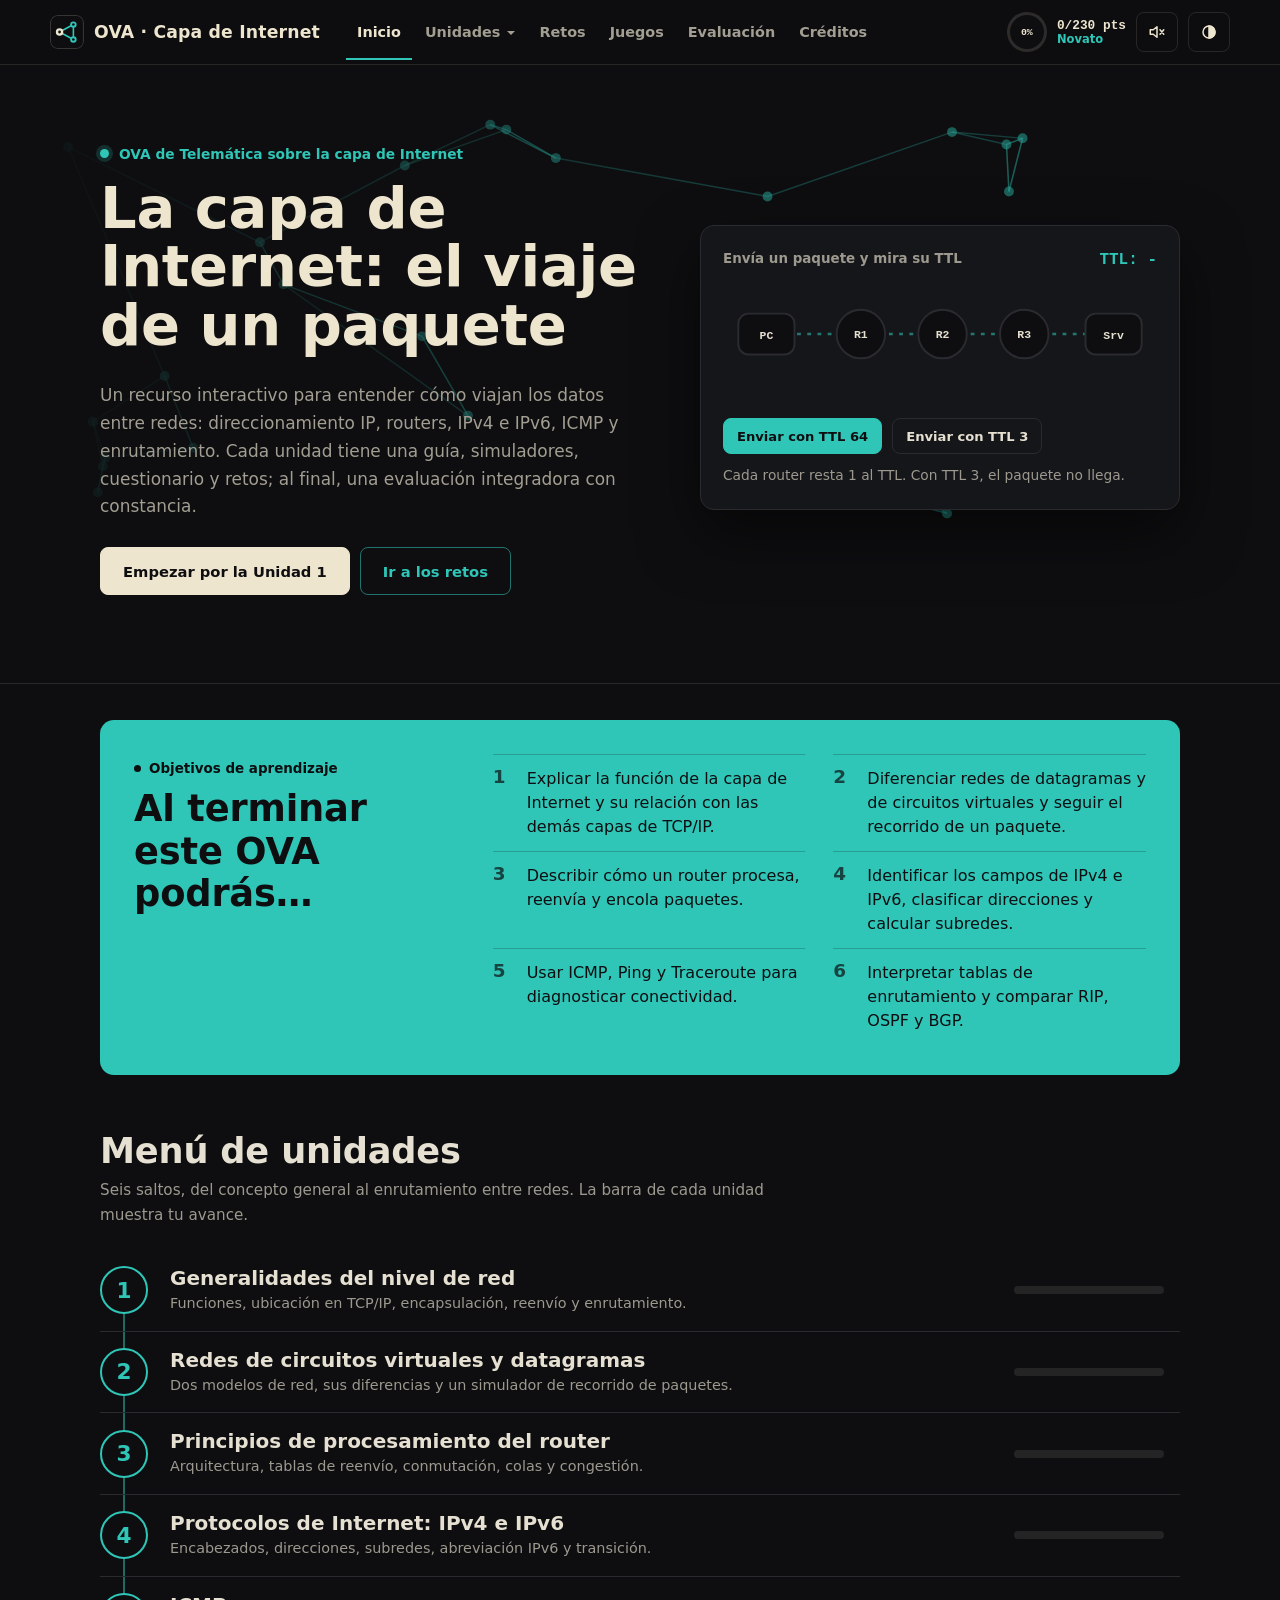
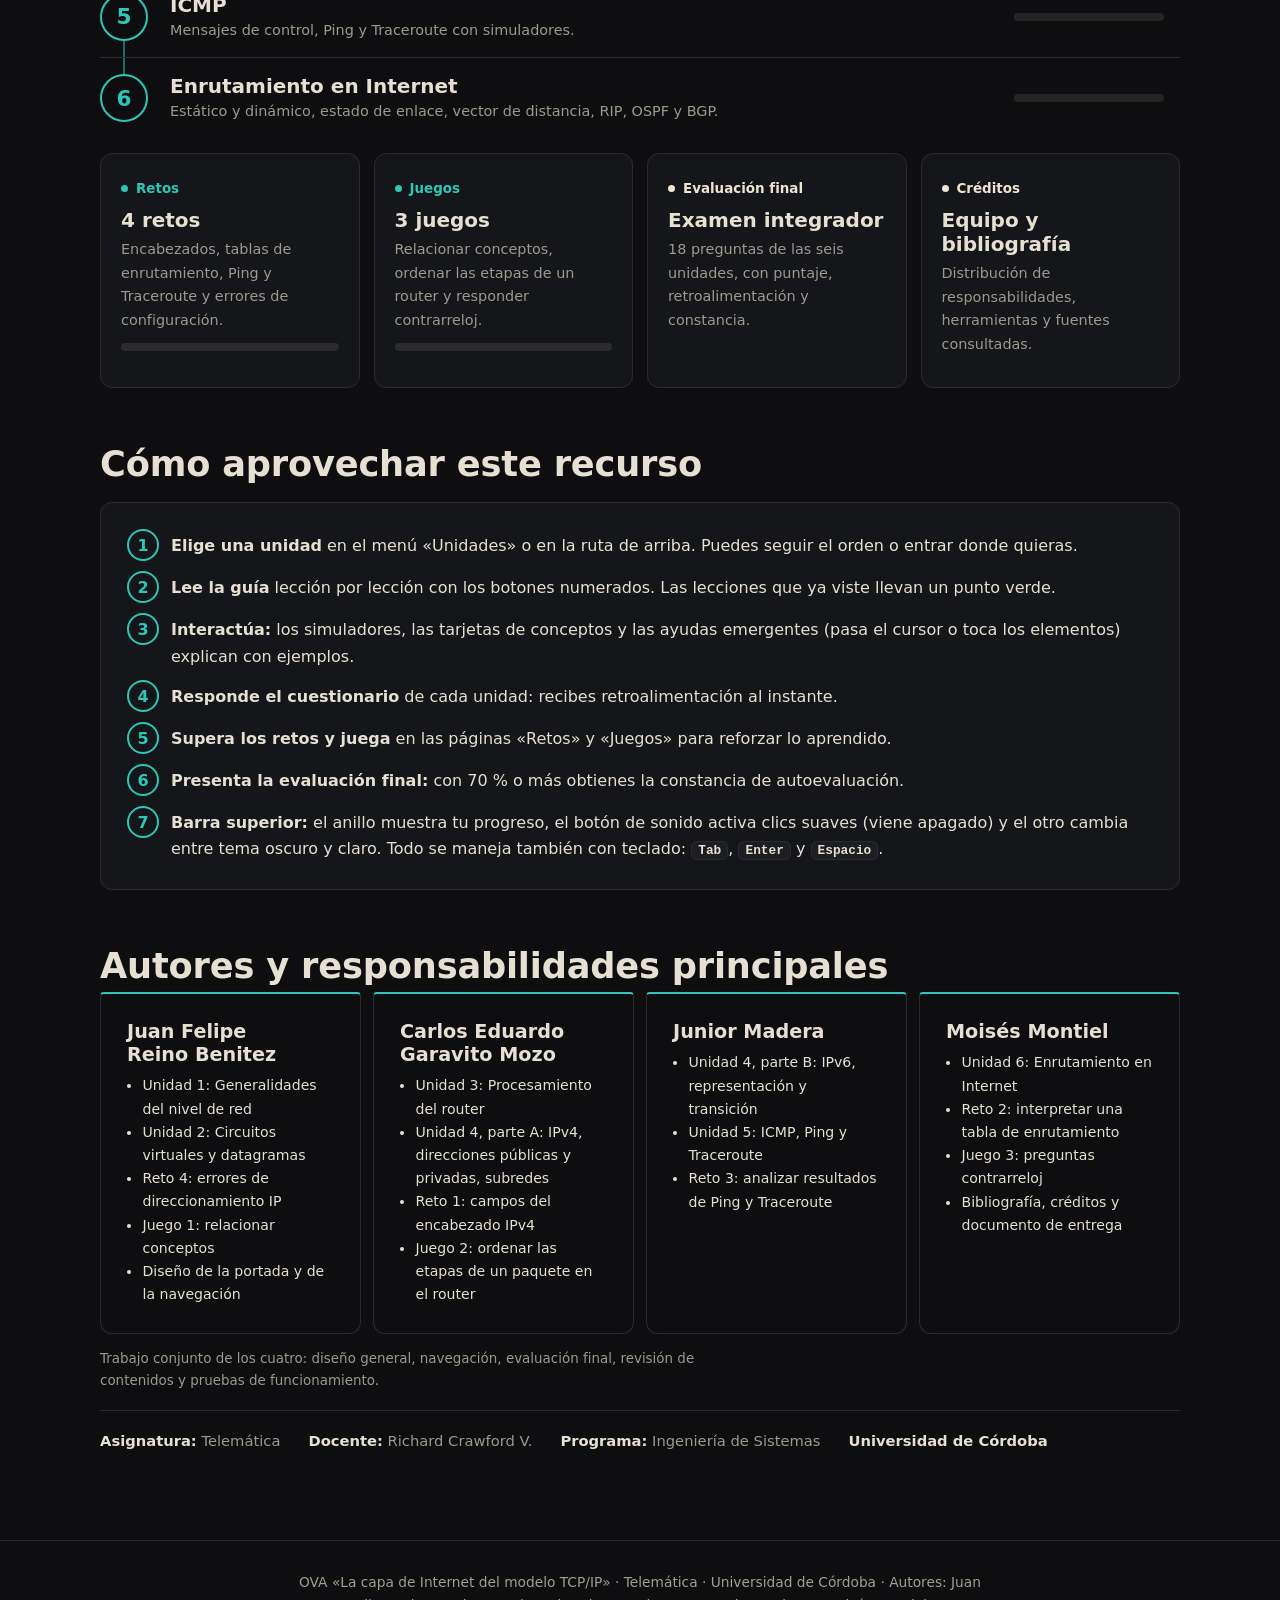
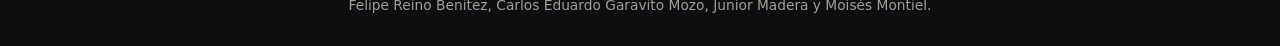
<file: index.html>
<!DOCTYPE html>
<html lang="es">

<head>
    <meta charset="UTF-8">
    <meta name="viewport" content="width=device-width, initial-scale=1.0">
    <meta name="description"
        content="OVA de Telemática sobre la capa de Internet del modelo TCP/IP: guías, simuladores, retos, juegos y evaluación final.">
    <title>Inicio | OVA Capa de Internet</title>
    <link rel="icon" type="image/svg+xml" href="img/favicon.svg">
    <link rel="stylesheet" href="css/style.css">
    <link rel="stylesheet" href="css/componentes.css">
    <script>(function () { try { var t = localStorage.getItem('ova_tema'); if (!t) t = 'dark'; document.documentElement.dataset.theme = t } catch (e) { } })();</script>
</head>

<body style="--mc:var(--m1)">
    <div class="aviso-zip" role="alert"
        style="background:#2fc6b8;color:#0e0e10;padding:14px 18px;font:600 16px/1.5 Segoe UI,Arial,sans-serif">Esta
        página se abrió sin sus estilos ni sus programas. Descomprime primero el .zip completo (clic derecho &gt;
        «Extraer todo») y abre <b>index.html</b> desde la carpeta extraída, no desde dentro del .zip.</div>

    <header class="barra">
        <nav class="navbar" aria-label="Navegación principal">
            <a class="brand" href="index.html"><img src="img/logo.svg" alt="" width="38" height="38"><span>OVA · Capa de
                    Internet</span></a>
            <button class="nav-toggle" type="button" aria-expanded="false" aria-controls="menu"
                aria-label="Abrir menú"><svg viewBox="0 0 24 24" fill="none" stroke="currentColor" stroke-width="2"
                    stroke-linecap="round" aria-hidden="true">
                    <path d="M4 7h16M4 12h16M4 17h16" />
                </svg></button>
            <div class="menu" id="menu">
                <ul class="nav-links">
                    <li><a href="index.html" class="active" aria-current="page">Inicio</a></li>
                    <li class="drop"><button class="drop-btn" type="button" aria-expanded="false"
                            aria-haspopup="true">Unidades</button>
                        <ul class="drop-menu">
                            <li><a href="unidad1.html" data-prog="u1" style="--mc:var(--m1)"><span class="n"
                                        style="--c:var(--m1)">1</span>Generalidades del nivel de red</a></li>
                            <li><a href="unidad2.html" data-prog="u2" style="--mc:var(--m2)"><span class="n"
                                        style="--c:var(--m2)">2</span>Redes de circuitos virtuales y datagramas</a></li>
                            <li><a href="unidad3.html" data-prog="u3" style="--mc:var(--m3)"><span class="n"
                                        style="--c:var(--m3)">3</span>Principios de procesamiento del router</a></li>
                            <li><a href="unidad4.html" data-prog="u4" style="--mc:var(--m4)"><span class="n"
                                        style="--c:var(--m4)">4</span>Protocolos de Internet: IPv4 e IPv6</a></li>
                            <li><a href="unidad5.html" data-prog="u5" style="--mc:var(--m5)"><span class="n"
                                        style="--c:var(--m5)">5</span>Protocolo de mensajes de control de Internet:
                                    ICMP</a></li>
                            <li><a href="unidad6.html" data-prog="u6" style="--mc:var(--m6)"><span class="n"
                                        style="--c:var(--m6)">6</span>Enrutamiento en Internet</a></li>
                        </ul>
                    </li>
                    <li><a href="retos.html">Retos</a></li>
                    <li><a href="juegos.html">Juegos</a></li>
                    <li><a href="examen.html">Evaluación</a></li>
                    <li><a href="creditos.html">Créditos</a></li>
                </ul>
                <div class="hud">
                    <div class="xp" id="xpRing" role="img" aria-label="Progreso total"><b id="xpNum">0%</b></div>
                    <div class="hudtxt"><b id="xpTxt">0/230 pts</b><small id="xpLvl">Novato</small></div>
                    <button class="btn alt icon" id="sndBtn" type="button" aria-pressed="false" aria-label="Sonido"
                        data-tip="Sonidos suaves al pulsar y acertar (apagado por defecto)"><svg class="on-ico"
                            viewBox="0 0 24 24" fill="none" stroke="currentColor" stroke-width="2"
                            stroke-linecap="round" stroke-linejoin="round" aria-hidden="true">
                            <path d="M3 9v6h4l5 4V5L7 9H3z" />
                            <path d="M16 8.5a5 5 0 010 7M18.8 5.7a9 9 0 010 12.6" />
                        </svg><svg class="off-ico" viewBox="0 0 24 24" fill="none" stroke="currentColor"
                            stroke-width="2" stroke-linecap="round" stroke-linejoin="round" aria-hidden="true">
                            <path d="M3 9v6h4l5 4V5L7 9H3z" />
                            <path d="M16 9l5 6M21 9l-5 6" />
                        </svg></button>
                    <button class="btn alt icon" id="themeBtn" type="button"
                        aria-label="Cambiar entre tema claro y oscuro" data-tip="Tema claro u oscuro"><svg
                            viewBox="0 0 24 24" fill="none" stroke="currentColor" stroke-width="2"
                            stroke-linecap="round" aria-hidden="true">
                            <circle cx="12" cy="12" r="8" />
                            <path d="M12 4a8 8 0 010 16z" fill="currentColor" />
                        </svg></button>
                </div>
            </div>
        </nav>
    </header>


    <section class="portada">
        <div class="contenedor">
            <div>
                <span class="etiqueta">OVA de Telemática sobre la capa de Internet</span>
                <h1>La capa de Internet: el viaje de un paquete</h1>
                <p>Un recurso interactivo para entender cómo viajan los datos entre redes: direccionamiento IP, routers,
                    IPv4 e IPv6, ICMP y enrutamiento. Cada unidad tiene una guía, simuladores, cuestionario y retos; al
                    final, una evaluación integradora con constancia.</p>
                <div class="acciones">
                    <a href="unidad1.html" class="btn claro">Empezar por la Unidad 1</a>
                    <a href="retos.html" class="btn borde">Ir a los retos</a>
                </div>
            </div>
            <div class="heroCard" aria-label="Demostración: un paquete atraviesa tres routers">
                <div class="hc-top"><span>Envía un paquete y mira su TTL</span><span class="hc-ip" id="hpTtl">TTL:
                        -</span></div>
                <svg class="nw" viewBox="0 0 340 100" role="img"
                    aria-label="Un paquete viaja del computador al servidor pasando por tres routers; cada router resta 1 al TTL">
                    <path class="ln" d="M34 40 H306" />
                    <g>
                        <rect class="nd" x="12" y="24" width="44" height="32" rx="8" /><text class="tx" x="34"
                            y="44">PC</text>
                    </g>
                    <g id="hr1">
                        <circle class="nd" cx="108" cy="40" r="19" /><text class="tx" x="108" y="43">R1</text>
                    </g>
                    <g id="hr2">
                        <circle class="nd" cx="172" cy="40" r="19" /><text class="tx" x="172" y="43">R2</text>
                    </g>
                    <g id="hr3">
                        <circle class="nd" cx="236" cy="40" r="19" /><text class="tx" x="236" y="43">R3</text>
                    </g>
                    <g>
                        <rect class="nd" x="284" y="24" width="44" height="32" rx="8" /><text class="tx" x="306"
                            y="44">Srv</text>
                    </g>
                    <g id="hpk" style="transform:translate(34px,40px);opacity:0">
                        <rect x="-26" y="-34" width="52" height="20" rx="7" style="fill:var(--m4)" /><text id="hpkT"
                            x="0" y="-20" text-anchor="middle" style="fill:var(--on);font:700 10px var(--mono)">TTL
                            64</text>
                    </g>
                </svg>
                <div class="hc-foot"><button class="btn sm" type="button" id="hSend64">Enviar con TTL 64</button><button
                        class="btn alt sm" type="button" id="hSend3">Enviar con TTL 3</button></div>
                <p class="hint" id="hLog" role="status" aria-live="polite" style="margin:10px 0 0">Cada router resta 1
                    al TTL. Con TTL 3, el paquete no llega.</p>
            </div>
        </div>
    </section>
    <main>
        <section class="objetivos" aria-labelledby="tObj">
            <div><span class="tag">Objetivos de aprendizaje</span>
                <h2 id="tObj">Al terminar este OVA podrás…</h2>
            </div>
            <ol>
                <li>Explicar la función de la capa de Internet y su relación con las demás capas de TCP/IP.</li>
                <li>Diferenciar redes de datagramas y de circuitos virtuales y seguir el recorrido de un paquete.</li>
                <li>Describir cómo un router procesa, reenvía y encola paquetes.</li>
                <li>Identificar los campos de IPv4 e IPv6, clasificar direcciones y calcular subredes.</li>
                <li>Usar ICMP, Ping y Traceroute para diagnosticar conectividad.</li>
                <li>Interpretar tablas de enrutamiento y comparar RIP, OSPF y BGP.</li>
            </ol>
        </section>

        <h2 class="titulo-seccion">Menú de unidades</h2>
        <p class="hint">Seis saltos, del concepto general al enrutamiento entre redes. La barra de cada unidad muestra
            tu avance.</p>
        <ol class="ruta">
            <li><a href="unidad1.html" style="--mc:var(--m1)"><span class="hop"
                        aria-hidden="true">1</span><span><b><span class="sr">Unidad 1: </span>Generalidades del nivel de
                            red</b><small>Funciones, ubicación en TCP/IP, encapsulación, reenvío y
                            enrutamiento.</small></span><span class="qprog" aria-hidden="true"><i
                            data-bar="u1"></i></span></a></li>
            <li><a href="unidad2.html" style="--mc:var(--m1)"><span class="hop"
                        aria-hidden="true">2</span><span><b><span class="sr">Unidad 2: </span>Redes de circuitos
                            virtuales y datagramas</b><small>Dos modelos de red, sus diferencias y un simulador de
                            recorrido de paquetes.</small></span><span class="qprog" aria-hidden="true"><i
                            data-bar="u2"></i></span></a></li>
            <li><a href="unidad3.html" style="--mc:var(--m1)"><span class="hop"
                        aria-hidden="true">3</span><span><b><span class="sr">Unidad 3: </span>Principios de
                            procesamiento del router</b><small>Arquitectura, tablas de reenvío, conmutación, colas y
                            congestión.</small></span><span class="qprog" aria-hidden="true"><i
                            data-bar="u3"></i></span></a></li>
            <li><a href="unidad4.html" style="--mc:var(--m1)"><span class="hop"
                        aria-hidden="true">4</span><span><b><span class="sr">Unidad 4: </span>Protocolos de Internet:
                            IPv4 e IPv6</b><small>Encabezados, direcciones, subredes, abreviación IPv6 y
                            transición.</small></span><span class="qprog" aria-hidden="true"><i
                            data-bar="u4"></i></span></a></li>
            <li><a href="unidad5.html" style="--mc:var(--m1)"><span class="hop"
                        aria-hidden="true">5</span><span><b><span class="sr">Unidad 5: </span>ICMP</b><small>Mensajes de
                            control, Ping y Traceroute con simuladores.</small></span><span class="qprog"
                        aria-hidden="true"><i data-bar="u5"></i></span></a></li>
            <li><a href="unidad6.html" style="--mc:var(--m1)"><span class="hop"
                        aria-hidden="true">6</span><span><b><span class="sr">Unidad 6: </span>Enrutamiento en
                            Internet</b><small>Estático y dinámico, estado de enlace, vector de distancia, RIP, OSPF y
                            BGP.</small></span><span class="qprog" aria-hidden="true"><i data-bar="u6"></i></span></a>
            </li>
        </ol>

        <div class="extras">
            <a class="card" href="retos.html"><span class="tag">Retos</span>
                <h3>4 retos</h3>
                <p>Encabezados, tablas de enrutamiento, Ping y Traceroute y errores de configuración.</p>
                <div class="qprog" aria-hidden="true"><i data-bar="retos"></i></div>
            </a>
            <a class="card" href="juegos.html"><span class="tag">Juegos</span>
                <h3>3 juegos</h3>
                <p>Relacionar conceptos, ordenar las etapas de un router y responder contrarreloj.</p>
                <div class="qprog" aria-hidden="true"><i data-bar="juegos"></i></div>
            </a>
            <a class="card" href="examen.html" style="--mc:var(--m4)"><span class="tag">Evaluación final</span>
                <h3>Examen integrador</h3>
                <p>18 preguntas de las seis unidades, con puntaje, retroalimentación y constancia.</p>
            </a>
            <a class="card" href="creditos.html" style="--mc:var(--m4)"><span class="tag">Créditos</span>
                <h3>Equipo y bibliografía</h3>
                <p>Distribución de responsabilidades, herramientas y fuentes consultadas.</p>
            </a>
        </div>

        <h2 class="titulo-seccion">Cómo aprovechar este recurso</h2>
        <div class="card">
            <ol class="steps4" style="margin:0">
                <li>
                    <div><b>Elige una unidad</b> en el menú «Unidades» o en la ruta de arriba. Puedes seguir el orden o
                        entrar donde quieras.</div>
                </li>
                <li>
                    <div><b>Lee la guía</b> lección por lección con los botones numerados. Las lecciones que ya viste
                        llevan un punto verde.</div>
                </li>
                <li>
                    <div><b>Interactúa:</b> los simuladores, las tarjetas de conceptos y las ayudas emergentes (pasa el
                        cursor o toca los elementos) explican con ejemplos.</div>
                </li>
                <li>
                    <div><b>Responde el cuestionario</b> de cada unidad: recibes retroalimentación al instante.</div>
                </li>
                <li>
                    <div><b>Supera los retos y juega</b> en las páginas «Retos» y «Juegos» para reforzar lo aprendido.
                    </div>
                </li>
                <li>
                    <div><b>Presenta la evaluación final:</b> con 70 % o más obtienes la constancia de autoevaluación.
                    </div>
                </li>
                <li>
                    <div><b>Barra superior:</b> el anillo muestra tu progreso, el botón de sonido activa clics suaves
                        (viene apagado) y el otro cambia entre tema oscuro y claro. Todo se maneja también con teclado:
                        <kbd>Tab</kbd>, <kbd>Enter</kbd> y <kbd>Espacio</kbd>.</div>
                </li>
            </ol>
        </div>

        <h2 class="titulo-seccion">Autores y responsabilidades principales</h2>
        <div class="team">
            <div class="card">
                <h3>Juan Felipe Reino Benitez</h3>
                <ul>
                    <li>Unidad 1: Generalidades del nivel de red</li>
                    <li>Unidad 2: Circuitos virtuales y datagramas</li>
                    <li>Reto 4: errores de direccionamiento IP</li>
                    <li>Juego 1: relacionar conceptos</li>
                    <li>Diseño de la portada y de la navegación</li>
                </ul>
            </div>
            <div class="card">
                <h3>Carlos Eduardo Garavito Mozo</h3>
                <ul>
                    <li>Unidad 3: Procesamiento del router</li>
                    <li>Unidad 4, parte A: IPv4, direcciones públicas y privadas, subredes</li>
                    <li>Reto 1: campos del encabezado IPv4</li>
                    <li>Juego 2: ordenar las etapas de un paquete en el router</li>
                </ul>
            </div>
            <div class="card">
                <h3>Junior Madera</h3>
                <ul>
                    <li>Unidad 4, parte B: IPv6, representación y transición</li>
                    <li>Unidad 5: ICMP, Ping y Traceroute</li>
                    <li>Reto 3: analizar resultados de Ping y Traceroute</li>
                </ul>
            </div>
            <div class="card">
                <h3>Moisés Montiel</h3>
                <ul>
                    <li>Unidad 6: Enrutamiento en Internet</li>
                    <li>Reto 2: interpretar una tabla de enrutamiento</li>
                    <li>Juego 3: preguntas contrarreloj</li>
                    <li>Bibliografía, créditos y documento de entrega</li>
                </ul>
            </div>
        </div>
        <p class="hint" style="margin-top:14px">Trabajo conjunto de los cuatro: diseño general, navegación, evaluación
            final, revisión de contenidos y pruebas de funcionamiento.</p>
        <p class="datos-curso"><span><b>Asignatura:</b> Telemática</span><span><b>Docente:</b> Richard Crawford
                V.</span><span><b>Programa:</b> Ingeniería de Sistemas</span><span><b>Universidad de Córdoba</b></span>
        </p>
    </main>

    <footer class="pie-pagina">
        <p>OVA «La capa de Internet del modelo TCP/IP» · Telemática · Universidad de Córdoba · Autores: Juan Felipe
            Reino Benitez, Carlos Eduardo Garavito Mozo, Junior Madera y Moisés Montiel.</p>
    </footer>
    <div class="toast" id="toast" role="status" aria-live="polite"></div>
    <canvas id="fx" aria-hidden="true"></canvas>
    <div class="tip" id="tip" role="tooltip"></div>

    <script src="js/app.js"></script>
    <script src="js/inicio.js"></script>
</body>

</html>
</file>
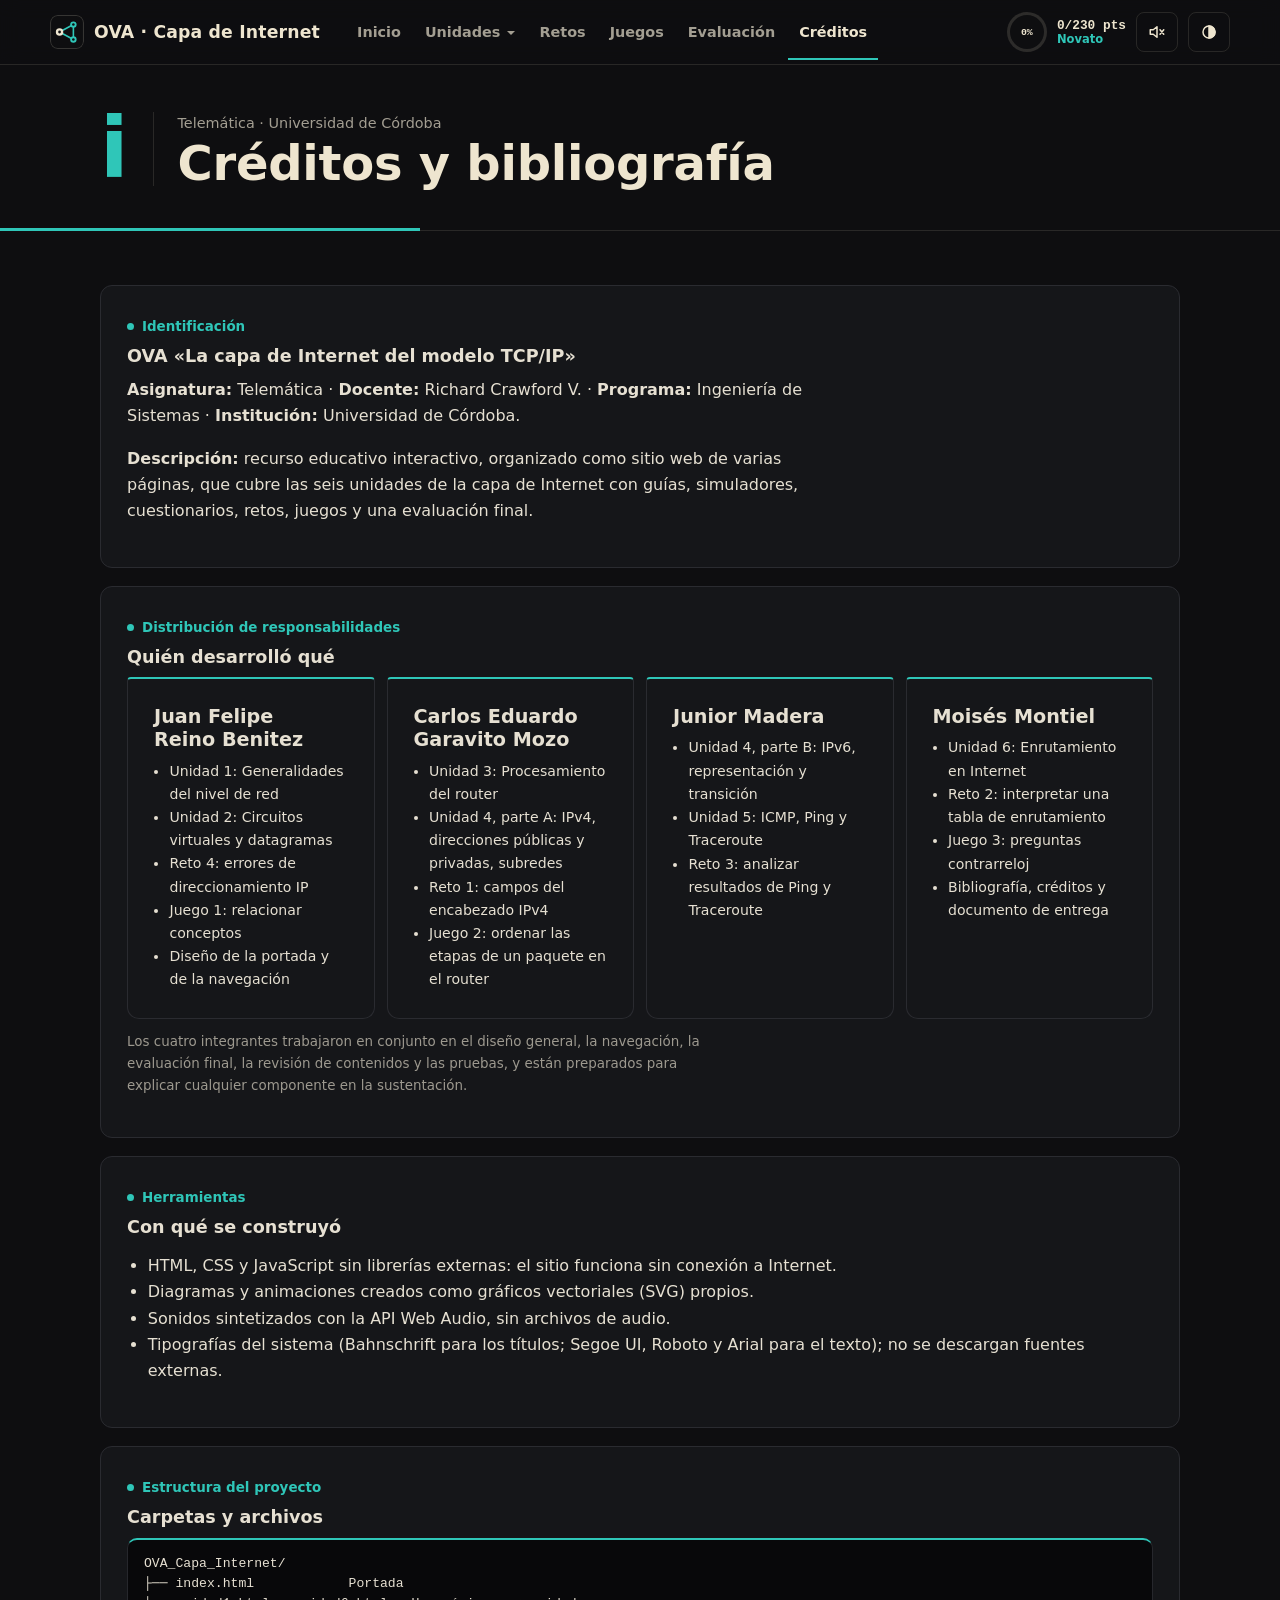
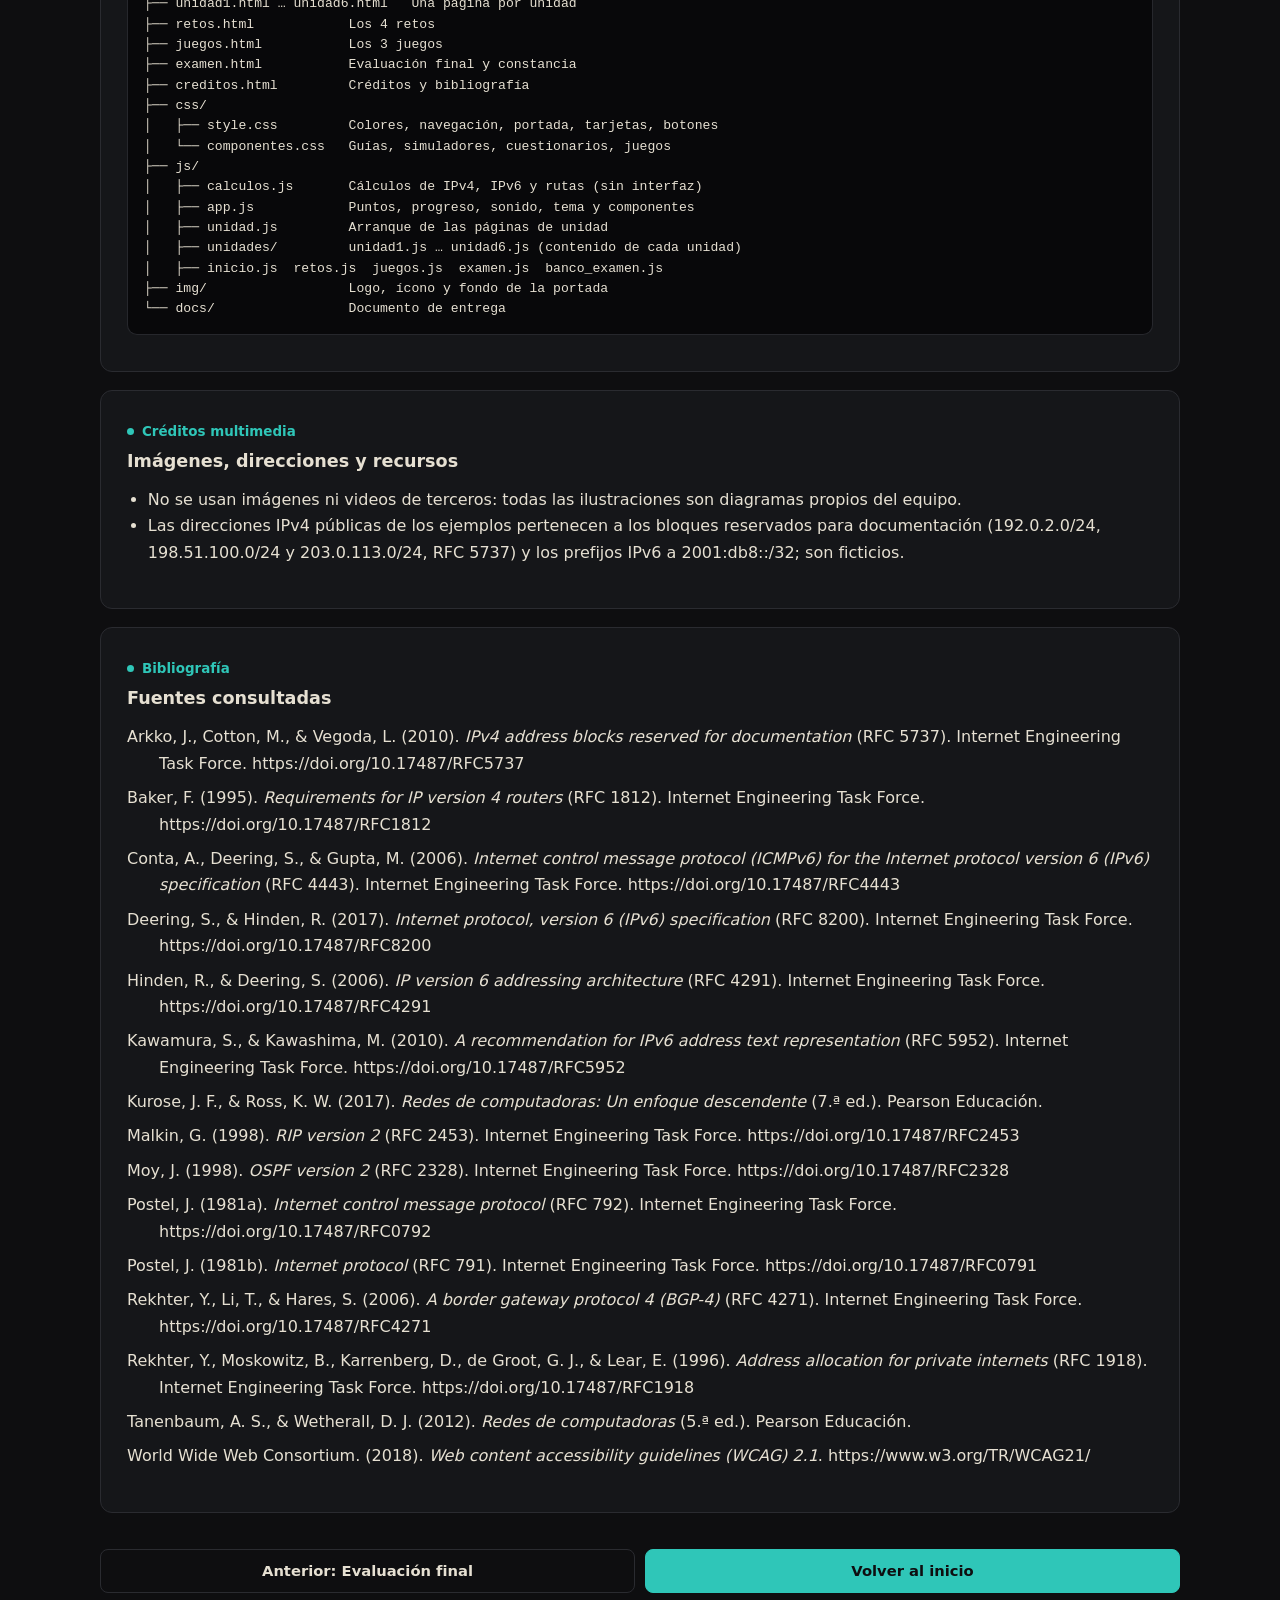
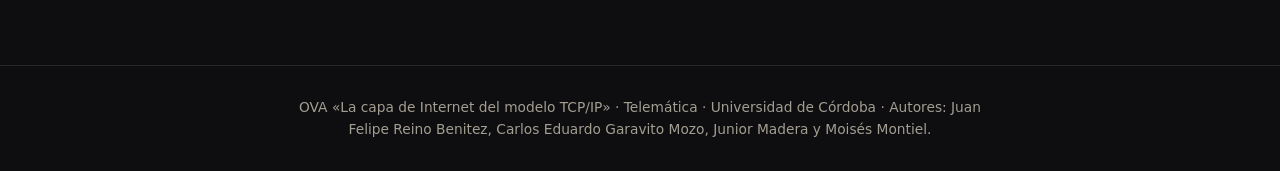
<file: creditos.html>
<!DOCTYPE html>
<html lang="es">

<head>
    <meta charset="UTF-8">
    <meta name="viewport" content="width=device-width, initial-scale=1.0">
    <meta name="description"
        content="OVA de Telemática sobre la capa de Internet del modelo TCP/IP: guías, simuladores, retos, juegos y evaluación final.">
    <title>Créditos y bibliografía | OVA Capa de Internet</title>
    <link rel="icon" type="image/svg+xml" href="img/favicon.svg">
    <link rel="stylesheet" href="css/style.css">
    <link rel="stylesheet" href="css/componentes.css">
    <script>(function () { try { var t = localStorage.getItem('ova_tema'); if (!t) t = 'dark'; document.documentElement.dataset.theme = t } catch (e) { } })();</script>
</head>

<body style="--mc:var(--m1)">
    <div class="aviso-zip" role="alert"
        style="background:#2fc6b8;color:#0e0e10;padding:14px 18px;font:600 16px/1.5 Segoe UI,Arial,sans-serif">Esta
        página se abrió sin sus estilos ni sus programas. Descomprime primero el .zip completo (clic derecho &gt;
        «Extraer todo») y abre <b>index.html</b> desde la carpeta extraída, no desde dentro del .zip.</div>

    <header class="barra">
        <nav class="navbar" aria-label="Navegación principal">
            <a class="brand" href="index.html"><img src="img/logo.svg" alt="" width="38" height="38"><span>OVA · Capa de
                    Internet</span></a>
            <button class="nav-toggle" type="button" aria-expanded="false" aria-controls="menu"
                aria-label="Abrir menú"><svg viewBox="0 0 24 24" fill="none" stroke="currentColor" stroke-width="2"
                    stroke-linecap="round" aria-hidden="true">
                    <path d="M4 7h16M4 12h16M4 17h16" />
                </svg></button>
            <div class="menu" id="menu">
                <ul class="nav-links">
                    <li><a href="index.html">Inicio</a></li>
                    <li class="drop"><button class="drop-btn" type="button" aria-expanded="false"
                            aria-haspopup="true">Unidades</button>
                        <ul class="drop-menu">
                            <li><a href="unidad1.html" data-prog="u1" style="--mc:var(--m1)"><span class="n"
                                        style="--c:var(--m1)">1</span>Generalidades del nivel de red</a></li>
                            <li><a href="unidad2.html" data-prog="u2" style="--mc:var(--m2)"><span class="n"
                                        style="--c:var(--m2)">2</span>Redes de circuitos virtuales y datagramas</a></li>
                            <li><a href="unidad3.html" data-prog="u3" style="--mc:var(--m3)"><span class="n"
                                        style="--c:var(--m3)">3</span>Principios de procesamiento del router</a></li>
                            <li><a href="unidad4.html" data-prog="u4" style="--mc:var(--m4)"><span class="n"
                                        style="--c:var(--m4)">4</span>Protocolos de Internet: IPv4 e IPv6</a></li>
                            <li><a href="unidad5.html" data-prog="u5" style="--mc:var(--m5)"><span class="n"
                                        style="--c:var(--m5)">5</span>Protocolo de mensajes de control de Internet:
                                    ICMP</a></li>
                            <li><a href="unidad6.html" data-prog="u6" style="--mc:var(--m6)"><span class="n"
                                        style="--c:var(--m6)">6</span>Enrutamiento en Internet</a></li>
                        </ul>
                    </li>
                    <li><a href="retos.html">Retos</a></li>
                    <li><a href="juegos.html">Juegos</a></li>
                    <li><a href="examen.html">Evaluación</a></li>
                    <li><a href="creditos.html" class="active" aria-current="page">Créditos</a></li>
                </ul>
                <div class="hud">
                    <div class="xp" id="xpRing" role="img" aria-label="Progreso total"><b id="xpNum">0%</b></div>
                    <div class="hudtxt"><b id="xpTxt">0/230 pts</b><small id="xpLvl">Novato</small></div>
                    <button class="btn alt icon" id="sndBtn" type="button" aria-pressed="false" aria-label="Sonido"
                        data-tip="Sonidos suaves al pulsar y acertar (apagado por defecto)"><svg class="on-ico"
                            viewBox="0 0 24 24" fill="none" stroke="currentColor" stroke-width="2"
                            stroke-linecap="round" stroke-linejoin="round" aria-hidden="true">
                            <path d="M3 9v6h4l5 4V5L7 9H3z" />
                            <path d="M16 8.5a5 5 0 010 7M18.8 5.7a9 9 0 010 12.6" />
                        </svg><svg class="off-ico" viewBox="0 0 24 24" fill="none" stroke="currentColor"
                            stroke-width="2" stroke-linecap="round" stroke-linejoin="round" aria-hidden="true">
                            <path d="M3 9v6h4l5 4V5L7 9H3z" />
                            <path d="M16 9l5 6M21 9l-5 6" />
                        </svg></button>
                    <button class="btn alt icon" id="themeBtn" type="button"
                        aria-label="Cambiar entre tema claro y oscuro" data-tip="Tema claro u oscuro"><svg
                            viewBox="0 0 24 24" fill="none" stroke="currentColor" stroke-width="2"
                            stroke-linecap="round" aria-hidden="true">
                            <circle cx="12" cy="12" r="8" />
                            <path d="M12 4a8 8 0 010 16z" fill="currentColor" />
                        </svg></button>
                </div>
            </div>
        </nav>
    </header>

    <section class="encabezado-pagina">
        <div class="contenedor">
            <div class="modnum" aria-hidden="true">i</div>
            <div>
                <p class="owner">Telemática · Universidad de Córdoba</p>
                <h1>Créditos y bibliografía</h1>
            </div>
        </div>
    </section>
    <main>
        <div class="card"><span class="tag">Identificación</span>
            <h3 style="margin-top:0">OVA «La capa de Internet del modelo TCP/IP»</h3>
            <p><b>Asignatura:</b> Telemática · <b>Docente:</b> Richard Crawford V. · <b>Programa:</b> Ingeniería de
                Sistemas · <b>Institución:</b> Universidad de Córdoba.</p>
            <p><b>Descripción:</b> recurso educativo interactivo, organizado como sitio web de varias páginas, que cubre
                las seis unidades de la capa de Internet con guías, simuladores, cuestionarios, retos, juegos y una
                evaluación final.</p>
        </div>
        <div class="card"><span class="tag">Distribución de responsabilidades</span>
            <h3 style="margin-top:0">Quién desarrolló qué</h3>
            <div class="team">
                <div class="card">
                    <h3>Juan Felipe Reino Benitez</h3>
                    <ul>
                        <li>Unidad 1: Generalidades del nivel de red</li>
                        <li>Unidad 2: Circuitos virtuales y datagramas</li>
                        <li>Reto 4: errores de direccionamiento IP</li>
                        <li>Juego 1: relacionar conceptos</li>
                        <li>Diseño de la portada y de la navegación</li>
                    </ul>
                </div>
                <div class="card">
                    <h3>Carlos Eduardo Garavito Mozo</h3>
                    <ul>
                        <li>Unidad 3: Procesamiento del router</li>
                        <li>Unidad 4, parte A: IPv4, direcciones públicas y privadas, subredes</li>
                        <li>Reto 1: campos del encabezado IPv4</li>
                        <li>Juego 2: ordenar las etapas de un paquete en el router</li>
                    </ul>
                </div>
                <div class="card">
                    <h3>Junior Madera</h3>
                    <ul>
                        <li>Unidad 4, parte B: IPv6, representación y transición</li>
                        <li>Unidad 5: ICMP, Ping y Traceroute</li>
                        <li>Reto 3: analizar resultados de Ping y Traceroute</li>
                    </ul>
                </div>
                <div class="card">
                    <h3>Moisés Montiel</h3>
                    <ul>
                        <li>Unidad 6: Enrutamiento en Internet</li>
                        <li>Reto 2: interpretar una tabla de enrutamiento</li>
                        <li>Juego 3: preguntas contrarreloj</li>
                        <li>Bibliografía, créditos y documento de entrega</li>
                    </ul>
                </div>
            </div>
            <p class="hint" style="margin-top:12px">Los cuatro integrantes trabajaron en conjunto en el diseño general,
                la navegación, la evaluación final, la revisión de contenidos y las pruebas, y están preparados para
                explicar cualquier componente en la sustentación.</p>
        </div>
        <div class="card"><span class="tag">Herramientas</span>
            <h3 style="margin-top:0">Con qué se construyó</h3>
            <ul>
                <li>HTML, CSS y JavaScript sin librerías externas: el sitio funciona sin conexión a Internet.</li>
                <li>Diagramas y animaciones creados como gráficos vectoriales (SVG) propios.</li>
                <li>Sonidos sintetizados con la API Web Audio, sin archivos de audio.</li>
                <li>Tipografías del sistema (Bahnschrift para los títulos; Segoe UI, Roboto y Arial para el texto); no
                    se descargan fuentes externas.</li>
            </ul>
        </div>
        <div class="card"><span class="tag">Estructura del proyecto</span>
            <h3 style="margin-top:0">Carpetas y archivos</h3>
            <pre class="cli" style="min-height:0">OVA_Capa_Internet/
├── index.html            Portada
├── unidad1.html … unidad6.html   Una página por unidad
├── retos.html            Los 4 retos
├── juegos.html           Los 3 juegos
├── examen.html           Evaluación final y constancia
├── creditos.html         Créditos y bibliografía
├── css/
│   ├── style.css         Colores, navegación, portada, tarjetas, botones
│   └── componentes.css   Guías, simuladores, cuestionarios, juegos
├── js/
│   ├── calculos.js       Cálculos de IPv4, IPv6 y rutas (sin interfaz)
│   ├── app.js            Puntos, progreso, sonido, tema y componentes
│   ├── unidad.js         Arranque de las páginas de unidad
│   ├── unidades/         unidad1.js … unidad6.js (contenido de cada unidad)
│   ├── inicio.js  retos.js  juegos.js  examen.js  banco_examen.js
├── img/                  Logo, ícono y fondo de la portada
└── docs/                 Documento de entrega</pre>
        </div>
        <div class="card"><span class="tag">Créditos multimedia</span>
            <h3 style="margin-top:0">Imágenes, direcciones y recursos</h3>
            <ul>
                <li>No se usan imágenes ni videos de terceros: todas las ilustraciones son diagramas propios del equipo.
                </li>
                <li>Las direcciones IPv4 públicas de los ejemplos pertenecen a los bloques reservados para documentación
                    (192.0.2.0/24, 198.51.100.0/24 y 203.0.113.0/24, RFC 5737) y los prefijos IPv6 a 2001:db8::/32; son
                    ficticios.</li>
            </ul>
        </div>
        <div class="card"><span class="tag">Bibliografía</span>
            <h3 style="margin-top:0">Fuentes consultadas</h3>
            <ul class="refs" style="list-style:none;padding-left:0">
                <li style="padding-left:2em;text-indent:-2em">Arkko, J., Cotton, M., & Vegoda, L. (2010). <i>IPv4
                        address blocks reserved for documentation</i> (RFC 5737). Internet Engineering Task Force.
                    https://doi.org/10.17487/RFC5737</li>
                <li style="padding-left:2em;text-indent:-2em">Baker, F. (1995). <i>Requirements for IP version 4
                        routers</i> (RFC 1812). Internet Engineering Task Force. https://doi.org/10.17487/RFC1812</li>
                <li style="padding-left:2em;text-indent:-2em">Conta, A., Deering, S., & Gupta, M. (2006). <i>Internet
                        control message protocol (ICMPv6) for the Internet protocol version 6 (IPv6) specification</i>
                    (RFC 4443). Internet Engineering Task Force. https://doi.org/10.17487/RFC4443</li>
                <li style="padding-left:2em;text-indent:-2em">Deering, S., & Hinden, R. (2017). <i>Internet protocol,
                        version 6 (IPv6) specification</i> (RFC 8200). Internet Engineering Task Force.
                    https://doi.org/10.17487/RFC8200</li>
                <li style="padding-left:2em;text-indent:-2em">Hinden, R., & Deering, S. (2006). <i>IP version 6
                        addressing architecture</i> (RFC 4291). Internet Engineering Task Force.
                    https://doi.org/10.17487/RFC4291</li>
                <li style="padding-left:2em;text-indent:-2em">Kawamura, S., & Kawashima, M. (2010). <i>A recommendation
                        for IPv6 address text representation</i> (RFC 5952). Internet Engineering Task Force.
                    https://doi.org/10.17487/RFC5952</li>
                <li style="padding-left:2em;text-indent:-2em">Kurose, J. F., & Ross, K. W. (2017). <i>Redes de
                        computadoras: Un enfoque descendente</i> (7.ª ed.). Pearson Educación.</li>
                <li style="padding-left:2em;text-indent:-2em">Malkin, G. (1998). <i>RIP version 2</i> (RFC 2453).
                    Internet Engineering Task Force. https://doi.org/10.17487/RFC2453</li>
                <li style="padding-left:2em;text-indent:-2em">Moy, J. (1998). <i>OSPF version 2</i> (RFC 2328). Internet
                    Engineering Task Force. https://doi.org/10.17487/RFC2328</li>
                <li style="padding-left:2em;text-indent:-2em">Postel, J. (1981a). <i>Internet control message
                        protocol</i> (RFC 792). Internet Engineering Task Force. https://doi.org/10.17487/RFC0792</li>
                <li style="padding-left:2em;text-indent:-2em">Postel, J. (1981b). <i>Internet protocol</i> (RFC 791).
                    Internet Engineering Task Force. https://doi.org/10.17487/RFC0791</li>
                <li style="padding-left:2em;text-indent:-2em">Rekhter, Y., Li, T., & Hares, S. (2006). <i>A border
                        gateway protocol 4 (BGP-4)</i> (RFC 4271). Internet Engineering Task Force.
                    https://doi.org/10.17487/RFC4271</li>
                <li style="padding-left:2em;text-indent:-2em">Rekhter, Y., Moskowitz, B., Karrenberg, D., de Groot, G.
                    J., & Lear, E. (1996). <i>Address allocation for private internets</i> (RFC 1918). Internet
                    Engineering Task Force. https://doi.org/10.17487/RFC1918</li>
                <li style="padding-left:2em;text-indent:-2em">Tanenbaum, A. S., & Wetherall, D. J. (2012). <i>Redes de
                        computadoras</i> (5.ª ed.). Pearson Educación.</li>
                <li style="padding-left:2em;text-indent:-2em">World Wide Web Consortium. (2018). <i>Web content
                        accessibility guidelines (WCAG) 2.1</i>. https://www.w3.org/TR/WCAG21/</li>
            </ul>
        </div>
        <div class="pager"><a class="btn alt" href="examen.html">Anterior: Evaluación final</a><a class="btn"
                href="index.html">Volver al inicio</a></div>
    </main>

    <footer class="pie-pagina">
        <p>OVA «La capa de Internet del modelo TCP/IP» · Telemática · Universidad de Córdoba · Autores: Juan Felipe
            Reino Benitez, Carlos Eduardo Garavito Mozo, Junior Madera y Moisés Montiel.</p>
    </footer>
    <div class="toast" id="toast" role="status" aria-live="polite"></div>
    <canvas id="fx" aria-hidden="true"></canvas>
    <div class="tip" id="tip" role="tooltip"></div>

    <script src="js/app.js"></script>
    <script src="js/creditos.js"></script>
</body>

</html>
</file>
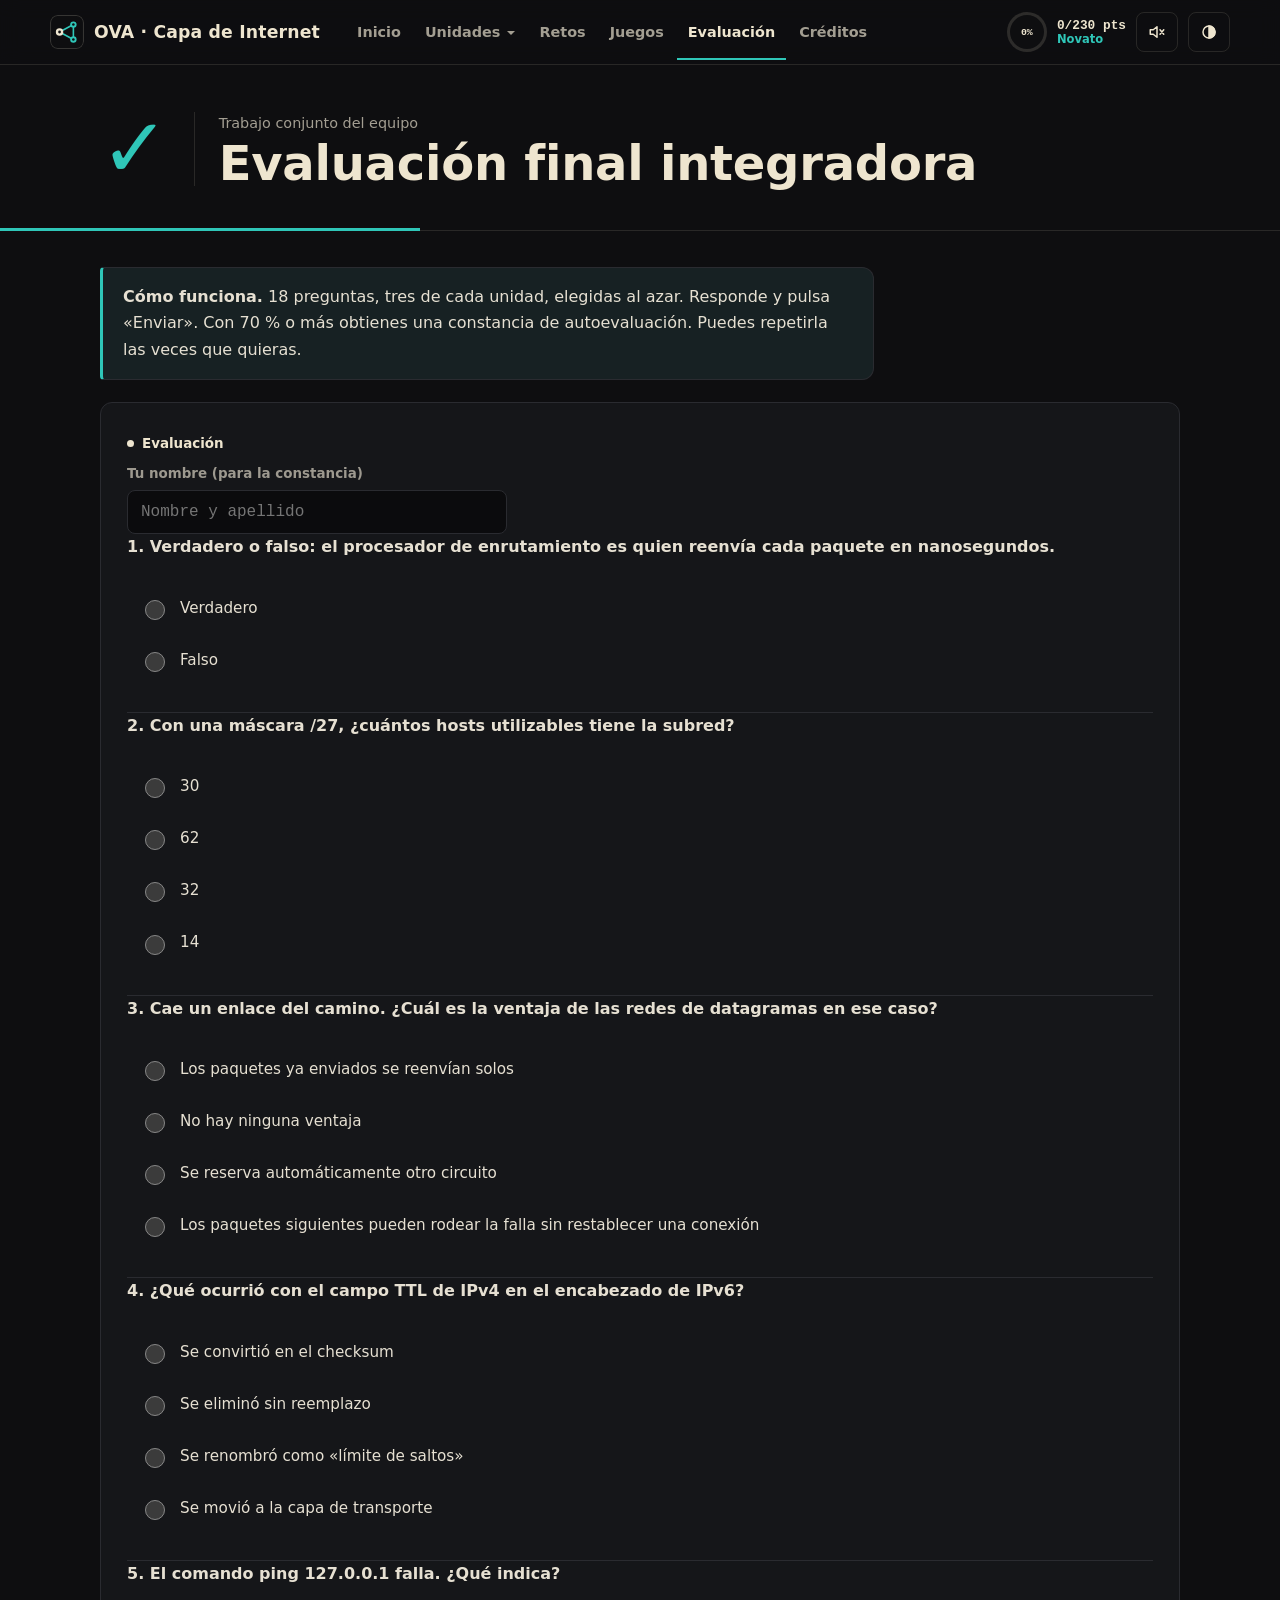
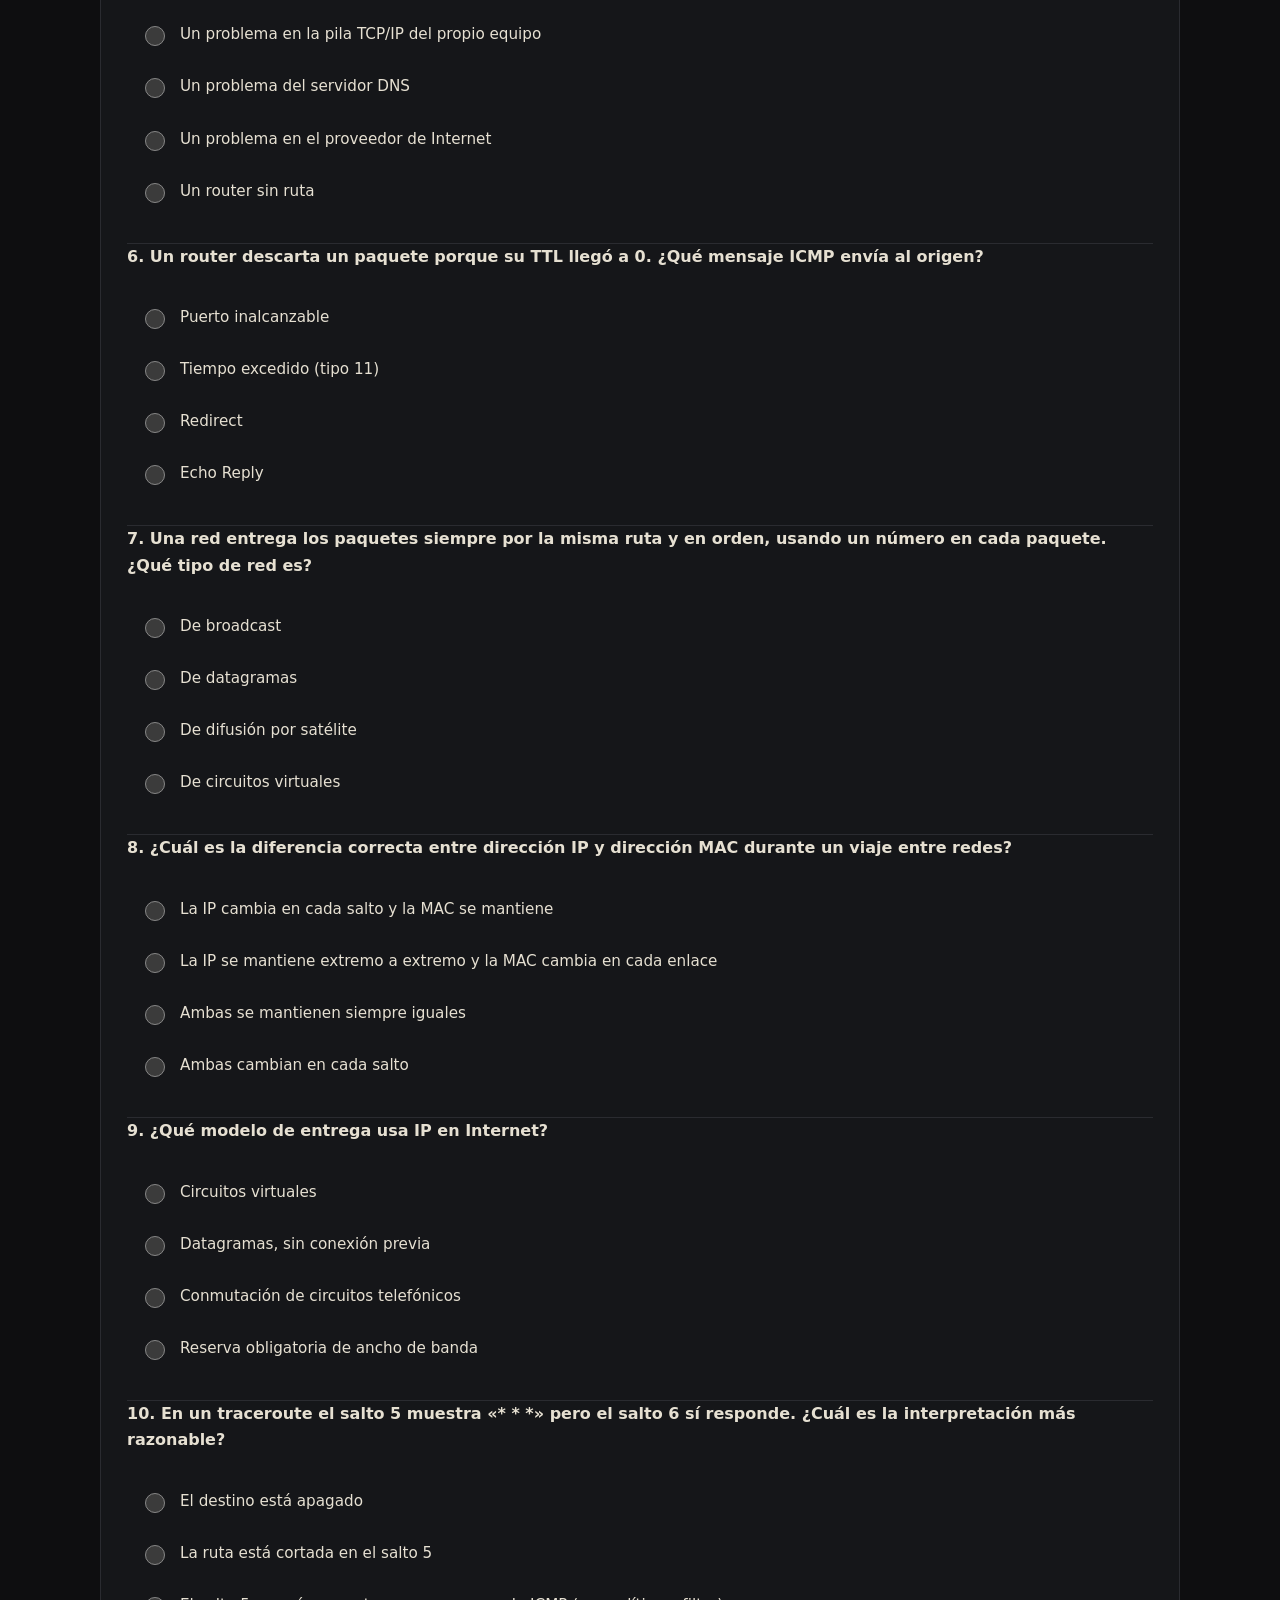
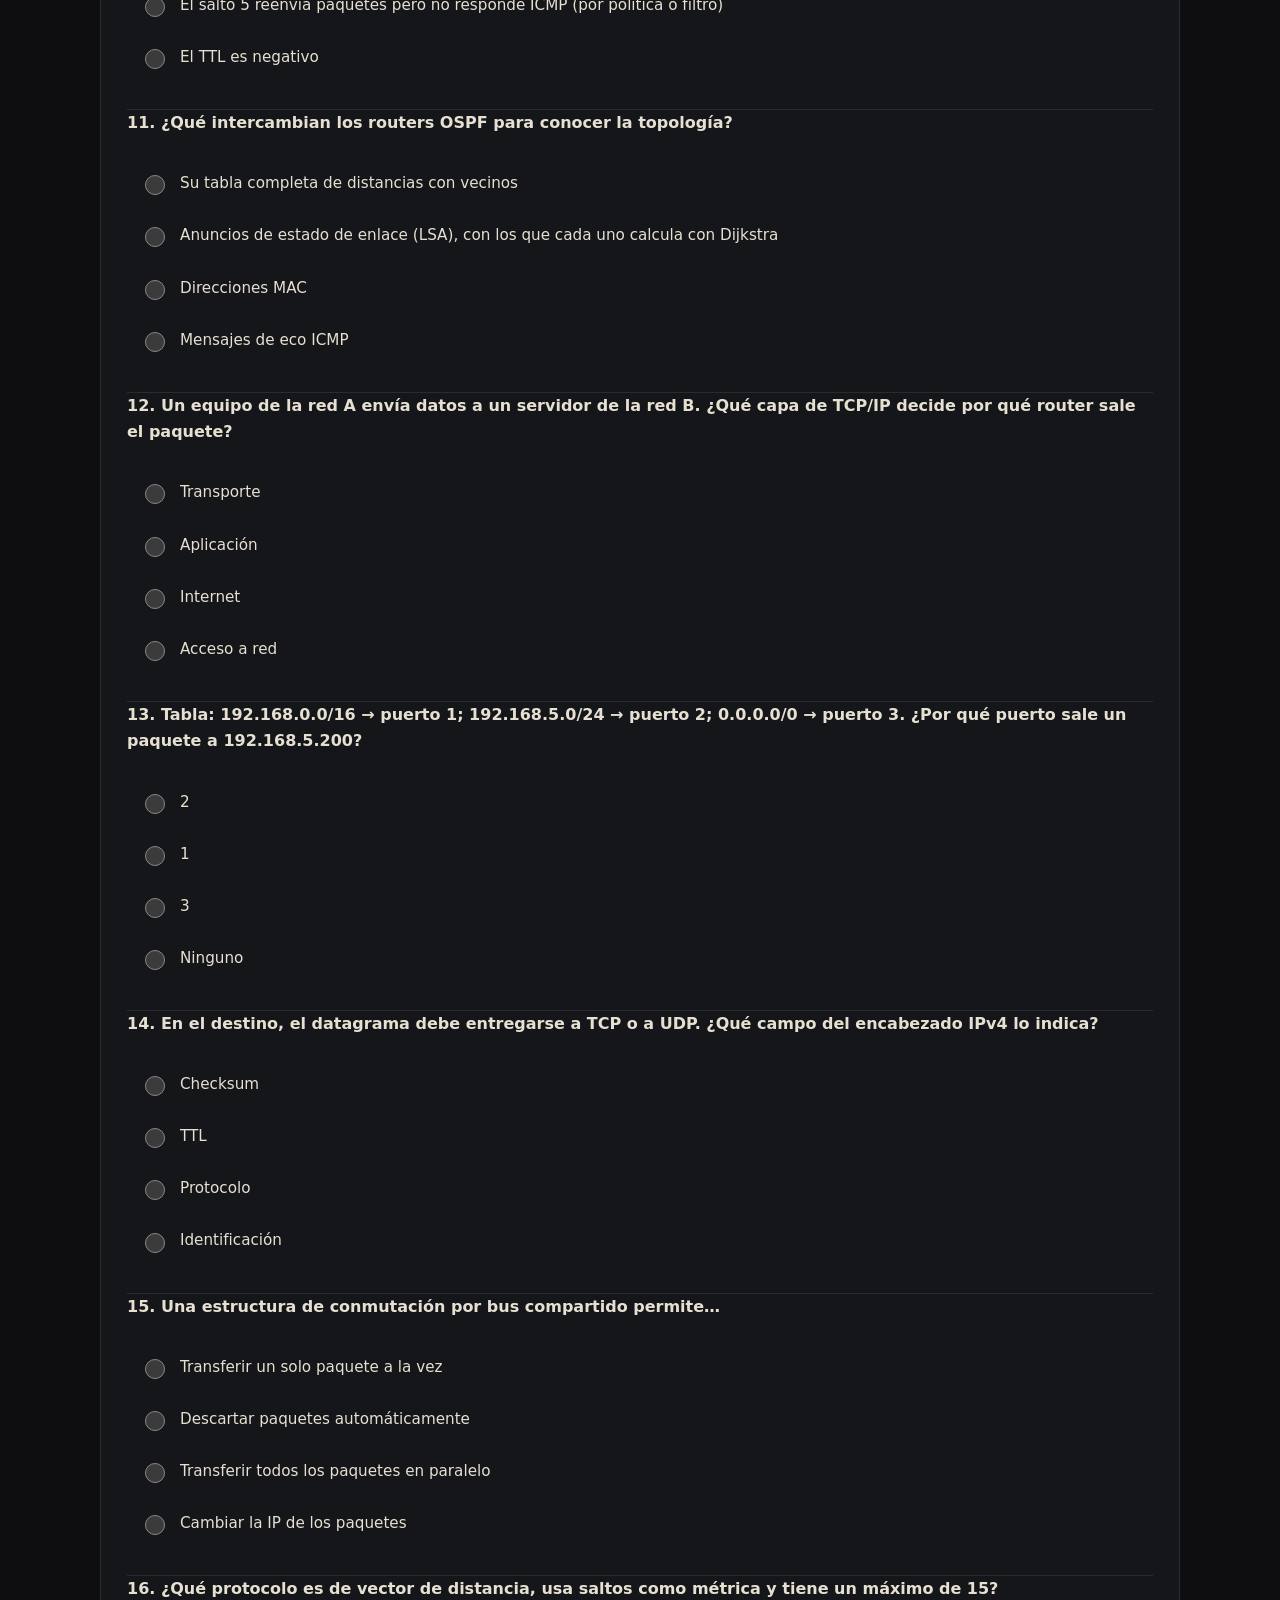
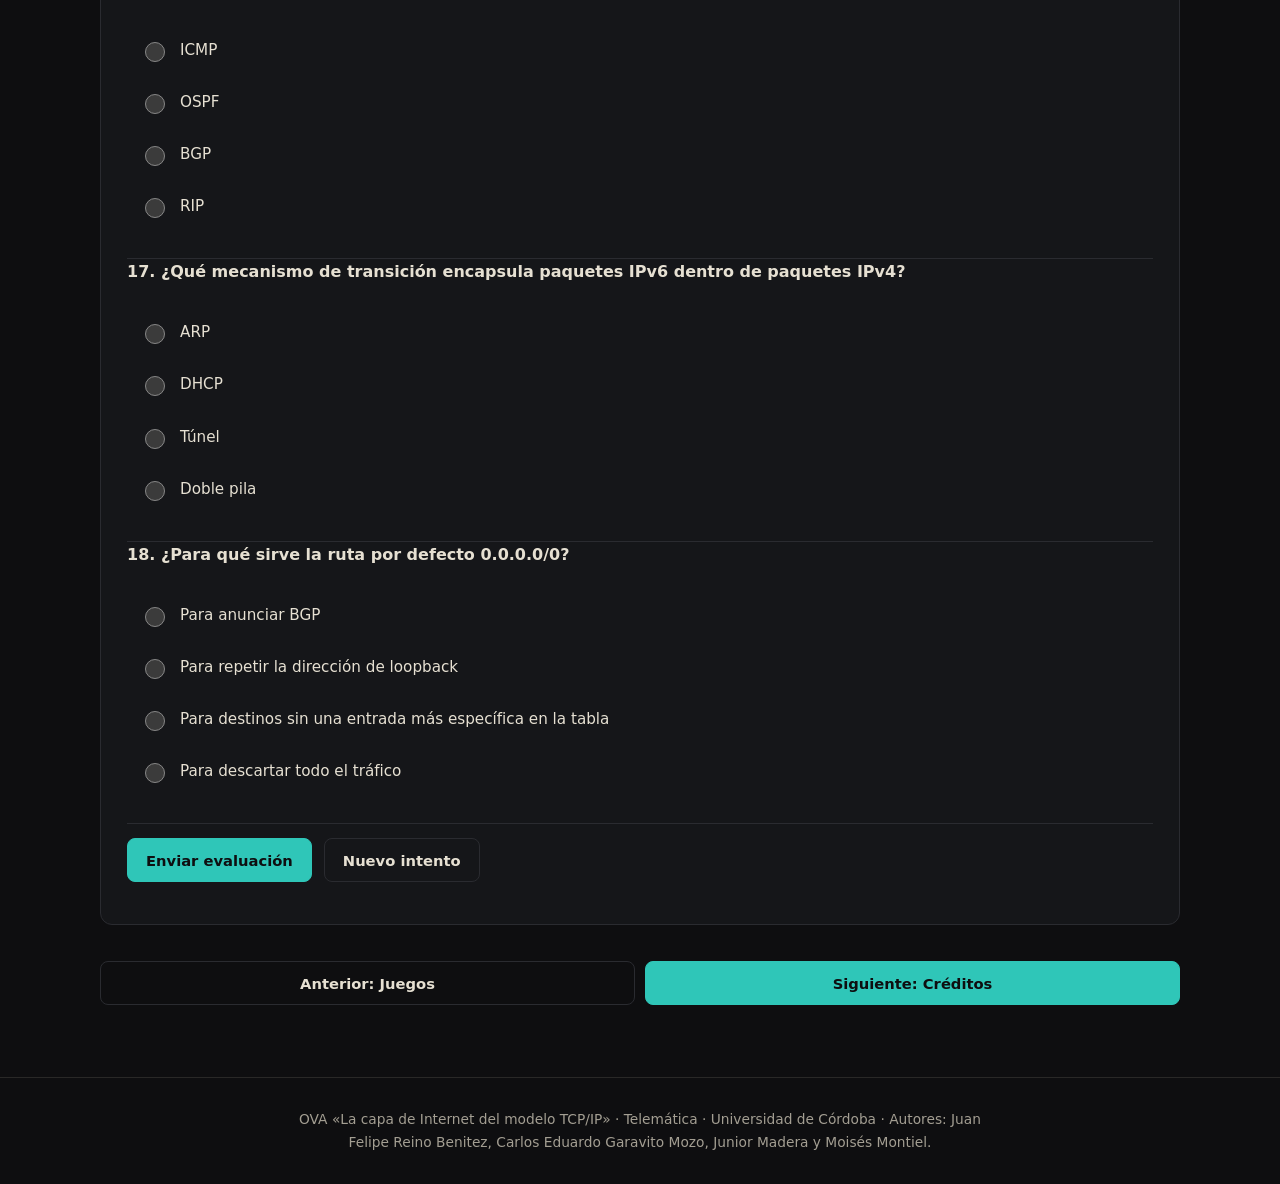
<file: examen.html>
<!DOCTYPE html>
<html lang="es">

<head>
    <meta charset="UTF-8">
    <meta name="viewport" content="width=device-width, initial-scale=1.0">
    <meta name="description"
        content="OVA de Telemática sobre la capa de Internet del modelo TCP/IP: guías, simuladores, retos, juegos y evaluación final.">
    <title>Evaluación final | OVA Capa de Internet</title>
    <link rel="icon" type="image/svg+xml" href="img/favicon.svg">
    <link rel="stylesheet" href="css/style.css">
    <link rel="stylesheet" href="css/componentes.css">
    <script>(function () { try { var t = localStorage.getItem('ova_tema'); if (!t) t = 'dark'; document.documentElement.dataset.theme = t } catch (e) { } })();</script>
</head>

<body style="--mc:var(--m4)">
    <div class="aviso-zip" role="alert"
        style="background:#2fc6b8;color:#0e0e10;padding:14px 18px;font:600 16px/1.5 Segoe UI,Arial,sans-serif">Esta
        página se abrió sin sus estilos ni sus programas. Descomprime primero el .zip completo (clic derecho &gt;
        «Extraer todo») y abre <b>index.html</b> desde la carpeta extraída, no desde dentro del .zip.</div>

    <header class="barra">
        <nav class="navbar" aria-label="Navegación principal">
            <a class="brand" href="index.html"><img src="img/logo.svg" alt="" width="38" height="38"><span>OVA · Capa de
                    Internet</span></a>
            <button class="nav-toggle" type="button" aria-expanded="false" aria-controls="menu"
                aria-label="Abrir menú"><svg viewBox="0 0 24 24" fill="none" stroke="currentColor" stroke-width="2"
                    stroke-linecap="round" aria-hidden="true">
                    <path d="M4 7h16M4 12h16M4 17h16" />
                </svg></button>
            <div class="menu" id="menu">
                <ul class="nav-links">
                    <li><a href="index.html">Inicio</a></li>
                    <li class="drop"><button class="drop-btn" type="button" aria-expanded="false"
                            aria-haspopup="true">Unidades</button>
                        <ul class="drop-menu">
                            <li><a href="unidad1.html" data-prog="u1" style="--mc:var(--m1)"><span class="n"
                                        style="--c:var(--m1)">1</span>Generalidades del nivel de red</a></li>
                            <li><a href="unidad2.html" data-prog="u2" style="--mc:var(--m2)"><span class="n"
                                        style="--c:var(--m2)">2</span>Redes de circuitos virtuales y datagramas</a></li>
                            <li><a href="unidad3.html" data-prog="u3" style="--mc:var(--m3)"><span class="n"
                                        style="--c:var(--m3)">3</span>Principios de procesamiento del router</a></li>
                            <li><a href="unidad4.html" data-prog="u4" style="--mc:var(--m4)"><span class="n"
                                        style="--c:var(--m4)">4</span>Protocolos de Internet: IPv4 e IPv6</a></li>
                            <li><a href="unidad5.html" data-prog="u5" style="--mc:var(--m5)"><span class="n"
                                        style="--c:var(--m5)">5</span>Protocolo de mensajes de control de Internet:
                                    ICMP</a></li>
                            <li><a href="unidad6.html" data-prog="u6" style="--mc:var(--m6)"><span class="n"
                                        style="--c:var(--m6)">6</span>Enrutamiento en Internet</a></li>
                        </ul>
                    </li>
                    <li><a href="retos.html">Retos</a></li>
                    <li><a href="juegos.html">Juegos</a></li>
                    <li><a href="examen.html" class="active" aria-current="page">Evaluación</a></li>
                    <li><a href="creditos.html">Créditos</a></li>
                </ul>
                <div class="hud">
                    <div class="xp" id="xpRing" role="img" aria-label="Progreso total"><b id="xpNum">0%</b></div>
                    <div class="hudtxt"><b id="xpTxt">0/230 pts</b><small id="xpLvl">Novato</small></div>
                    <button class="btn alt icon" id="sndBtn" type="button" aria-pressed="false" aria-label="Sonido"
                        data-tip="Sonidos suaves al pulsar y acertar (apagado por defecto)"><svg class="on-ico"
                            viewBox="0 0 24 24" fill="none" stroke="currentColor" stroke-width="2"
                            stroke-linecap="round" stroke-linejoin="round" aria-hidden="true">
                            <path d="M3 9v6h4l5 4V5L7 9H3z" />
                            <path d="M16 8.5a5 5 0 010 7M18.8 5.7a9 9 0 010 12.6" />
                        </svg><svg class="off-ico" viewBox="0 0 24 24" fill="none" stroke="currentColor"
                            stroke-width="2" stroke-linecap="round" stroke-linejoin="round" aria-hidden="true">
                            <path d="M3 9v6h4l5 4V5L7 9H3z" />
                            <path d="M16 9l5 6M21 9l-5 6" />
                        </svg></button>
                    <button class="btn alt icon" id="themeBtn" type="button"
                        aria-label="Cambiar entre tema claro y oscuro" data-tip="Tema claro u oscuro"><svg
                            viewBox="0 0 24 24" fill="none" stroke="currentColor" stroke-width="2"
                            stroke-linecap="round" aria-hidden="true">
                            <circle cx="12" cy="12" r="8" />
                            <path d="M12 4a8 8 0 010 16z" fill="currentColor" />
                        </svg></button>
                </div>
            </div>
        </nav>
    </header>

    <section class="encabezado-pagina">
        <div class="contenedor">
            <div class="modnum" aria-hidden="true">✓</div>
            <div>
                <p class="owner">Trabajo conjunto del equipo</p>
                <h1>Evaluación final integradora</h1>
            </div>
        </div>
    </section>
    <main>
        <div class="story"><b>Cómo funciona.</b> 18 preguntas, tres de cada unidad, elegidas al azar. Responde y pulsa
            «Enviar». Con 70 % o más obtienes una constancia de autoevaluación. Puedes repetirla las veces que quieras.
        </div>
        <div class="card" style="--mc:var(--m4)"><span class="tag">Evaluación</span>
            <div class="row">
                <div style="max-width:380px"><label for="nameIn">Tu nombre (para la constancia)</label><input
                        id="nameIn" type="text" autocomplete="name" maxlength="60" placeholder="Nombre y apellido">
                </div>
            </div>
            <form id="qForm" class="quiz" onsubmit="return false"></form>
            <div class="row" style="margin-top:14px">
                <div class="fit"><button class="btn m5" type="button" id="qSend">Enviar evaluación</button></div>
                <div class="fit"><button class="btn alt" type="button" id="qNew">Nuevo intento</button></div>
            </div>
            <p id="qScore" class="mono" style="font-weight:700;margin-top:12px" role="status" aria-live="polite"></p>
            <div id="qDet"></div>
            <div id="qCert"></div>
        </div>
        <div class="pager"><a class="btn alt" href="juegos.html">Anterior: Juegos</a><a class="btn"
                href="creditos.html">Siguiente: Créditos</a></div>
    </main>

    <footer class="pie-pagina">
        <p>OVA «La capa de Internet del modelo TCP/IP» · Telemática · Universidad de Córdoba · Autores: Juan Felipe
            Reino Benitez, Carlos Eduardo Garavito Mozo, Junior Madera y Moisés Montiel.</p>
    </footer>
    <div class="toast" id="toast" role="status" aria-live="polite"></div>
    <canvas id="fx" aria-hidden="true"></canvas>
    <div class="tip" id="tip" role="tooltip"></div>

    <script src="js/app.js"></script>
    <script src="js/banco_examen.js"></script>
    <script src="js/examen.js"></script>
</body>

</html>
</file>
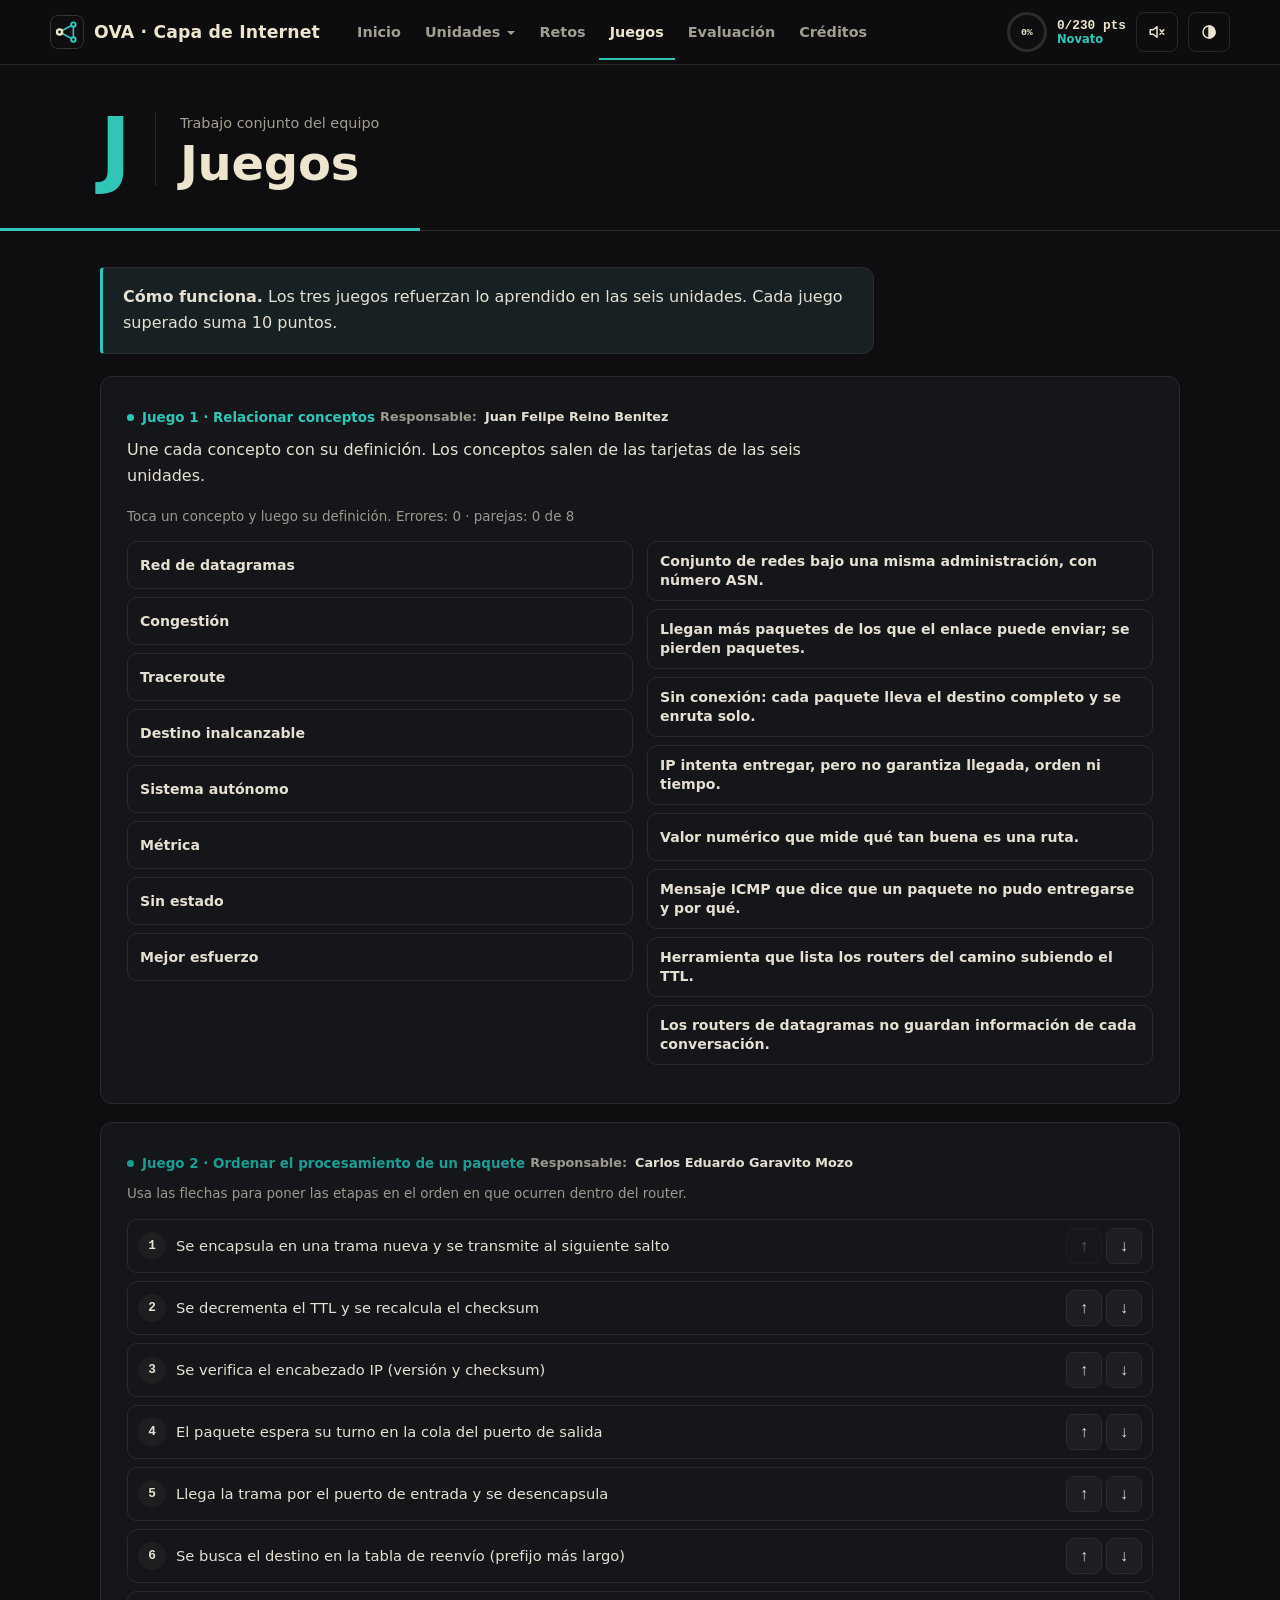
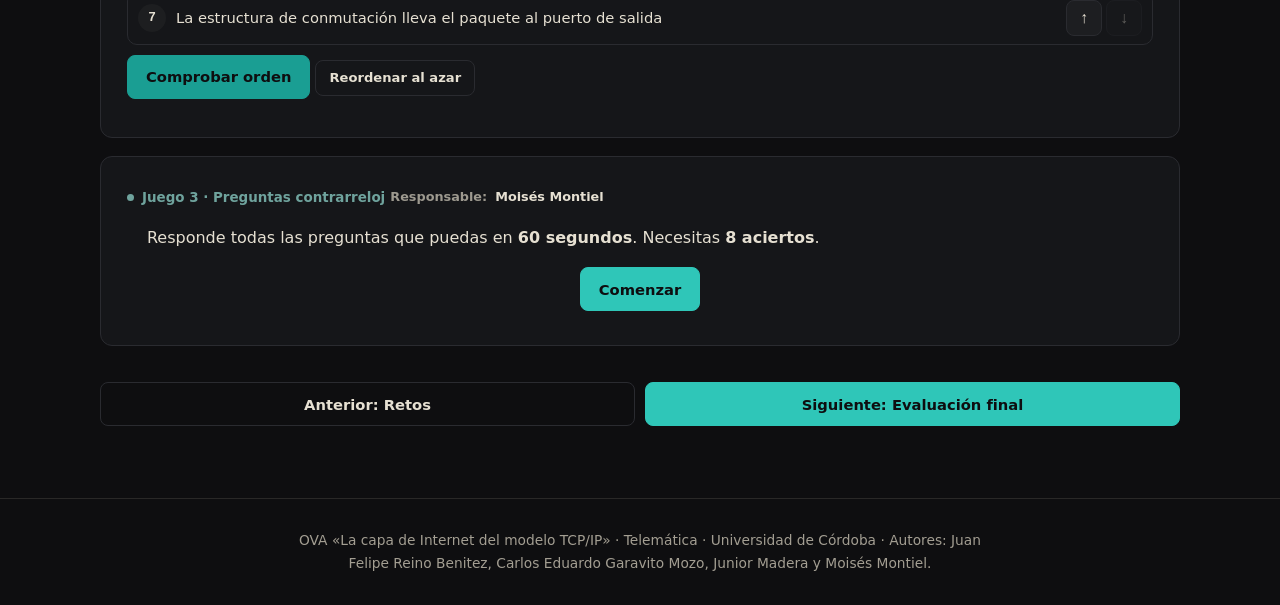
<file: juegos.html>
<!DOCTYPE html>
<html lang="es">

<head>
    <meta charset="UTF-8">
    <meta name="viewport" content="width=device-width, initial-scale=1.0">
    <meta name="description"
        content="OVA de Telemática sobre la capa de Internet del modelo TCP/IP: guías, simuladores, retos, juegos y evaluación final.">
    <title>Juegos | OVA Capa de Internet</title>
    <link rel="icon" type="image/svg+xml" href="img/favicon.svg">
    <link rel="stylesheet" href="css/style.css">
    <link rel="stylesheet" href="css/componentes.css">
    <script>(function () { try { var t = localStorage.getItem('ova_tema'); if (!t) t = 'dark'; document.documentElement.dataset.theme = t } catch (e) { } })();</script>
</head>

<body style="--mc:var(--m3)">
    <div class="aviso-zip" role="alert"
        style="background:#2fc6b8;color:#0e0e10;padding:14px 18px;font:600 16px/1.5 Segoe UI,Arial,sans-serif">Esta
        página se abrió sin sus estilos ni sus programas. Descomprime primero el .zip completo (clic derecho &gt;
        «Extraer todo») y abre <b>index.html</b> desde la carpeta extraída, no desde dentro del .zip.</div>

    <header class="barra">
        <nav class="navbar" aria-label="Navegación principal">
            <a class="brand" href="index.html"><img src="img/logo.svg" alt="" width="38" height="38"><span>OVA · Capa de
                    Internet</span></a>
            <button class="nav-toggle" type="button" aria-expanded="false" aria-controls="menu"
                aria-label="Abrir menú"><svg viewBox="0 0 24 24" fill="none" stroke="currentColor" stroke-width="2"
                    stroke-linecap="round" aria-hidden="true">
                    <path d="M4 7h16M4 12h16M4 17h16" />
                </svg></button>
            <div class="menu" id="menu">
                <ul class="nav-links">
                    <li><a href="index.html">Inicio</a></li>
                    <li class="drop"><button class="drop-btn" type="button" aria-expanded="false"
                            aria-haspopup="true">Unidades</button>
                        <ul class="drop-menu">
                            <li><a href="unidad1.html" data-prog="u1" style="--mc:var(--m1)"><span class="n"
                                        style="--c:var(--m1)">1</span>Generalidades del nivel de red</a></li>
                            <li><a href="unidad2.html" data-prog="u2" style="--mc:var(--m2)"><span class="n"
                                        style="--c:var(--m2)">2</span>Redes de circuitos virtuales y datagramas</a></li>
                            <li><a href="unidad3.html" data-prog="u3" style="--mc:var(--m3)"><span class="n"
                                        style="--c:var(--m3)">3</span>Principios de procesamiento del router</a></li>
                            <li><a href="unidad4.html" data-prog="u4" style="--mc:var(--m4)"><span class="n"
                                        style="--c:var(--m4)">4</span>Protocolos de Internet: IPv4 e IPv6</a></li>
                            <li><a href="unidad5.html" data-prog="u5" style="--mc:var(--m5)"><span class="n"
                                        style="--c:var(--m5)">5</span>Protocolo de mensajes de control de Internet:
                                    ICMP</a></li>
                            <li><a href="unidad6.html" data-prog="u6" style="--mc:var(--m6)"><span class="n"
                                        style="--c:var(--m6)">6</span>Enrutamiento en Internet</a></li>
                        </ul>
                    </li>
                    <li><a href="retos.html">Retos</a></li>
                    <li><a href="juegos.html" class="active" aria-current="page">Juegos</a></li>
                    <li><a href="examen.html">Evaluación</a></li>
                    <li><a href="creditos.html">Créditos</a></li>
                </ul>
                <div class="hud">
                    <div class="xp" id="xpRing" role="img" aria-label="Progreso total"><b id="xpNum">0%</b></div>
                    <div class="hudtxt"><b id="xpTxt">0/230 pts</b><small id="xpLvl">Novato</small></div>
                    <button class="btn alt icon" id="sndBtn" type="button" aria-pressed="false" aria-label="Sonido"
                        data-tip="Sonidos suaves al pulsar y acertar (apagado por defecto)"><svg class="on-ico"
                            viewBox="0 0 24 24" fill="none" stroke="currentColor" stroke-width="2"
                            stroke-linecap="round" stroke-linejoin="round" aria-hidden="true">
                            <path d="M3 9v6h4l5 4V5L7 9H3z" />
                            <path d="M16 8.5a5 5 0 010 7M18.8 5.7a9 9 0 010 12.6" />
                        </svg><svg class="off-ico" viewBox="0 0 24 24" fill="none" stroke="currentColor"
                            stroke-width="2" stroke-linecap="round" stroke-linejoin="round" aria-hidden="true">
                            <path d="M3 9v6h4l5 4V5L7 9H3z" />
                            <path d="M16 9l5 6M21 9l-5 6" />
                        </svg></button>
                    <button class="btn alt icon" id="themeBtn" type="button"
                        aria-label="Cambiar entre tema claro y oscuro" data-tip="Tema claro u oscuro"><svg
                            viewBox="0 0 24 24" fill="none" stroke="currentColor" stroke-width="2"
                            stroke-linecap="round" aria-hidden="true">
                            <circle cx="12" cy="12" r="8" />
                            <path d="M12 4a8 8 0 010 16z" fill="currentColor" />
                        </svg></button>
                </div>
            </div>
        </nav>
    </header>

    <section class="encabezado-pagina">
        <div class="contenedor">
            <div class="modnum" aria-hidden="true">J</div>
            <div>
                <p class="owner">Trabajo conjunto del equipo</p>
                <h1>Juegos</h1>
            </div>
        </div>
    </section>
    <main>
        <div class="story"><b>Cómo funciona.</b> Los tres juegos refuerzan lo aprendido en las seis unidades. Cada juego
            superado suma 10 puntos.</div>
        <div class="card" style="--mc:var(--m1)"><span class="tag">Juego 1 · Relacionar conceptos</span>
            <div class="owner">Responsable: <b>Juan Felipe Reino Benitez</b></div>
            <p>Une cada concepto con su definición. Los conceptos salen de las tarjetas de las seis unidades.</p>
            <div id="g1Box"></div>
        </div>
        <div class="card" style="--mc:var(--m3)"><span class="tag">Juego 2 · Ordenar el procesamiento de un
                paquete</span>
            <div class="owner">Responsable: <b>Carlos Eduardo Garavito Mozo</b></div>
            <div id="g2Box"></div>
        </div>
        <div class="card" style="--mc:var(--m6)"><span class="tag">Juego 3 · Preguntas contrarreloj</span>
            <div class="owner">Responsable: <b>Moisés Montiel</b></div>
            <div id="g3Box"></div>
        </div>
        <div class="pager"><a class="btn alt" href="retos.html">Anterior: Retos</a><a class="btn"
                href="examen.html">Siguiente: Evaluación final</a></div>
    </main>

    <footer class="pie-pagina">
        <p>OVA «La capa de Internet del modelo TCP/IP» · Telemática · Universidad de Córdoba · Autores: Juan Felipe
            Reino Benitez, Carlos Eduardo Garavito Mozo, Junior Madera y Moisés Montiel.</p>
    </footer>
    <div class="toast" id="toast" role="status" aria-live="polite"></div>
    <canvas id="fx" aria-hidden="true"></canvas>
    <div class="tip" id="tip" role="tooltip"></div>

    <script src="js/calculos.js"></script>
    <script src="js/app.js"></script>
    <script src="js/unidades/unidad1.js"></script>
    <script src="js/unidades/unidad2.js"></script>
    <script src="js/unidades/unidad3.js"></script>
    <script src="js/unidades/unidad4.js"></script>
    <script src="js/unidades/unidad5.js"></script>
    <script src="js/unidades/unidad6.js"></script>
    <script src="js/banco_examen.js"></script>
    <script src="js/juegos.js"></script>
</body>

</html>
</file>
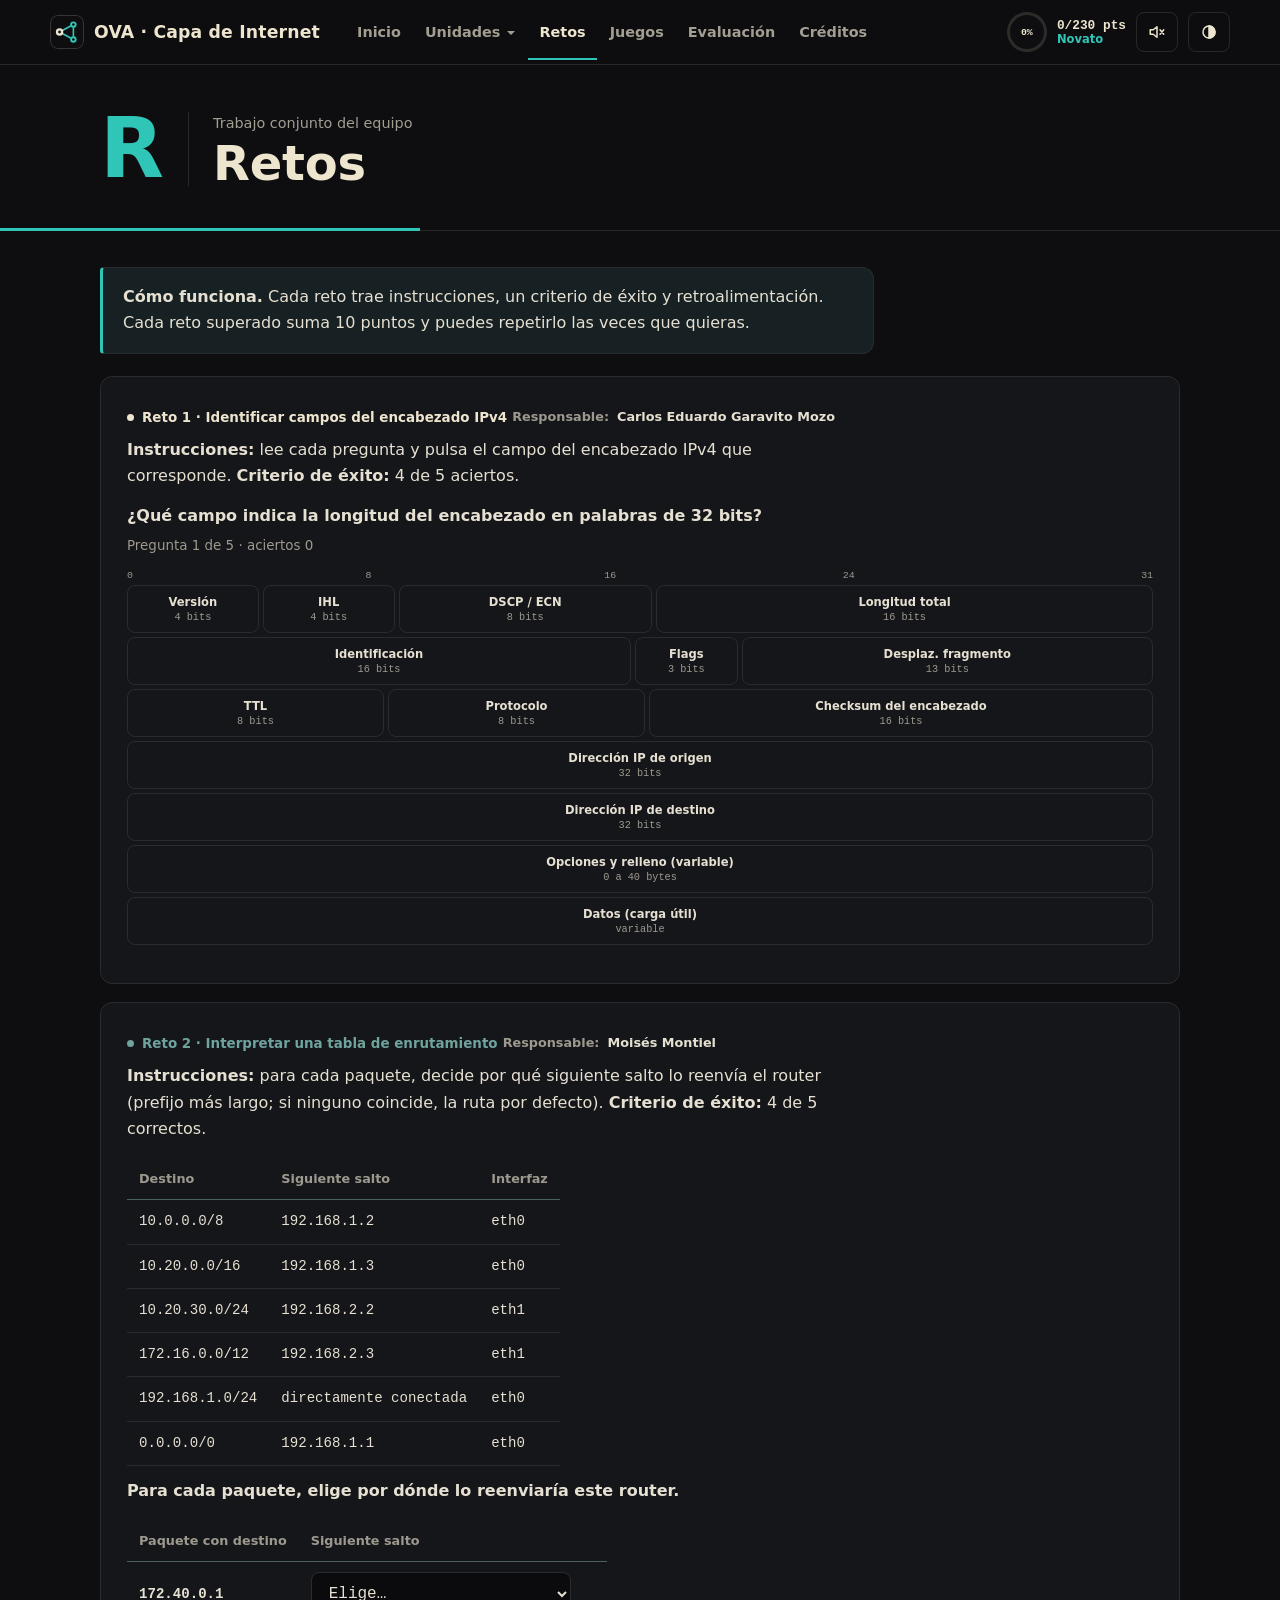
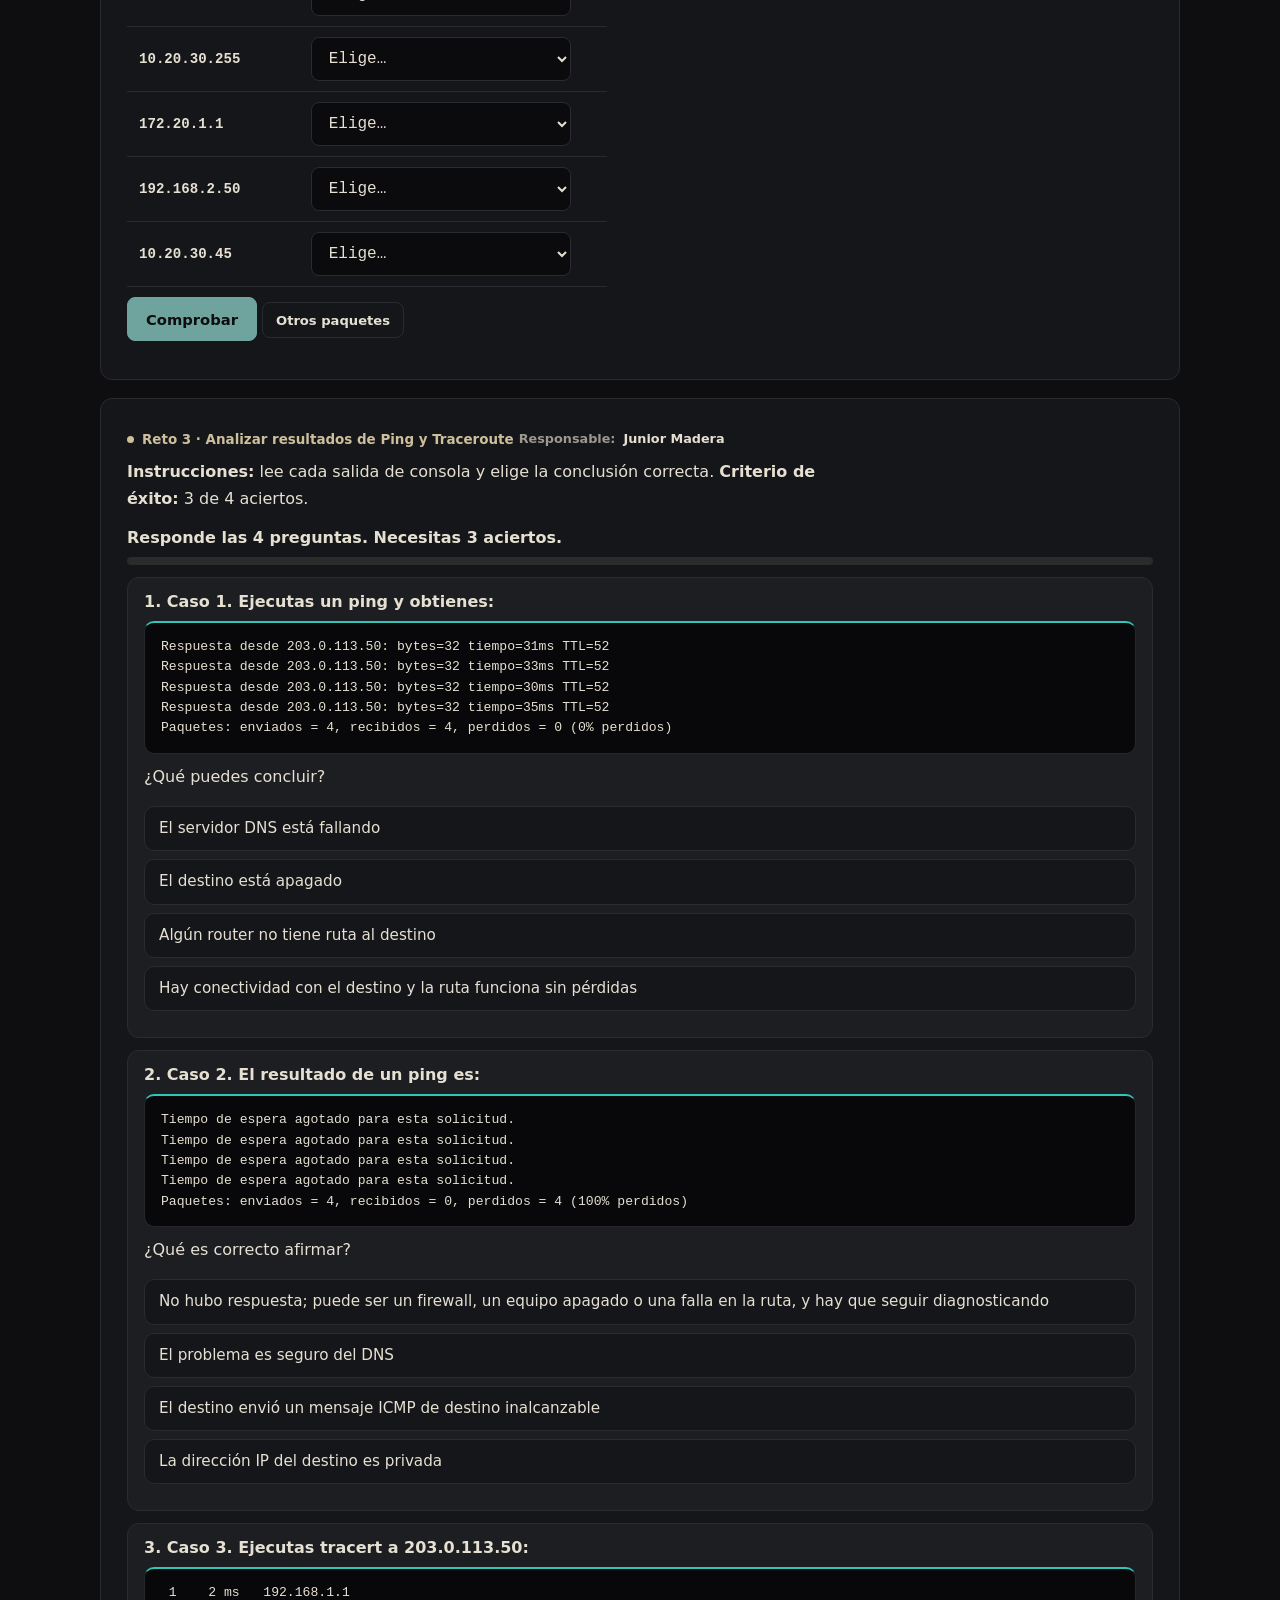
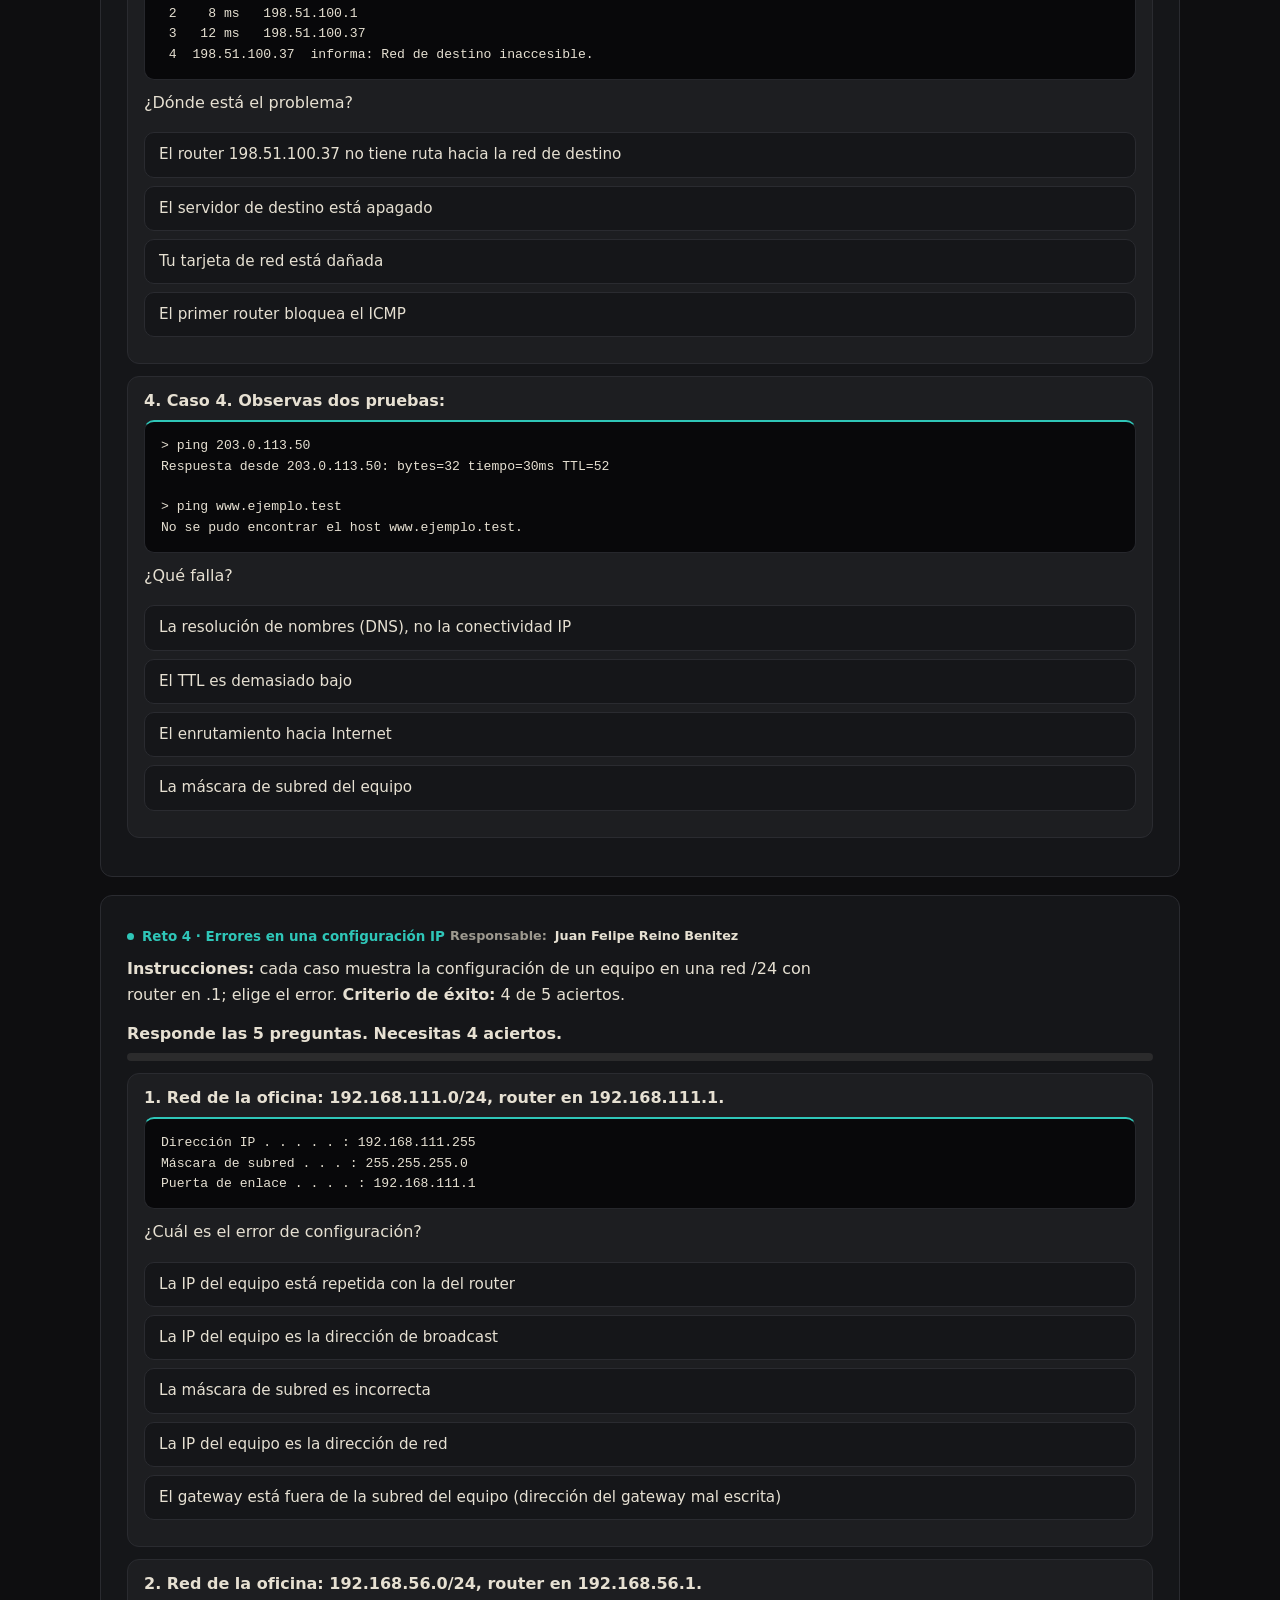
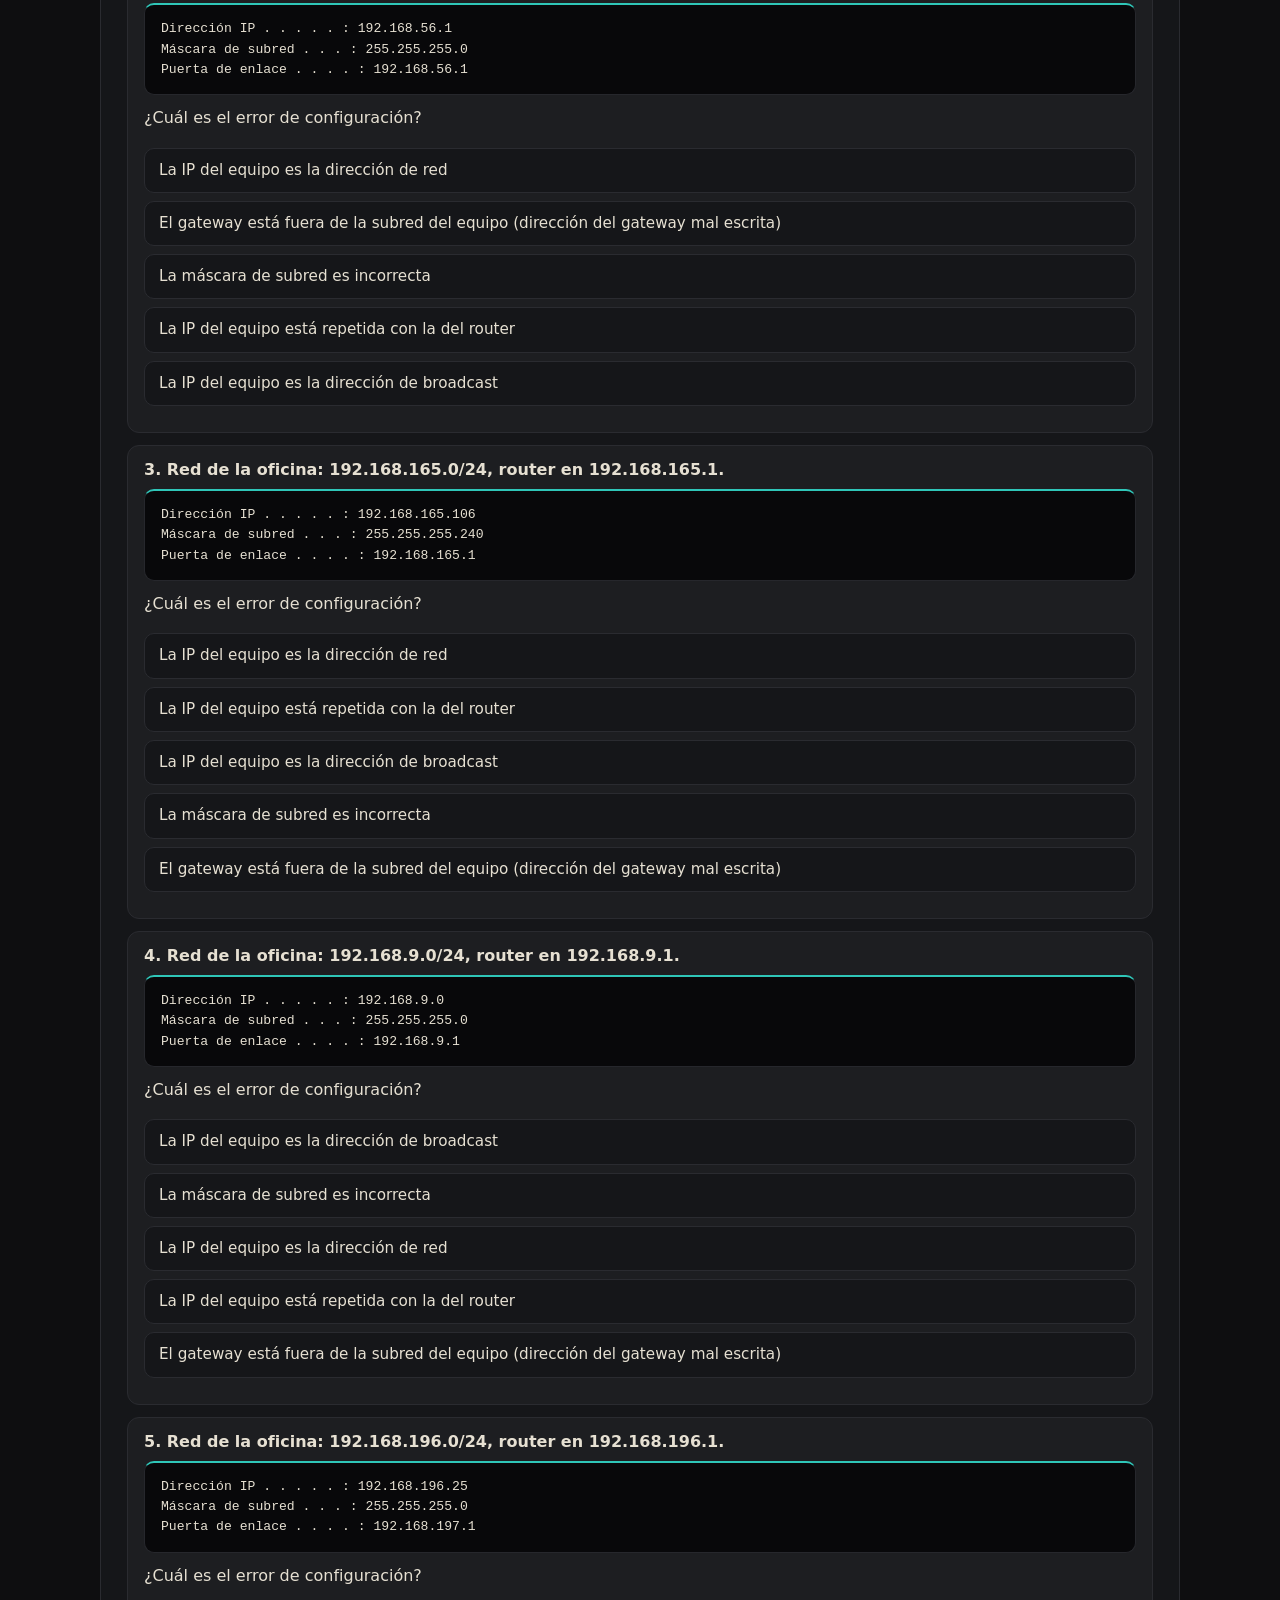
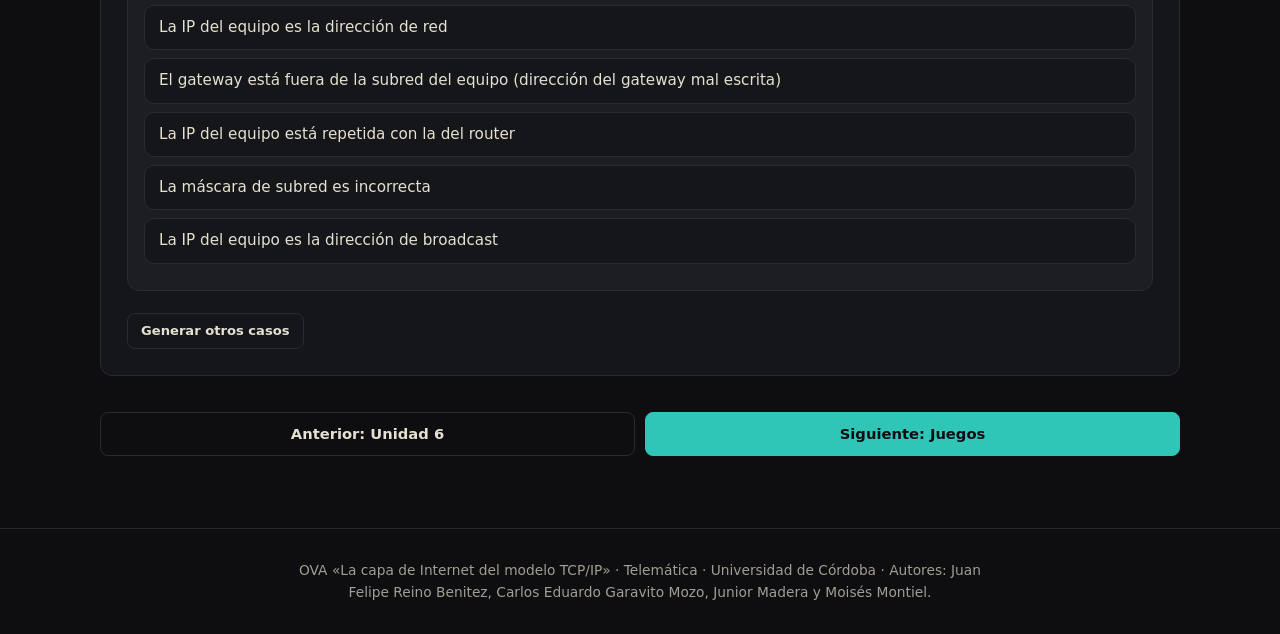
<file: retos.html>
<!DOCTYPE html>
<html lang="es">

<head>
    <meta charset="UTF-8">
    <meta name="viewport" content="width=device-width, initial-scale=1.0">
    <meta name="description"
        content="OVA de Telemática sobre la capa de Internet del modelo TCP/IP: guías, simuladores, retos, juegos y evaluación final.">
    <title>Retos | OVA Capa de Internet</title>
    <link rel="icon" type="image/svg+xml" href="img/favicon.svg">
    <link rel="stylesheet" href="css/style.css">
    <link rel="stylesheet" href="css/componentes.css">
    <script>(function () { try { var t = localStorage.getItem('ova_tema'); if (!t) t = 'dark'; document.documentElement.dataset.theme = t } catch (e) { } })();</script>
</head>

<body style="--mc:var(--m5)">
    <div class="aviso-zip" role="alert"
        style="background:#2fc6b8;color:#0e0e10;padding:14px 18px;font:600 16px/1.5 Segoe UI,Arial,sans-serif">Esta
        página se abrió sin sus estilos ni sus programas. Descomprime primero el .zip completo (clic derecho &gt;
        «Extraer todo») y abre <b>index.html</b> desde la carpeta extraída, no desde dentro del .zip.</div>

    <header class="barra">
        <nav class="navbar" aria-label="Navegación principal">
            <a class="brand" href="index.html"><img src="img/logo.svg" alt="" width="38" height="38"><span>OVA · Capa de
                    Internet</span></a>
            <button class="nav-toggle" type="button" aria-expanded="false" aria-controls="menu"
                aria-label="Abrir menú"><svg viewBox="0 0 24 24" fill="none" stroke="currentColor" stroke-width="2"
                    stroke-linecap="round" aria-hidden="true">
                    <path d="M4 7h16M4 12h16M4 17h16" />
                </svg></button>
            <div class="menu" id="menu">
                <ul class="nav-links">
                    <li><a href="index.html">Inicio</a></li>
                    <li class="drop"><button class="drop-btn" type="button" aria-expanded="false"
                            aria-haspopup="true">Unidades</button>
                        <ul class="drop-menu">
                            <li><a href="unidad1.html" data-prog="u1" style="--mc:var(--m1)"><span class="n"
                                        style="--c:var(--m1)">1</span>Generalidades del nivel de red</a></li>
                            <li><a href="unidad2.html" data-prog="u2" style="--mc:var(--m2)"><span class="n"
                                        style="--c:var(--m2)">2</span>Redes de circuitos virtuales y datagramas</a></li>
                            <li><a href="unidad3.html" data-prog="u3" style="--mc:var(--m3)"><span class="n"
                                        style="--c:var(--m3)">3</span>Principios de procesamiento del router</a></li>
                            <li><a href="unidad4.html" data-prog="u4" style="--mc:var(--m4)"><span class="n"
                                        style="--c:var(--m4)">4</span>Protocolos de Internet: IPv4 e IPv6</a></li>
                            <li><a href="unidad5.html" data-prog="u5" style="--mc:var(--m5)"><span class="n"
                                        style="--c:var(--m5)">5</span>Protocolo de mensajes de control de Internet:
                                    ICMP</a></li>
                            <li><a href="unidad6.html" data-prog="u6" style="--mc:var(--m6)"><span class="n"
                                        style="--c:var(--m6)">6</span>Enrutamiento en Internet</a></li>
                        </ul>
                    </li>
                    <li><a href="retos.html" class="active" aria-current="page">Retos</a></li>
                    <li><a href="juegos.html">Juegos</a></li>
                    <li><a href="examen.html">Evaluación</a></li>
                    <li><a href="creditos.html">Créditos</a></li>
                </ul>
                <div class="hud">
                    <div class="xp" id="xpRing" role="img" aria-label="Progreso total"><b id="xpNum">0%</b></div>
                    <div class="hudtxt"><b id="xpTxt">0/230 pts</b><small id="xpLvl">Novato</small></div>
                    <button class="btn alt icon" id="sndBtn" type="button" aria-pressed="false" aria-label="Sonido"
                        data-tip="Sonidos suaves al pulsar y acertar (apagado por defecto)"><svg class="on-ico"
                            viewBox="0 0 24 24" fill="none" stroke="currentColor" stroke-width="2"
                            stroke-linecap="round" stroke-linejoin="round" aria-hidden="true">
                            <path d="M3 9v6h4l5 4V5L7 9H3z" />
                            <path d="M16 8.5a5 5 0 010 7M18.8 5.7a9 9 0 010 12.6" />
                        </svg><svg class="off-ico" viewBox="0 0 24 24" fill="none" stroke="currentColor"
                            stroke-width="2" stroke-linecap="round" stroke-linejoin="round" aria-hidden="true">
                            <path d="M3 9v6h4l5 4V5L7 9H3z" />
                            <path d="M16 9l5 6M21 9l-5 6" />
                        </svg></button>
                    <button class="btn alt icon" id="themeBtn" type="button"
                        aria-label="Cambiar entre tema claro y oscuro" data-tip="Tema claro u oscuro"><svg
                            viewBox="0 0 24 24" fill="none" stroke="currentColor" stroke-width="2"
                            stroke-linecap="round" aria-hidden="true">
                            <circle cx="12" cy="12" r="8" />
                            <path d="M12 4a8 8 0 010 16z" fill="currentColor" />
                        </svg></button>
                </div>
            </div>
        </nav>
    </header>

    <section class="encabezado-pagina">
        <div class="contenedor">
            <div class="modnum" aria-hidden="true">R</div>
            <div>
                <p class="owner">Trabajo conjunto del equipo</p>
                <h1>Retos</h1>
            </div>
        </div>
    </section>
    <main>
        <div class="story"><b>Cómo funciona.</b> Cada reto trae instrucciones, un criterio de éxito y retroalimentación.
            Cada reto superado suma 10 puntos y puedes repetirlo las veces que quieras.</div>
        <div class="card" style="--mc:var(--m4)"><span class="tag">Reto 1 · Identificar campos del encabezado
                IPv4</span>
            <div class="owner">Responsable: <b>Carlos Eduardo Garavito Mozo</b></div>
            <p><b>Instrucciones:</b> lee cada pregunta y pulsa el campo del encabezado IPv4 que corresponde. <b>Criterio
                    de éxito:</b> 4 de 5 aciertos.</p>
            <div id="r1Box"></div>
        </div>
        <div class="card" style="--mc:var(--m6)"><span class="tag">Reto 2 · Interpretar una tabla de enrutamiento</span>
            <div class="owner">Responsable: <b>Moisés Montiel</b></div>
            <p><b>Instrucciones:</b> para cada paquete, decide por qué siguiente salto lo reenvía el router (prefijo más
                largo; si ninguno coincide, la ruta por defecto). <b>Criterio de éxito:</b> 4 de 5 correctos.</p>
            <div id="r2Box"></div>
        </div>
        <div class="card" style="--mc:var(--m5)"><span class="tag">Reto 3 · Analizar resultados de Ping y
                Traceroute</span>
            <div class="owner">Responsable: <b>Junior Madera</b></div>
            <p><b>Instrucciones:</b> lee cada salida de consola y elige la conclusión correcta. <b>Criterio de
                    éxito:</b> 3 de 4 aciertos.</p>
            <div id="r3Box" class="qz"></div>
        </div>
        <div class="card" style="--mc:var(--m1)"><span class="tag">Reto 4 · Errores en una configuración IP</span>
            <div class="owner">Responsable: <b>Juan Felipe Reino Benitez</b></div>
            <p><b>Instrucciones:</b> cada caso muestra la configuración de un equipo en una red /24 con router en .1;
                elige el error. <b>Criterio de éxito:</b> 4 de 5 aciertos.</p>
            <div id="r4Box" class="qz"></div>
        </div>
        <div class="pager"><a class="btn alt" href="unidad6.html">Anterior: Unidad 6</a><a class="btn"
                href="juegos.html">Siguiente: Juegos</a></div>
    </main>

    <footer class="pie-pagina">
        <p>OVA «La capa de Internet del modelo TCP/IP» · Telemática · Universidad de Córdoba · Autores: Juan Felipe
            Reino Benitez, Carlos Eduardo Garavito Mozo, Junior Madera y Moisés Montiel.</p>
    </footer>
    <div class="toast" id="toast" role="status" aria-live="polite"></div>
    <canvas id="fx" aria-hidden="true"></canvas>
    <div class="tip" id="tip" role="tooltip"></div>

    <script src="js/calculos.js"></script>
    <script src="js/app.js"></script>
    <script src="js/unidades/unidad4.js"></script>
    <script src="js/unidades/unidad6.js"></script>
    <script src="js/retos.js"></script>
</body>

</html>
</file>
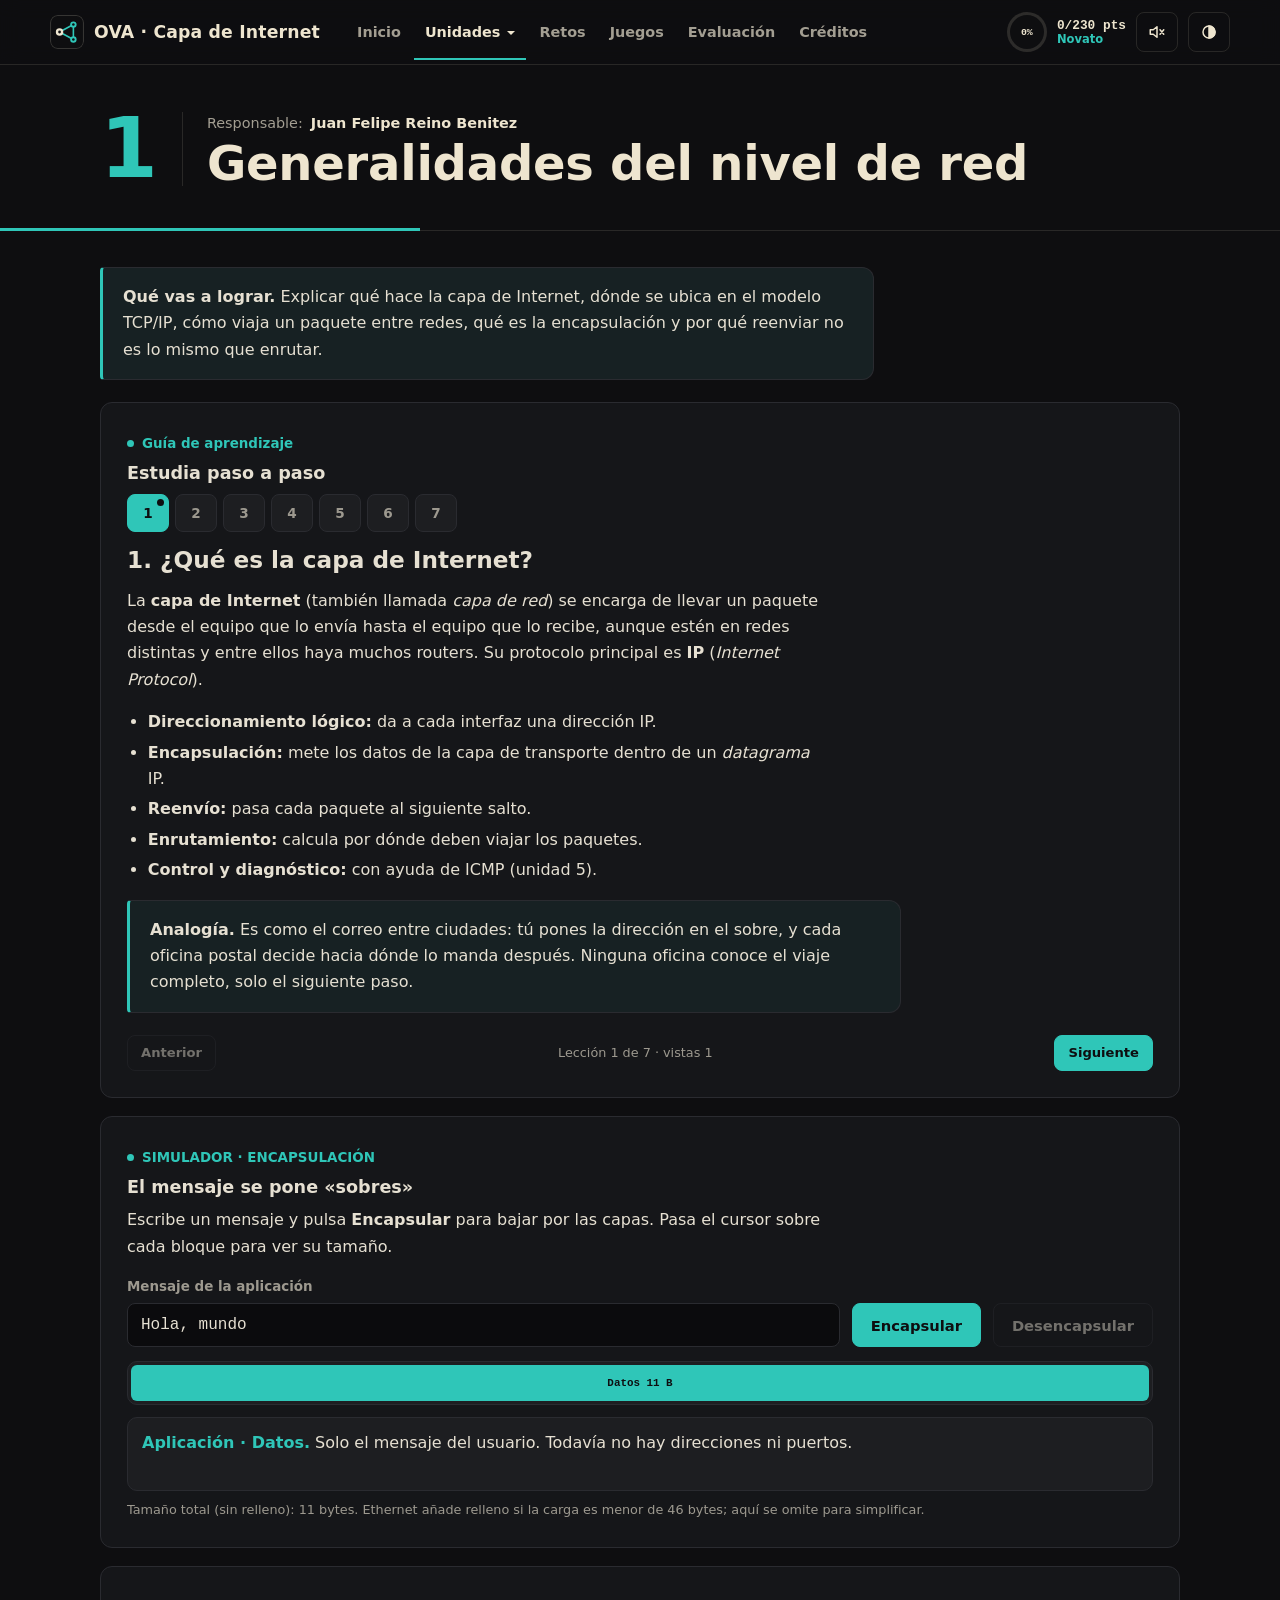
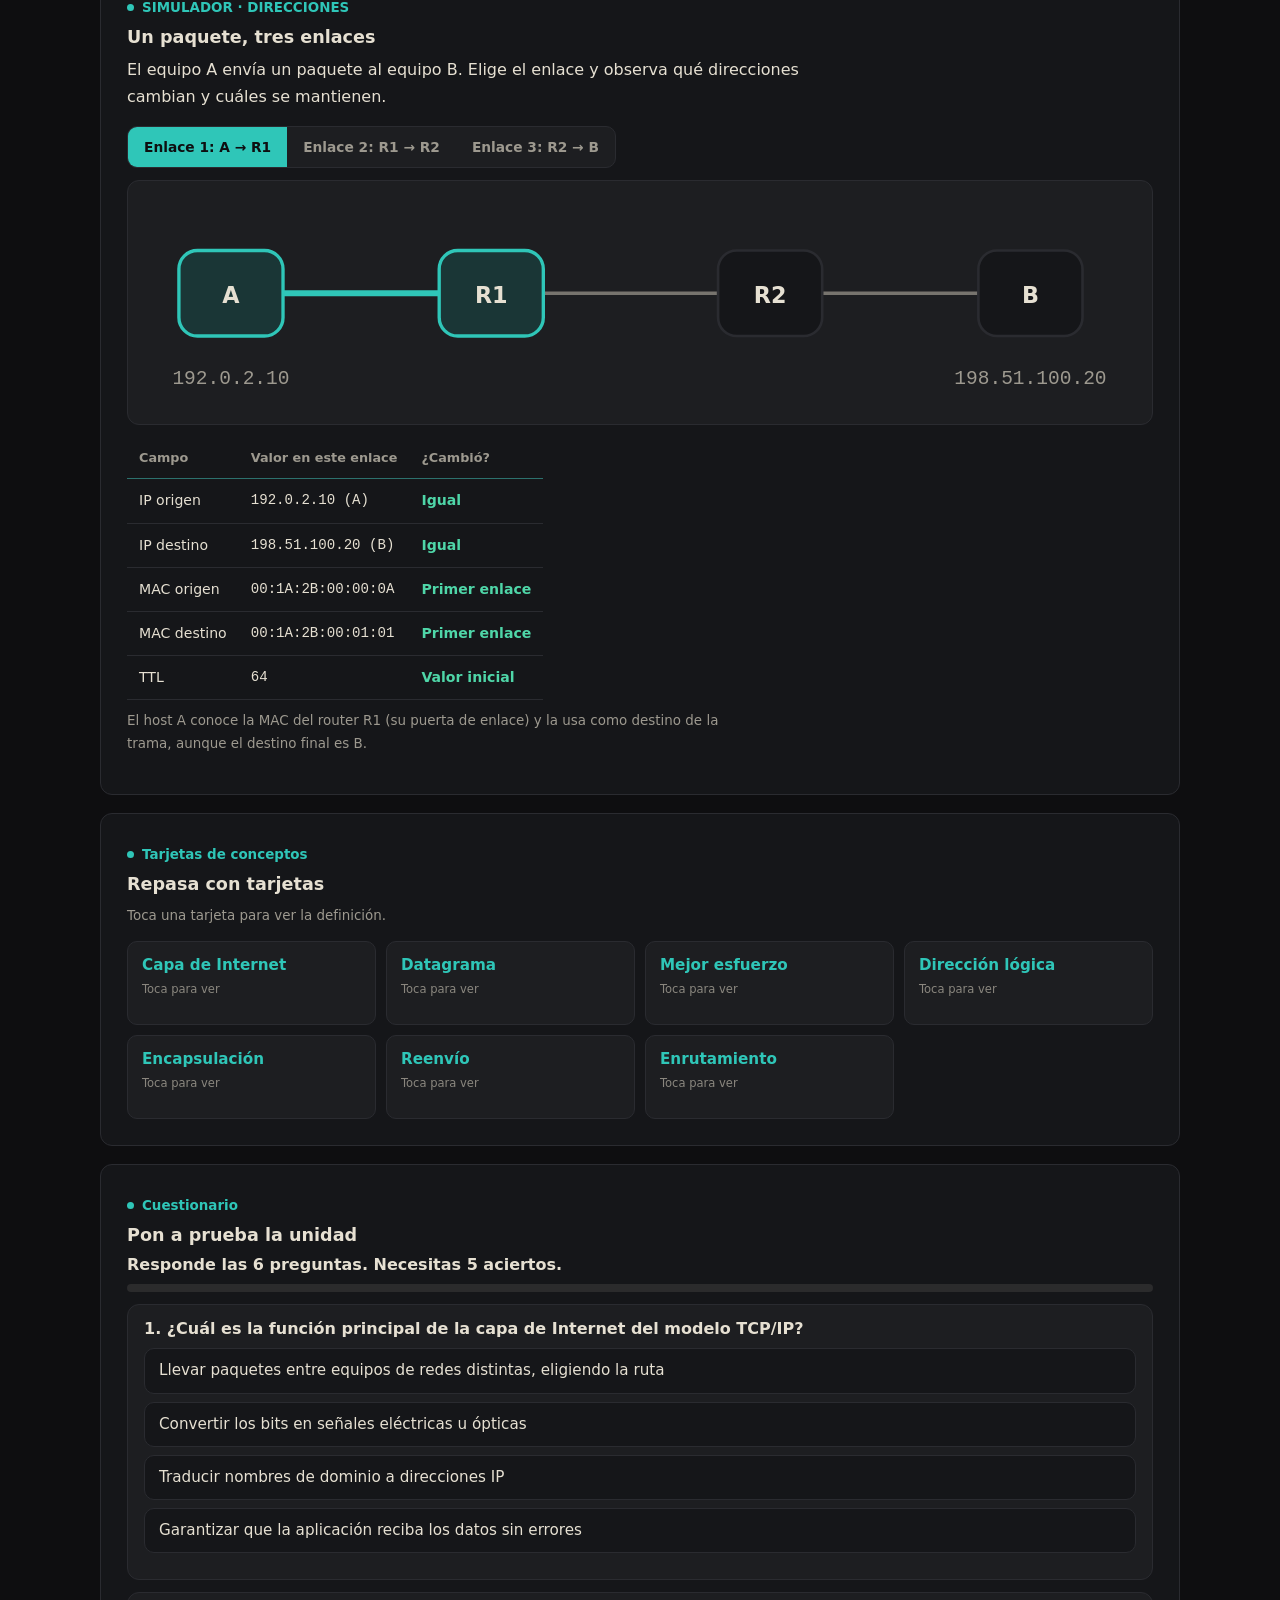
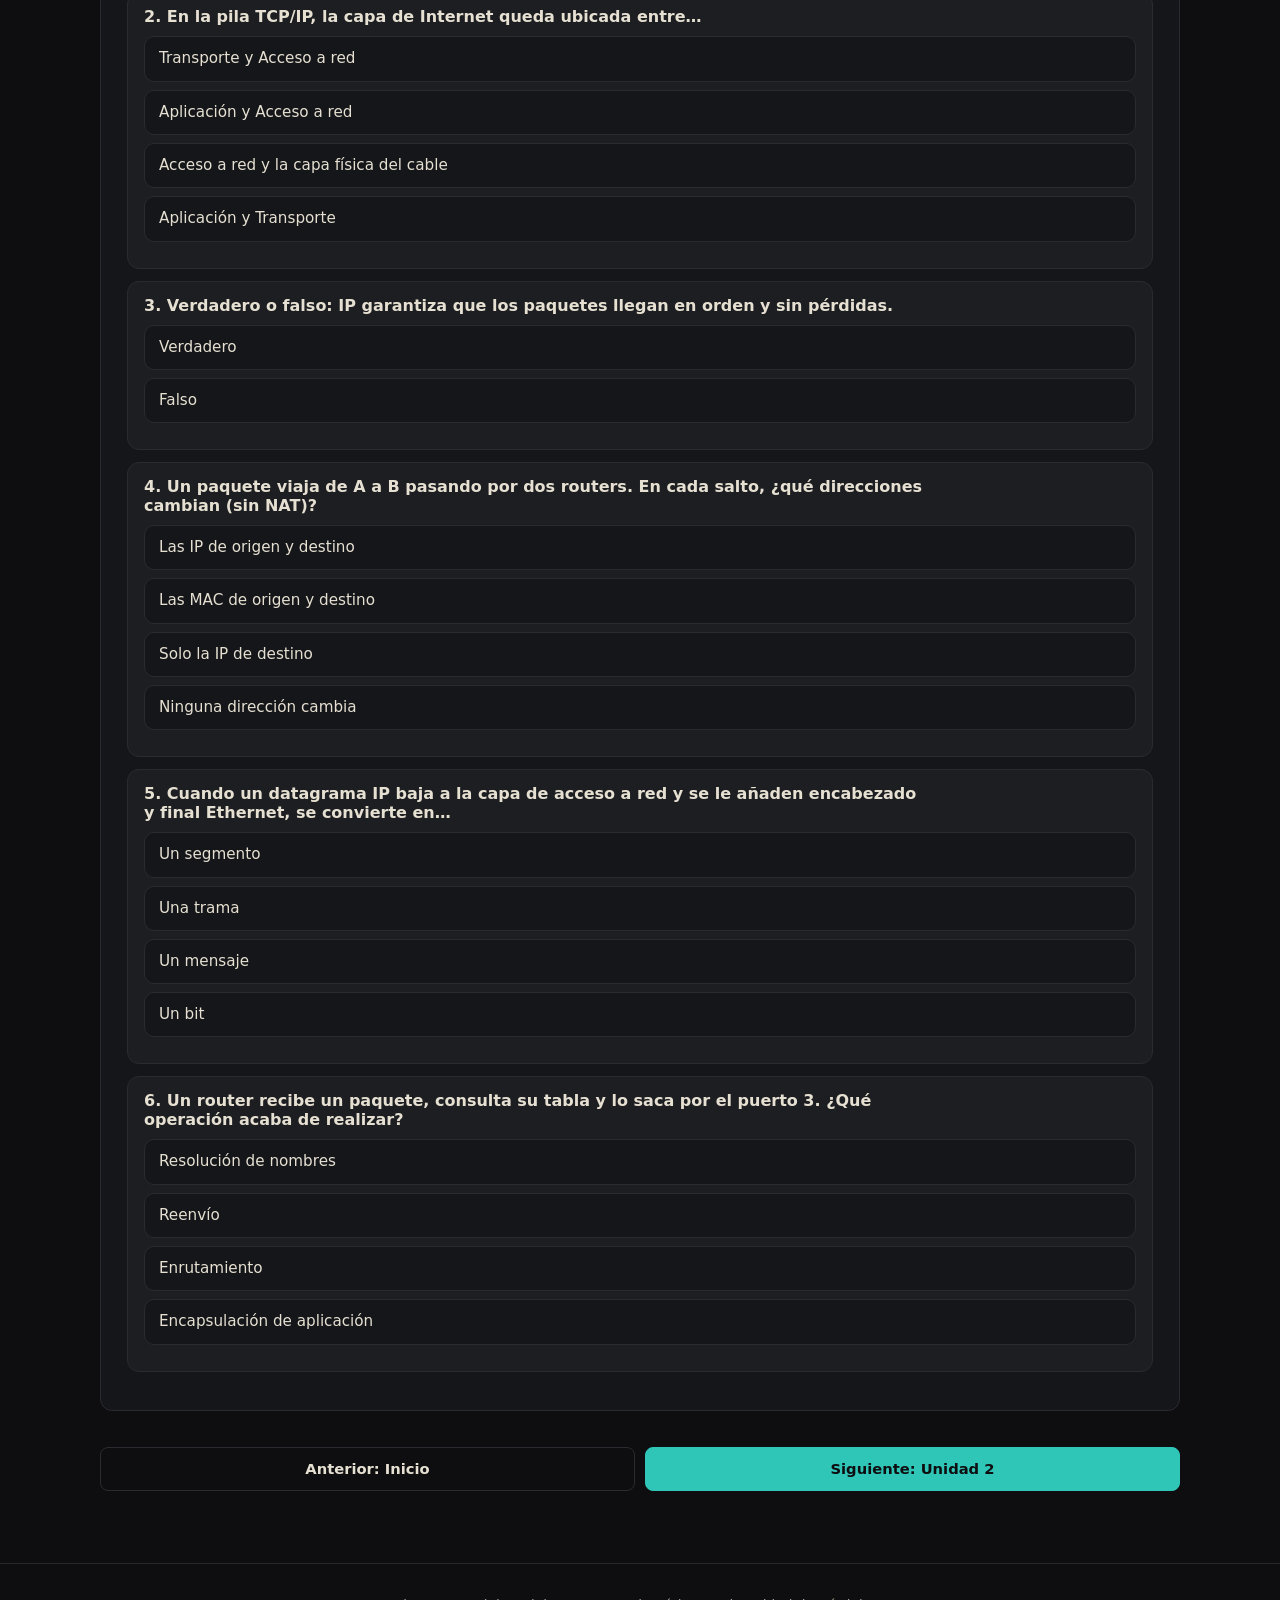
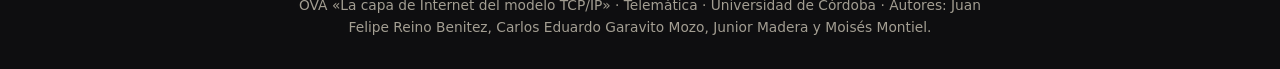
<file: unidad1.html>
<!DOCTYPE html>
<html lang="es">

<head>
    <meta charset="UTF-8">
    <meta name="viewport" content="width=device-width, initial-scale=1.0">
    <meta name="description"
        content="OVA de Telemática sobre la capa de Internet del modelo TCP/IP: guías, simuladores, retos, juegos y evaluación final.">
    <title>Unidad 1: Generalidades del nivel de red | OVA Capa de Internet</title>
    <link rel="icon" type="image/svg+xml" href="img/favicon.svg">
    <link rel="stylesheet" href="css/style.css">
    <link rel="stylesheet" href="css/componentes.css">
    <script>(function () { try { var t = localStorage.getItem('ova_tema'); if (!t) t = 'dark'; document.documentElement.dataset.theme = t } catch (e) { } })();</script>
</head>

<body style="--mc:var(--m1)">
    <div class="aviso-zip" role="alert"
        style="background:#2fc6b8;color:#0e0e10;padding:14px 18px;font:600 16px/1.5 Segoe UI,Arial,sans-serif">Esta
        página se abrió sin sus estilos ni sus programas. Descomprime primero el .zip completo (clic derecho &gt;
        «Extraer todo») y abre <b>index.html</b> desde la carpeta extraída, no desde dentro del .zip.</div>

    <header class="barra">
        <nav class="navbar" aria-label="Navegación principal">
            <a class="brand" href="index.html"><img src="img/logo.svg" alt="" width="38" height="38"><span>OVA · Capa de
                    Internet</span></a>
            <button class="nav-toggle" type="button" aria-expanded="false" aria-controls="menu"
                aria-label="Abrir menú"><svg viewBox="0 0 24 24" fill="none" stroke="currentColor" stroke-width="2"
                    stroke-linecap="round" aria-hidden="true">
                    <path d="M4 7h16M4 12h16M4 17h16" />
                </svg></button>
            <div class="menu" id="menu">
                <ul class="nav-links">
                    <li><a href="index.html">Inicio</a></li>
                    <li class="drop"><button class="drop-btn active" type="button" aria-expanded="false"
                            aria-haspopup="true">Unidades</button>
                        <ul class="drop-menu">
                            <li><a href="unidad1.html" data-prog="u1" style="--mc:var(--m1)" class="active"
                                    aria-current="page"><span class="n" style="--c:var(--m1)">1</span>Generalidades del
                                    nivel de red</a></li>
                            <li><a href="unidad2.html" data-prog="u2" style="--mc:var(--m2)"><span class="n"
                                        style="--c:var(--m2)">2</span>Redes de circuitos virtuales y datagramas</a></li>
                            <li><a href="unidad3.html" data-prog="u3" style="--mc:var(--m3)"><span class="n"
                                        style="--c:var(--m3)">3</span>Principios de procesamiento del router</a></li>
                            <li><a href="unidad4.html" data-prog="u4" style="--mc:var(--m4)"><span class="n"
                                        style="--c:var(--m4)">4</span>Protocolos de Internet: IPv4 e IPv6</a></li>
                            <li><a href="unidad5.html" data-prog="u5" style="--mc:var(--m5)"><span class="n"
                                        style="--c:var(--m5)">5</span>Protocolo de mensajes de control de Internet:
                                    ICMP</a></li>
                            <li><a href="unidad6.html" data-prog="u6" style="--mc:var(--m6)"><span class="n"
                                        style="--c:var(--m6)">6</span>Enrutamiento en Internet</a></li>
                        </ul>
                    </li>
                    <li><a href="retos.html">Retos</a></li>
                    <li><a href="juegos.html">Juegos</a></li>
                    <li><a href="examen.html">Evaluación</a></li>
                    <li><a href="creditos.html">Créditos</a></li>
                </ul>
                <div class="hud">
                    <div class="xp" id="xpRing" role="img" aria-label="Progreso total"><b id="xpNum">0%</b></div>
                    <div class="hudtxt"><b id="xpTxt">0/230 pts</b><small id="xpLvl">Novato</small></div>
                    <button class="btn alt icon" id="sndBtn" type="button" aria-pressed="false" aria-label="Sonido"
                        data-tip="Sonidos suaves al pulsar y acertar (apagado por defecto)"><svg class="on-ico"
                            viewBox="0 0 24 24" fill="none" stroke="currentColor" stroke-width="2"
                            stroke-linecap="round" stroke-linejoin="round" aria-hidden="true">
                            <path d="M3 9v6h4l5 4V5L7 9H3z" />
                            <path d="M16 8.5a5 5 0 010 7M18.8 5.7a9 9 0 010 12.6" />
                        </svg><svg class="off-ico" viewBox="0 0 24 24" fill="none" stroke="currentColor"
                            stroke-width="2" stroke-linecap="round" stroke-linejoin="round" aria-hidden="true">
                            <path d="M3 9v6h4l5 4V5L7 9H3z" />
                            <path d="M16 9l5 6M21 9l-5 6" />
                        </svg></button>
                    <button class="btn alt icon" id="themeBtn" type="button"
                        aria-label="Cambiar entre tema claro y oscuro" data-tip="Tema claro u oscuro"><svg
                            viewBox="0 0 24 24" fill="none" stroke="currentColor" stroke-width="2"
                            stroke-linecap="round" aria-hidden="true">
                            <circle cx="12" cy="12" r="8" />
                            <path d="M12 4a8 8 0 010 16z" fill="currentColor" />
                        </svg></button>
                </div>
            </div>
        </nav>
    </header>

    <section class="encabezado-pagina">
        <div class="contenedor">
            <div class="modnum" aria-hidden="true">1</div>
            <div>
                <p class="owner">Responsable: <b>Juan Felipe Reino Benitez</b></p>
                <h1>Generalidades del nivel de red</h1>
            </div>
        </div>
    </section>
    <main id="unidad">
        <noscript>
            <div class="card">
                <p>Este recurso necesita JavaScript activado para mostrar las guías, los simuladores y las evaluaciones.
                </p>
            </div>
        </noscript>
    </main>

    <footer class="pie-pagina">
        <p>OVA «La capa de Internet del modelo TCP/IP» · Telemática · Universidad de Córdoba · Autores: Juan Felipe
            Reino Benitez, Carlos Eduardo Garavito Mozo, Junior Madera y Moisés Montiel.</p>
    </footer>
    <div class="toast" id="toast" role="status" aria-live="polite"></div>
    <canvas id="fx" aria-hidden="true"></canvas>
    <div class="tip" id="tip" role="tooltip"></div>

    <script src="js/calculos.js"></script>
    <script src="js/app.js"></script>
    <script src="js/unidades/unidad1.js"></script>
    <script src="js/unidad.js"></script>
</body>

</html>
</file>
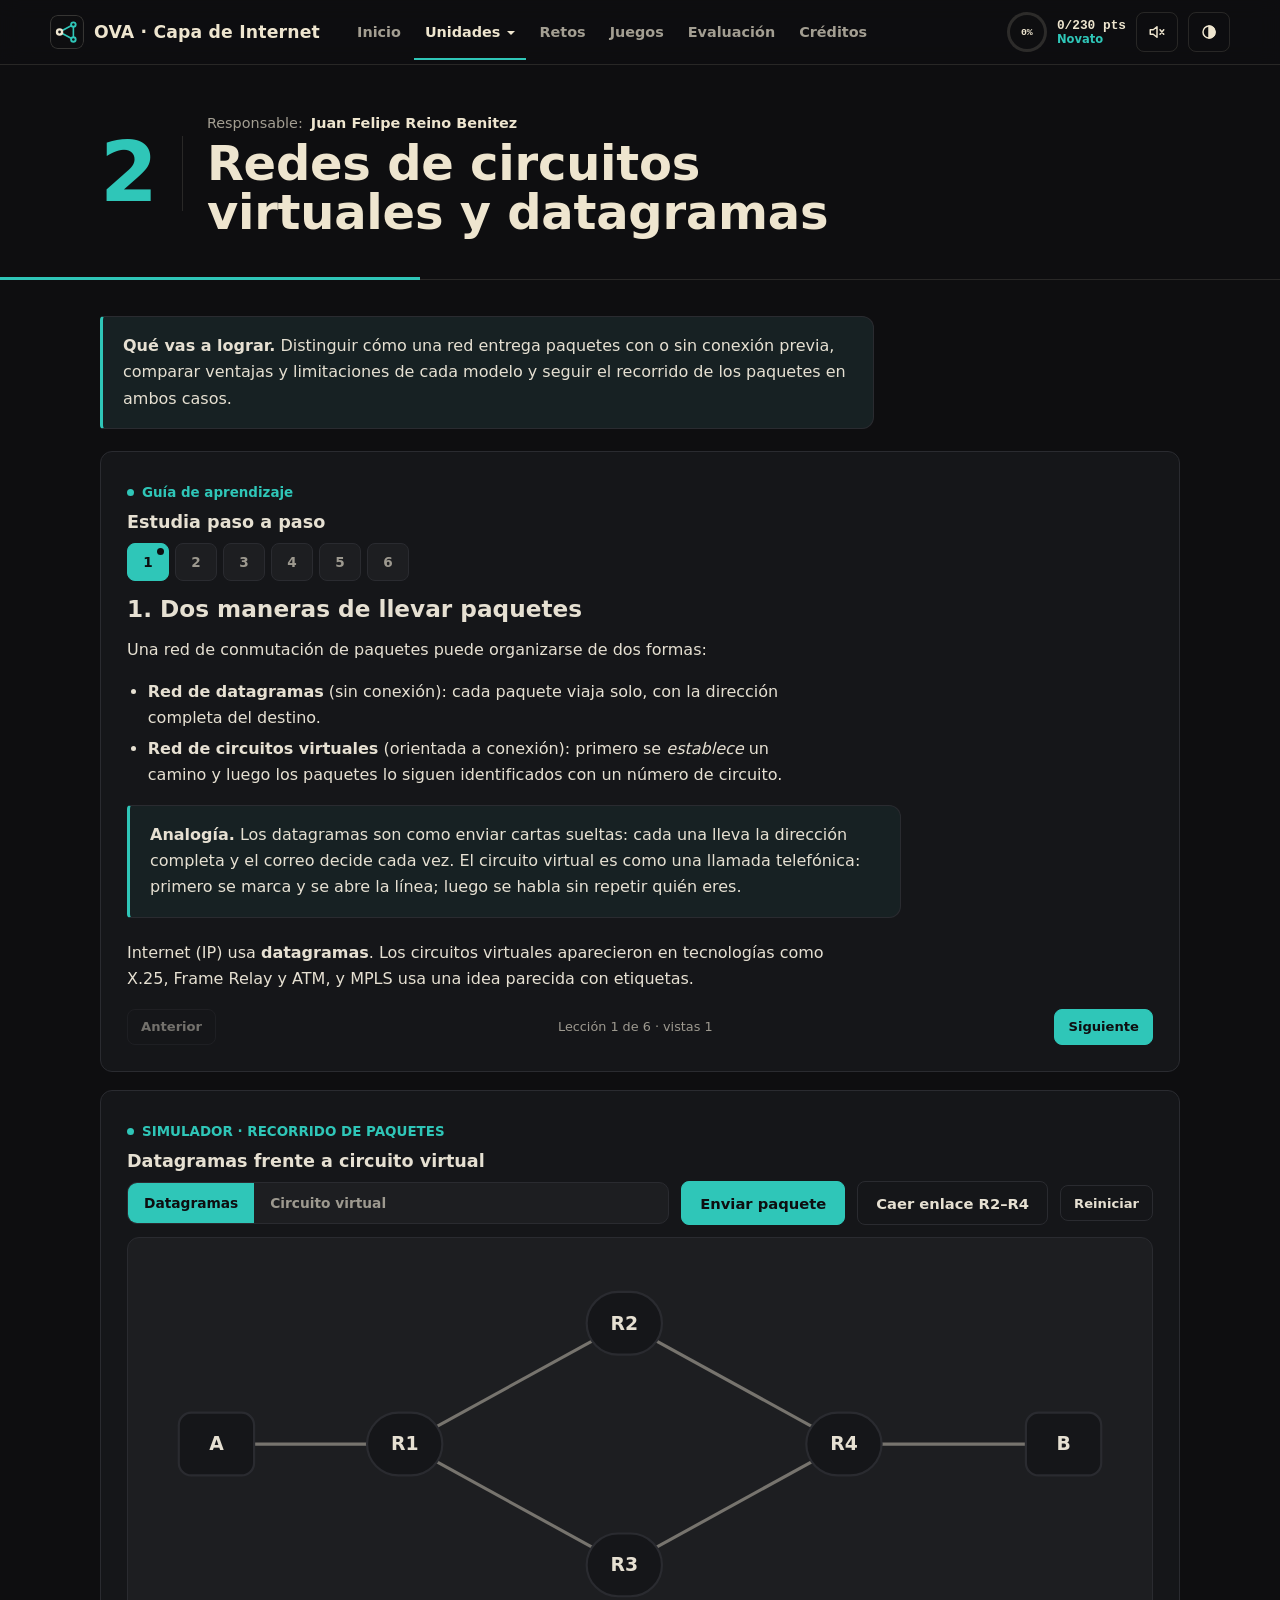
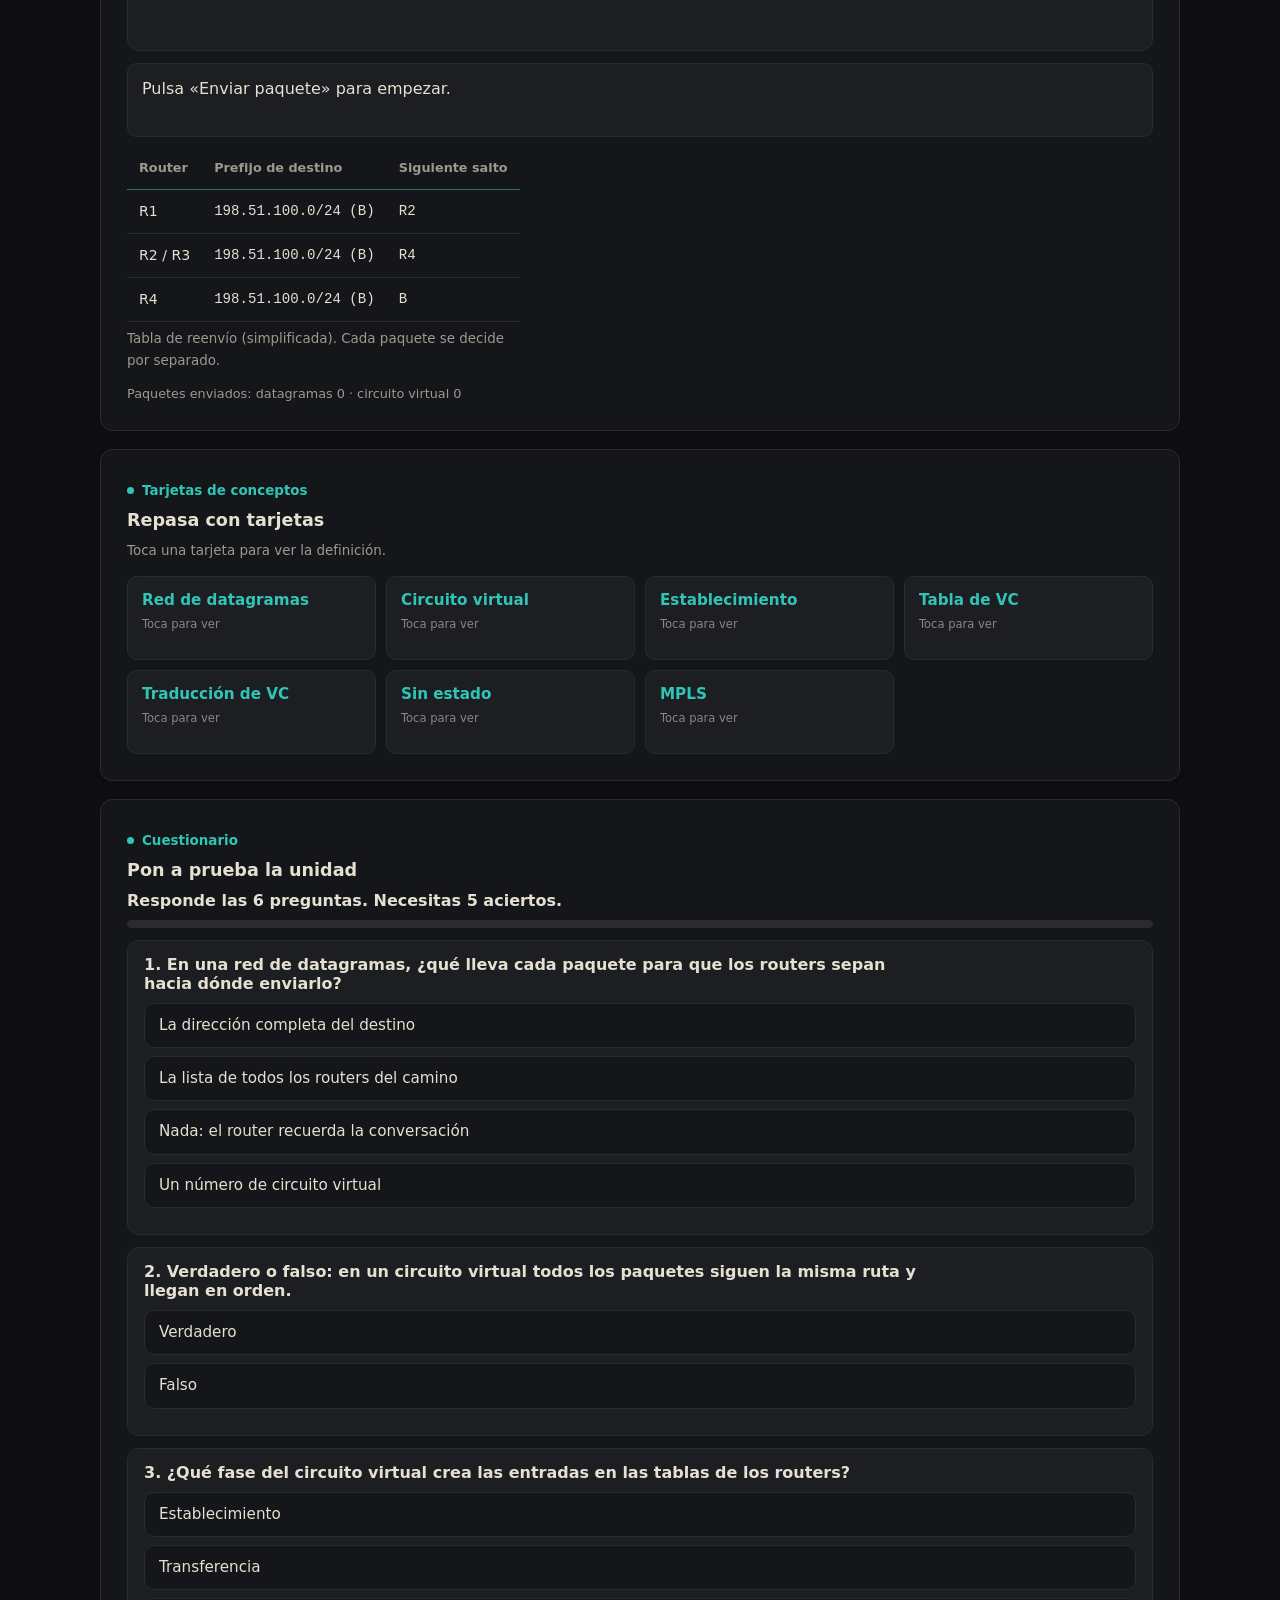
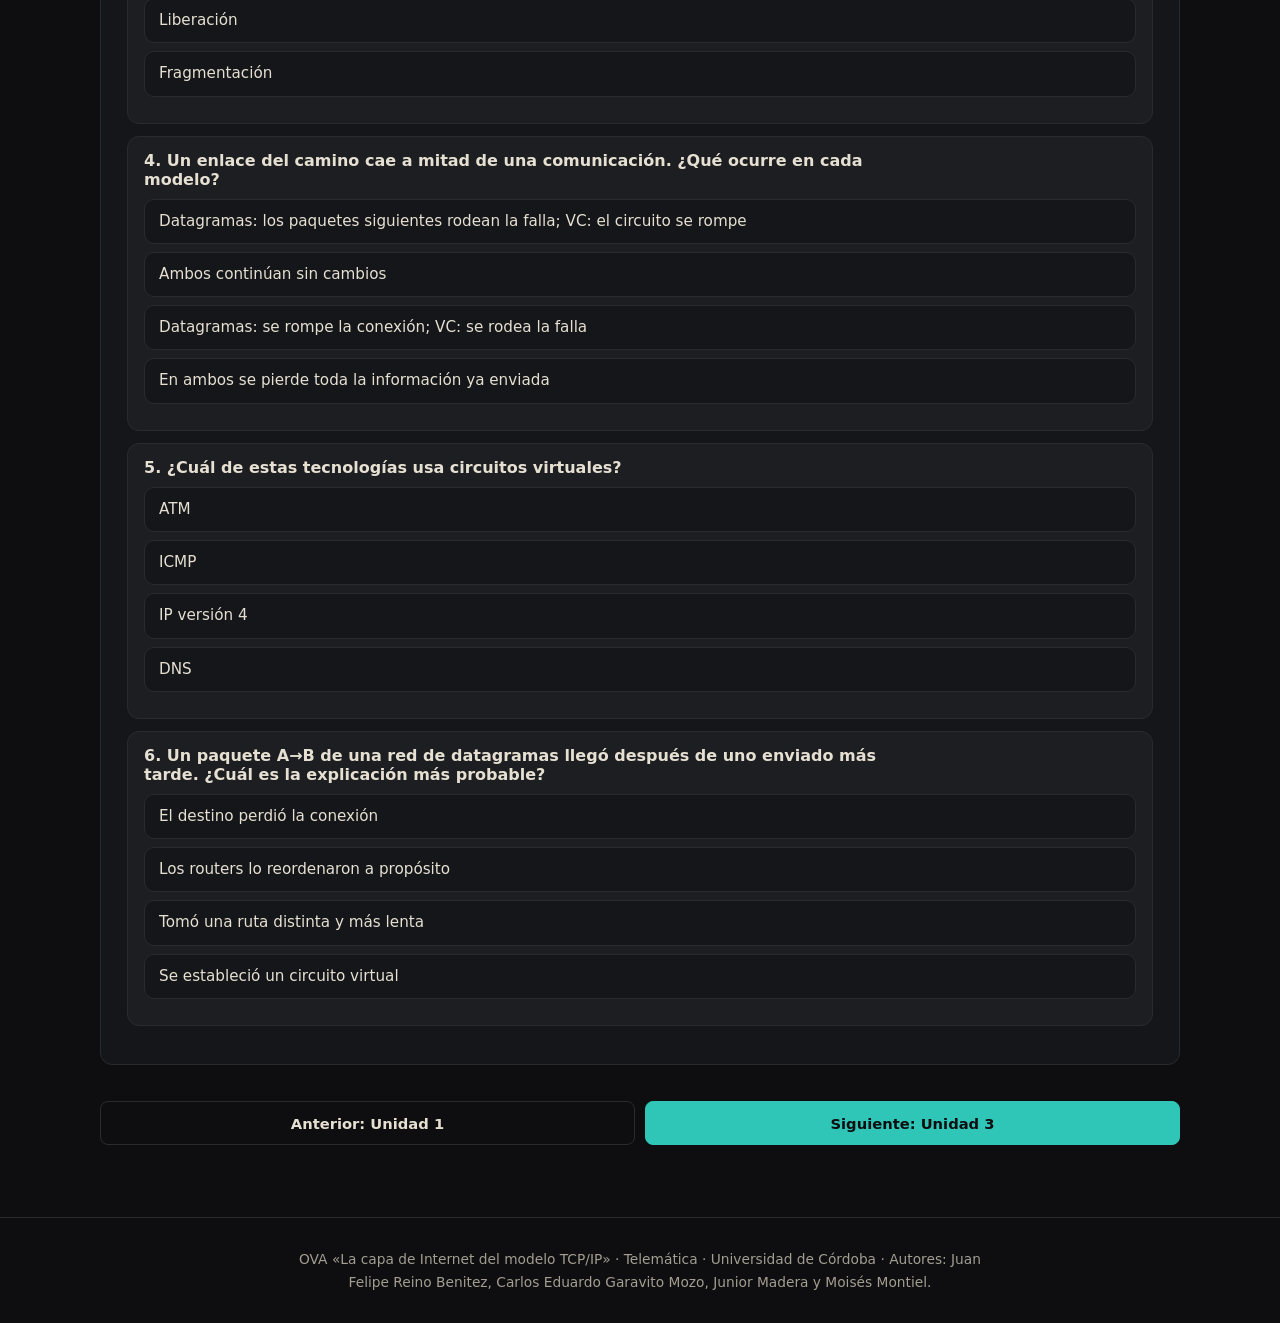
<file: unidad2.html>
<!DOCTYPE html>
<html lang="es">

<head>
    <meta charset="UTF-8">
    <meta name="viewport" content="width=device-width, initial-scale=1.0">
    <meta name="description"
        content="OVA de Telemática sobre la capa de Internet del modelo TCP/IP: guías, simuladores, retos, juegos y evaluación final.">
    <title>Unidad 2: Redes de circuitos virtuales y datagramas | OVA Capa de Internet</title>
    <link rel="icon" type="image/svg+xml" href="img/favicon.svg">
    <link rel="stylesheet" href="css/style.css">
    <link rel="stylesheet" href="css/componentes.css">
    <script>(function () { try { var t = localStorage.getItem('ova_tema'); if (!t) t = 'dark'; document.documentElement.dataset.theme = t } catch (e) { } })();</script>
</head>

<body style="--mc:var(--m2)">
    <div class="aviso-zip" role="alert"
        style="background:#2fc6b8;color:#0e0e10;padding:14px 18px;font:600 16px/1.5 Segoe UI,Arial,sans-serif">Esta
        página se abrió sin sus estilos ni sus programas. Descomprime primero el .zip completo (clic derecho &gt;
        «Extraer todo») y abre <b>index.html</b> desde la carpeta extraída, no desde dentro del .zip.</div>

    <header class="barra">
        <nav class="navbar" aria-label="Navegación principal">
            <a class="brand" href="index.html"><img src="img/logo.svg" alt="" width="38" height="38"><span>OVA · Capa de
                    Internet</span></a>
            <button class="nav-toggle" type="button" aria-expanded="false" aria-controls="menu"
                aria-label="Abrir menú"><svg viewBox="0 0 24 24" fill="none" stroke="currentColor" stroke-width="2"
                    stroke-linecap="round" aria-hidden="true">
                    <path d="M4 7h16M4 12h16M4 17h16" />
                </svg></button>
            <div class="menu" id="menu">
                <ul class="nav-links">
                    <li><a href="index.html">Inicio</a></li>
                    <li class="drop"><button class="drop-btn active" type="button" aria-expanded="false"
                            aria-haspopup="true">Unidades</button>
                        <ul class="drop-menu">
                            <li><a href="unidad1.html" data-prog="u1" style="--mc:var(--m1)"><span class="n"
                                        style="--c:var(--m1)">1</span>Generalidades del nivel de red</a></li>
                            <li><a href="unidad2.html" data-prog="u2" style="--mc:var(--m2)" class="active"
                                    aria-current="page"><span class="n" style="--c:var(--m2)">2</span>Redes de circuitos
                                    virtuales y datagramas</a></li>
                            <li><a href="unidad3.html" data-prog="u3" style="--mc:var(--m3)"><span class="n"
                                        style="--c:var(--m3)">3</span>Principios de procesamiento del router</a></li>
                            <li><a href="unidad4.html" data-prog="u4" style="--mc:var(--m4)"><span class="n"
                                        style="--c:var(--m4)">4</span>Protocolos de Internet: IPv4 e IPv6</a></li>
                            <li><a href="unidad5.html" data-prog="u5" style="--mc:var(--m5)"><span class="n"
                                        style="--c:var(--m5)">5</span>Protocolo de mensajes de control de Internet:
                                    ICMP</a></li>
                            <li><a href="unidad6.html" data-prog="u6" style="--mc:var(--m6)"><span class="n"
                                        style="--c:var(--m6)">6</span>Enrutamiento en Internet</a></li>
                        </ul>
                    </li>
                    <li><a href="retos.html">Retos</a></li>
                    <li><a href="juegos.html">Juegos</a></li>
                    <li><a href="examen.html">Evaluación</a></li>
                    <li><a href="creditos.html">Créditos</a></li>
                </ul>
                <div class="hud">
                    <div class="xp" id="xpRing" role="img" aria-label="Progreso total"><b id="xpNum">0%</b></div>
                    <div class="hudtxt"><b id="xpTxt">0/230 pts</b><small id="xpLvl">Novato</small></div>
                    <button class="btn alt icon" id="sndBtn" type="button" aria-pressed="false" aria-label="Sonido"
                        data-tip="Sonidos suaves al pulsar y acertar (apagado por defecto)"><svg class="on-ico"
                            viewBox="0 0 24 24" fill="none" stroke="currentColor" stroke-width="2"
                            stroke-linecap="round" stroke-linejoin="round" aria-hidden="true">
                            <path d="M3 9v6h4l5 4V5L7 9H3z" />
                            <path d="M16 8.5a5 5 0 010 7M18.8 5.7a9 9 0 010 12.6" />
                        </svg><svg class="off-ico" viewBox="0 0 24 24" fill="none" stroke="currentColor"
                            stroke-width="2" stroke-linecap="round" stroke-linejoin="round" aria-hidden="true">
                            <path d="M3 9v6h4l5 4V5L7 9H3z" />
                            <path d="M16 9l5 6M21 9l-5 6" />
                        </svg></button>
                    <button class="btn alt icon" id="themeBtn" type="button"
                        aria-label="Cambiar entre tema claro y oscuro" data-tip="Tema claro u oscuro"><svg
                            viewBox="0 0 24 24" fill="none" stroke="currentColor" stroke-width="2"
                            stroke-linecap="round" aria-hidden="true">
                            <circle cx="12" cy="12" r="8" />
                            <path d="M12 4a8 8 0 010 16z" fill="currentColor" />
                        </svg></button>
                </div>
            </div>
        </nav>
    </header>

    <section class="encabezado-pagina">
        <div class="contenedor">
            <div class="modnum" aria-hidden="true">2</div>
            <div>
                <p class="owner">Responsable: <b>Juan Felipe Reino Benitez</b></p>
                <h1>Redes de circuitos virtuales y datagramas</h1>
            </div>
        </div>
    </section>
    <main id="unidad">
        <noscript>
            <div class="card">
                <p>Este recurso necesita JavaScript activado para mostrar las guías, los simuladores y las evaluaciones.
                </p>
            </div>
        </noscript>
    </main>

    <footer class="pie-pagina">
        <p>OVA «La capa de Internet del modelo TCP/IP» · Telemática · Universidad de Córdoba · Autores: Juan Felipe
            Reino Benitez, Carlos Eduardo Garavito Mozo, Junior Madera y Moisés Montiel.</p>
    </footer>
    <div class="toast" id="toast" role="status" aria-live="polite"></div>
    <canvas id="fx" aria-hidden="true"></canvas>
    <div class="tip" id="tip" role="tooltip"></div>

    <script src="js/calculos.js"></script>
    <script src="js/app.js"></script>
    <script src="js/unidades/unidad2.js"></script>
    <script src="js/unidad.js"></script>
</body>

</html>
</file>
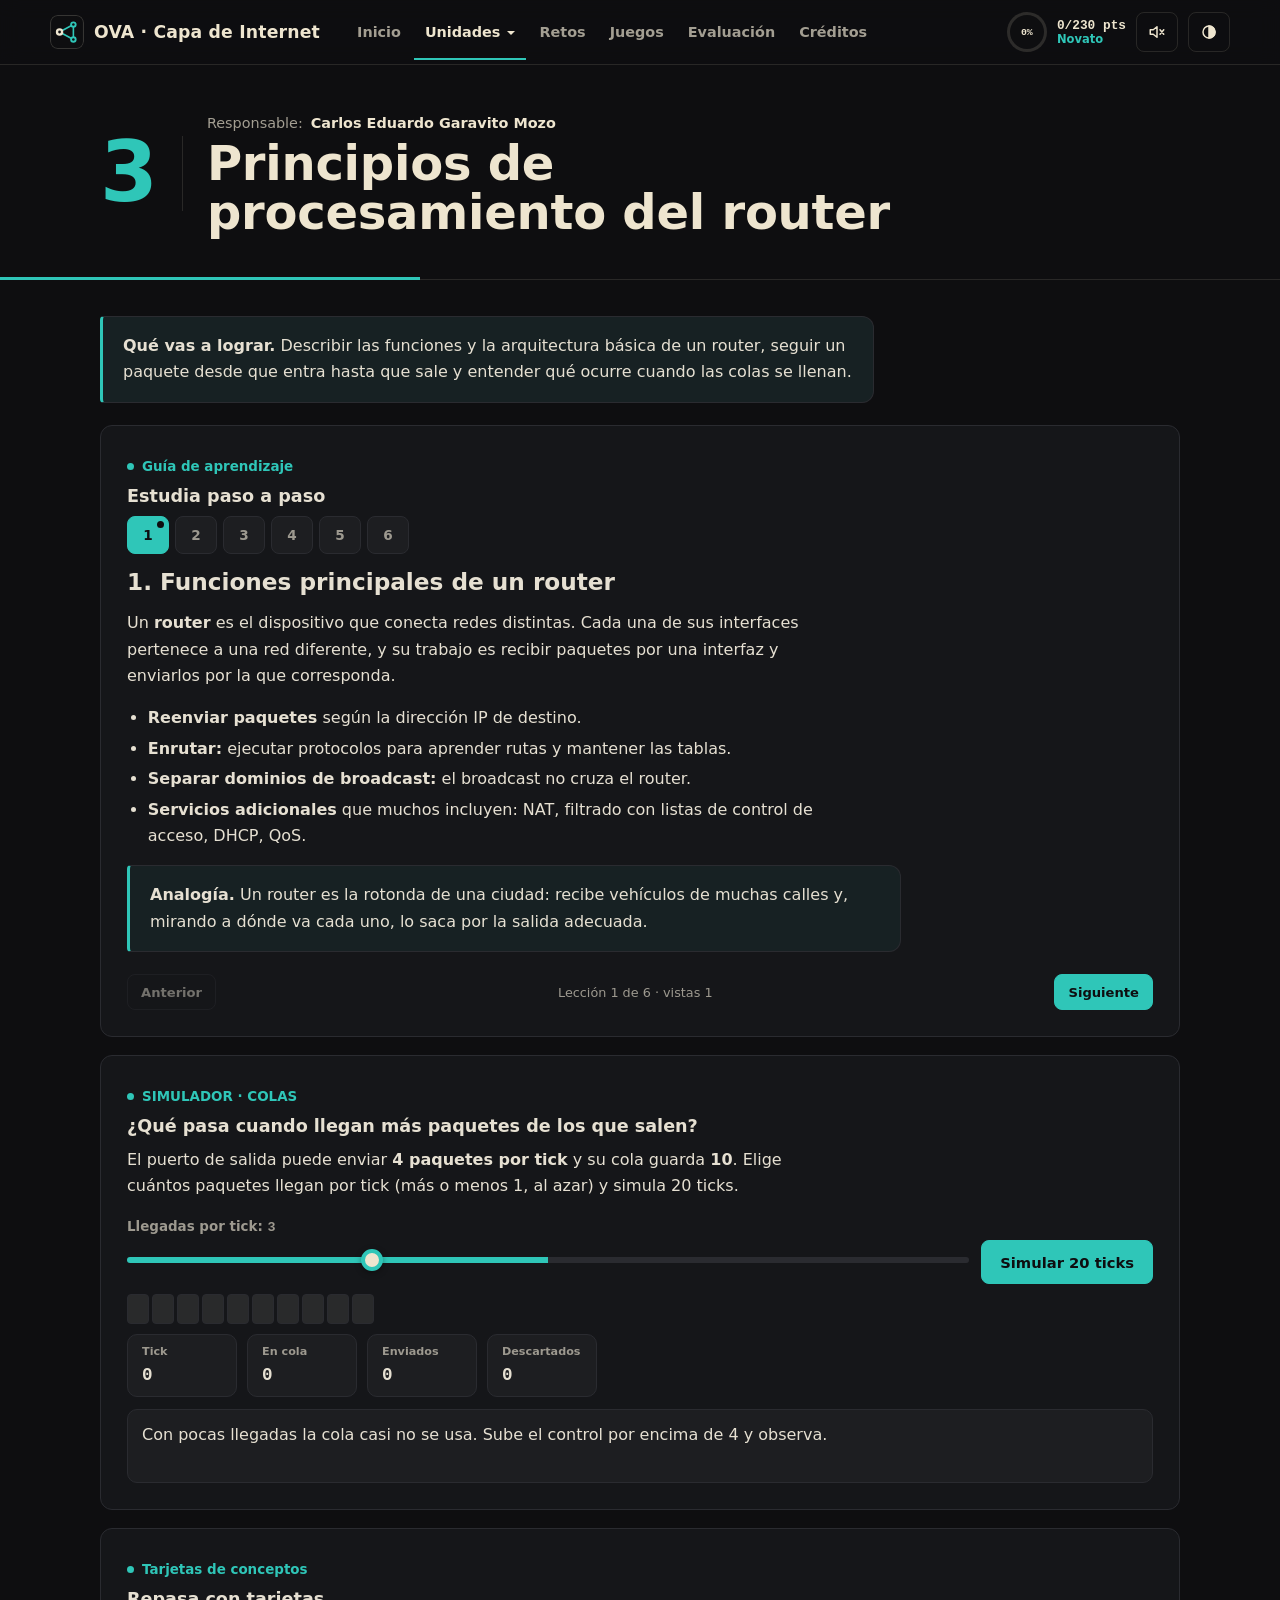
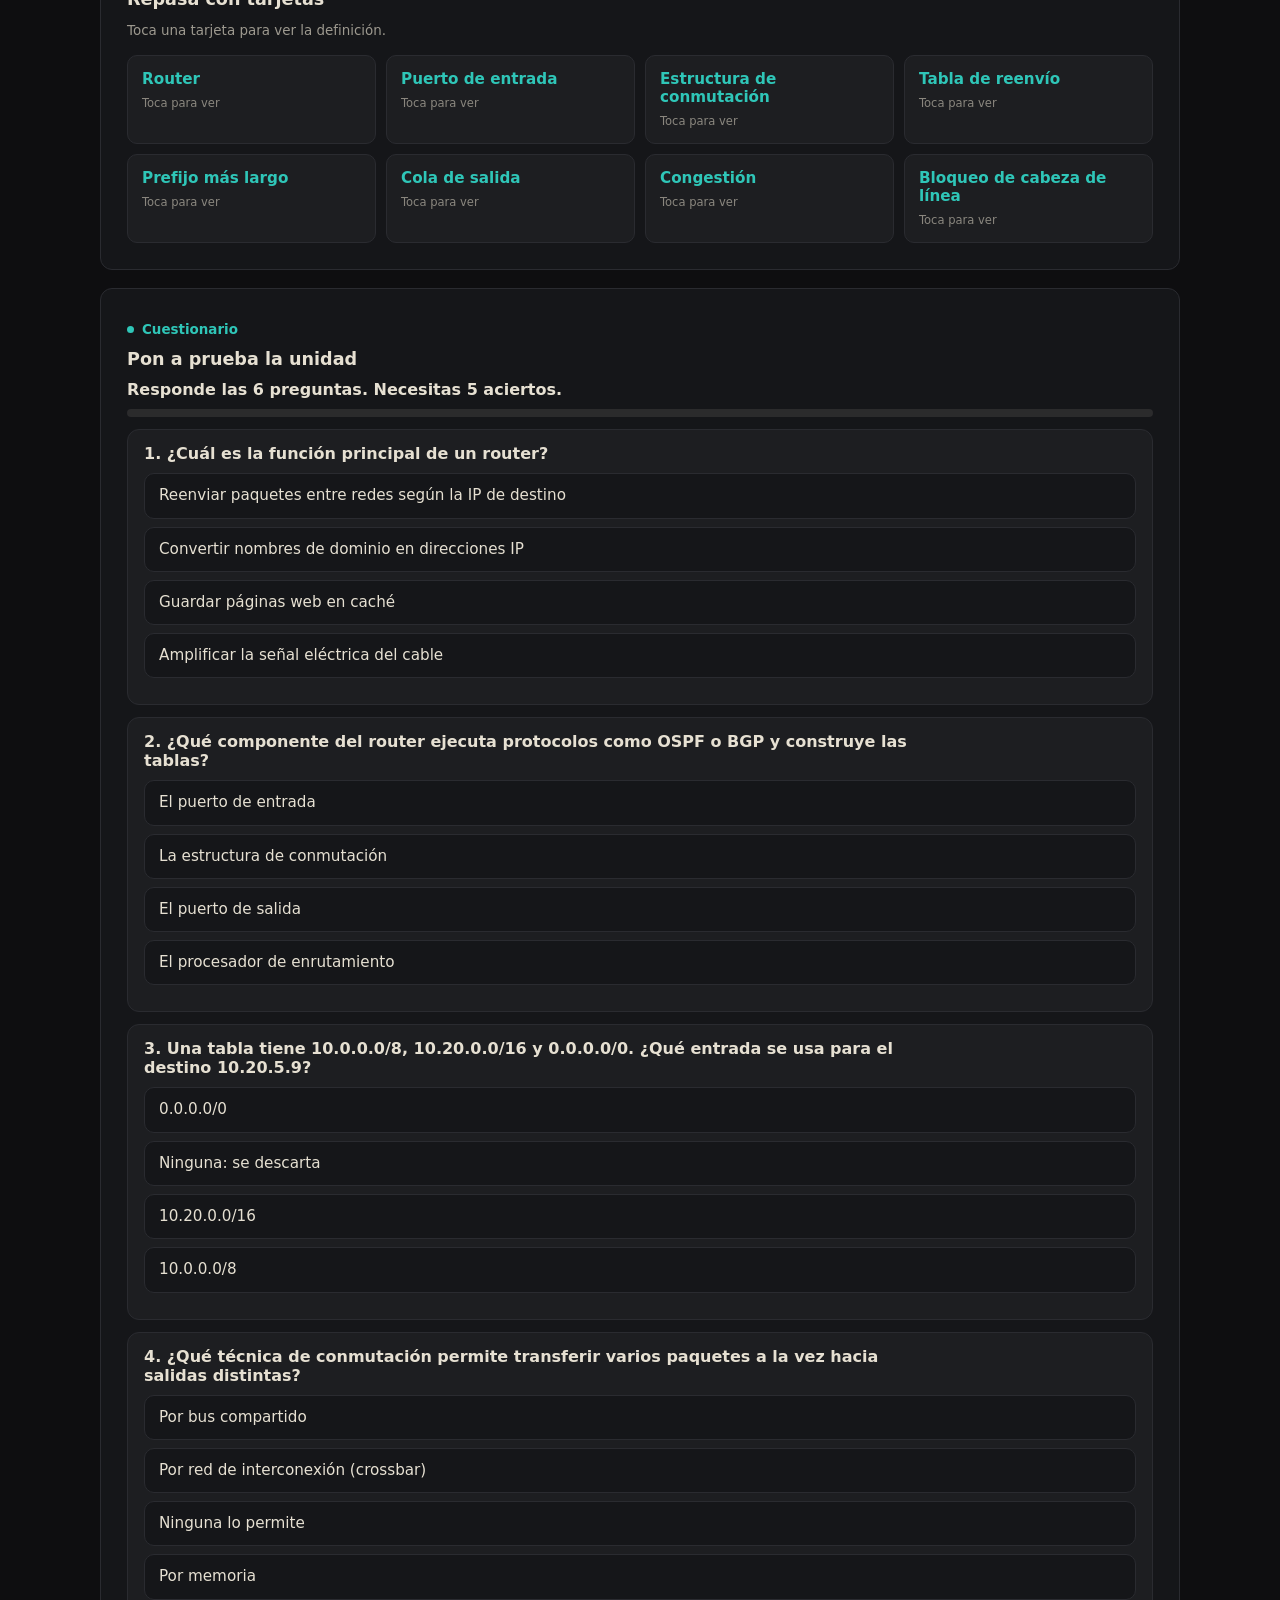
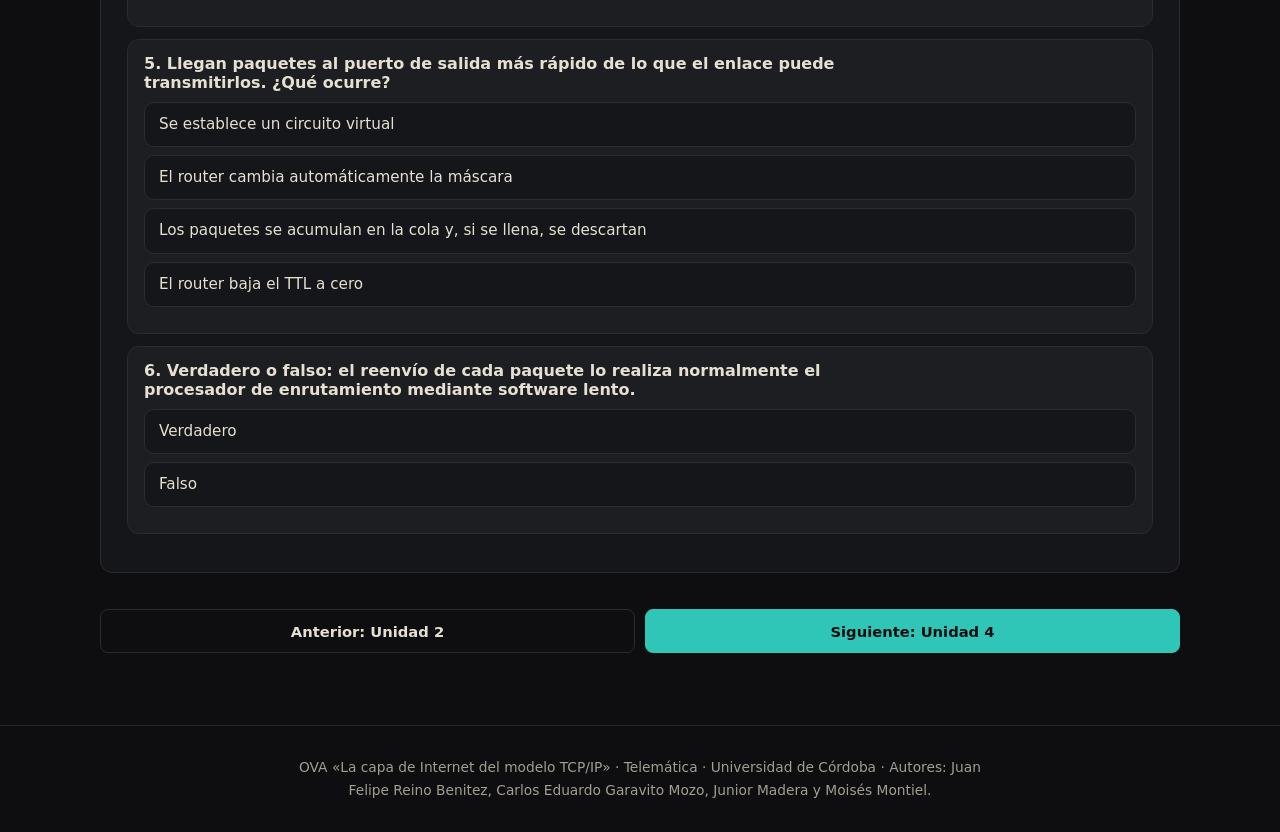
<file: unidad3.html>
<!DOCTYPE html>
<html lang="es">

<head>
    <meta charset="UTF-8">
    <meta name="viewport" content="width=device-width, initial-scale=1.0">
    <meta name="description"
        content="OVA de Telemática sobre la capa de Internet del modelo TCP/IP: guías, simuladores, retos, juegos y evaluación final.">
    <title>Unidad 3: Principios de procesamiento del router | OVA Capa de Internet</title>
    <link rel="icon" type="image/svg+xml" href="img/favicon.svg">
    <link rel="stylesheet" href="css/style.css">
    <link rel="stylesheet" href="css/componentes.css">
    <script>(function () { try { var t = localStorage.getItem('ova_tema'); if (!t) t = 'dark'; document.documentElement.dataset.theme = t } catch (e) { } })();</script>
</head>

<body style="--mc:var(--m3)">
    <div class="aviso-zip" role="alert"
        style="background:#2fc6b8;color:#0e0e10;padding:14px 18px;font:600 16px/1.5 Segoe UI,Arial,sans-serif">Esta
        página se abrió sin sus estilos ni sus programas. Descomprime primero el .zip completo (clic derecho &gt;
        «Extraer todo») y abre <b>index.html</b> desde la carpeta extraída, no desde dentro del .zip.</div>

    <header class="barra">
        <nav class="navbar" aria-label="Navegación principal">
            <a class="brand" href="index.html"><img src="img/logo.svg" alt="" width="38" height="38"><span>OVA · Capa de
                    Internet</span></a>
            <button class="nav-toggle" type="button" aria-expanded="false" aria-controls="menu"
                aria-label="Abrir menú"><svg viewBox="0 0 24 24" fill="none" stroke="currentColor" stroke-width="2"
                    stroke-linecap="round" aria-hidden="true">
                    <path d="M4 7h16M4 12h16M4 17h16" />
                </svg></button>
            <div class="menu" id="menu">
                <ul class="nav-links">
                    <li><a href="index.html">Inicio</a></li>
                    <li class="drop"><button class="drop-btn active" type="button" aria-expanded="false"
                            aria-haspopup="true">Unidades</button>
                        <ul class="drop-menu">
                            <li><a href="unidad1.html" data-prog="u1" style="--mc:var(--m1)"><span class="n"
                                        style="--c:var(--m1)">1</span>Generalidades del nivel de red</a></li>
                            <li><a href="unidad2.html" data-prog="u2" style="--mc:var(--m2)"><span class="n"
                                        style="--c:var(--m2)">2</span>Redes de circuitos virtuales y datagramas</a></li>
                            <li><a href="unidad3.html" data-prog="u3" style="--mc:var(--m3)" class="active"
                                    aria-current="page"><span class="n" style="--c:var(--m3)">3</span>Principios de
                                    procesamiento del router</a></li>
                            <li><a href="unidad4.html" data-prog="u4" style="--mc:var(--m4)"><span class="n"
                                        style="--c:var(--m4)">4</span>Protocolos de Internet: IPv4 e IPv6</a></li>
                            <li><a href="unidad5.html" data-prog="u5" style="--mc:var(--m5)"><span class="n"
                                        style="--c:var(--m5)">5</span>Protocolo de mensajes de control de Internet:
                                    ICMP</a></li>
                            <li><a href="unidad6.html" data-prog="u6" style="--mc:var(--m6)"><span class="n"
                                        style="--c:var(--m6)">6</span>Enrutamiento en Internet</a></li>
                        </ul>
                    </li>
                    <li><a href="retos.html">Retos</a></li>
                    <li><a href="juegos.html">Juegos</a></li>
                    <li><a href="examen.html">Evaluación</a></li>
                    <li><a href="creditos.html">Créditos</a></li>
                </ul>
                <div class="hud">
                    <div class="xp" id="xpRing" role="img" aria-label="Progreso total"><b id="xpNum">0%</b></div>
                    <div class="hudtxt"><b id="xpTxt">0/230 pts</b><small id="xpLvl">Novato</small></div>
                    <button class="btn alt icon" id="sndBtn" type="button" aria-pressed="false" aria-label="Sonido"
                        data-tip="Sonidos suaves al pulsar y acertar (apagado por defecto)"><svg class="on-ico"
                            viewBox="0 0 24 24" fill="none" stroke="currentColor" stroke-width="2"
                            stroke-linecap="round" stroke-linejoin="round" aria-hidden="true">
                            <path d="M3 9v6h4l5 4V5L7 9H3z" />
                            <path d="M16 8.5a5 5 0 010 7M18.8 5.7a9 9 0 010 12.6" />
                        </svg><svg class="off-ico" viewBox="0 0 24 24" fill="none" stroke="currentColor"
                            stroke-width="2" stroke-linecap="round" stroke-linejoin="round" aria-hidden="true">
                            <path d="M3 9v6h4l5 4V5L7 9H3z" />
                            <path d="M16 9l5 6M21 9l-5 6" />
                        </svg></button>
                    <button class="btn alt icon" id="themeBtn" type="button"
                        aria-label="Cambiar entre tema claro y oscuro" data-tip="Tema claro u oscuro"><svg
                            viewBox="0 0 24 24" fill="none" stroke="currentColor" stroke-width="2"
                            stroke-linecap="round" aria-hidden="true">
                            <circle cx="12" cy="12" r="8" />
                            <path d="M12 4a8 8 0 010 16z" fill="currentColor" />
                        </svg></button>
                </div>
            </div>
        </nav>
    </header>

    <section class="encabezado-pagina">
        <div class="contenedor">
            <div class="modnum" aria-hidden="true">3</div>
            <div>
                <p class="owner">Responsable: <b>Carlos Eduardo Garavito Mozo</b></p>
                <h1>Principios de procesamiento del router</h1>
            </div>
        </div>
    </section>
    <main id="unidad">
        <noscript>
            <div class="card">
                <p>Este recurso necesita JavaScript activado para mostrar las guías, los simuladores y las evaluaciones.
                </p>
            </div>
        </noscript>
    </main>

    <footer class="pie-pagina">
        <p>OVA «La capa de Internet del modelo TCP/IP» · Telemática · Universidad de Córdoba · Autores: Juan Felipe
            Reino Benitez, Carlos Eduardo Garavito Mozo, Junior Madera y Moisés Montiel.</p>
    </footer>
    <div class="toast" id="toast" role="status" aria-live="polite"></div>
    <canvas id="fx" aria-hidden="true"></canvas>
    <div class="tip" id="tip" role="tooltip"></div>

    <script src="js/calculos.js"></script>
    <script src="js/app.js"></script>
    <script src="js/unidades/unidad3.js"></script>
    <script src="js/unidad.js"></script>
</body>

</html>
</file>
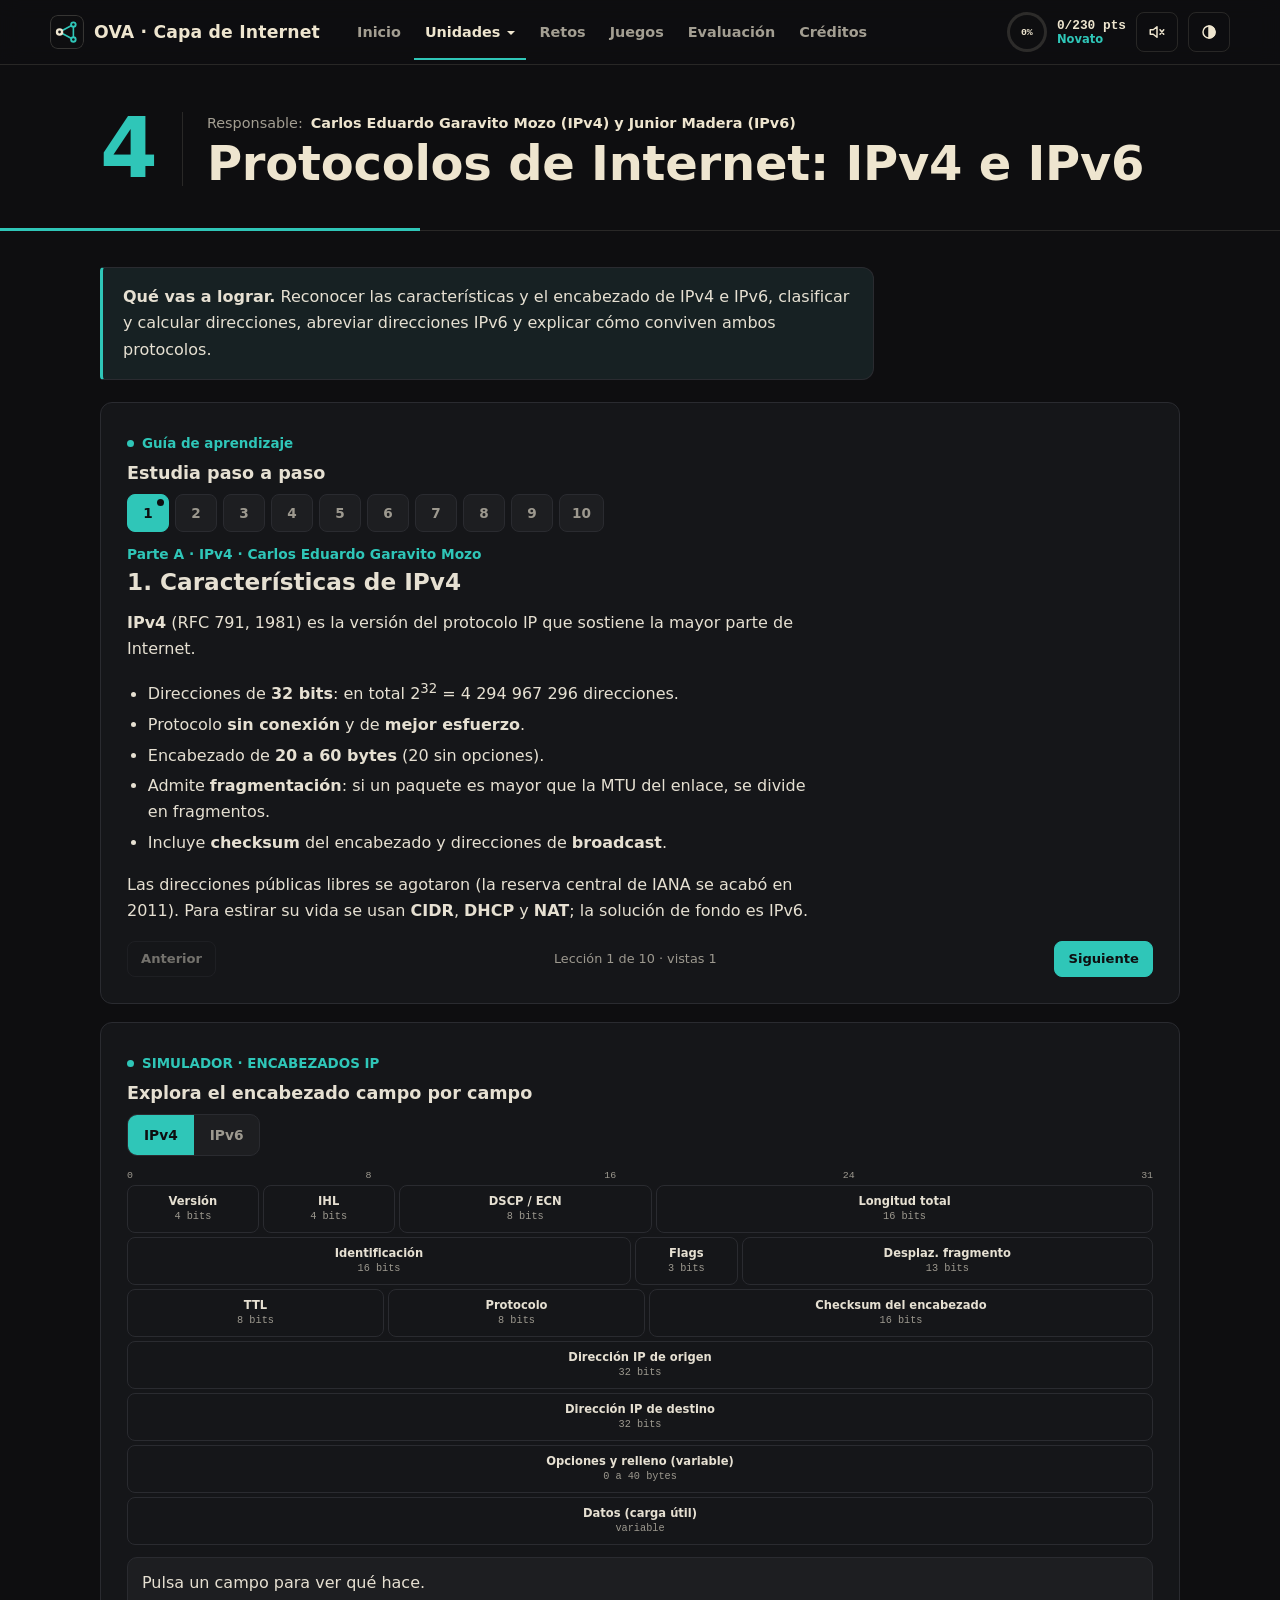
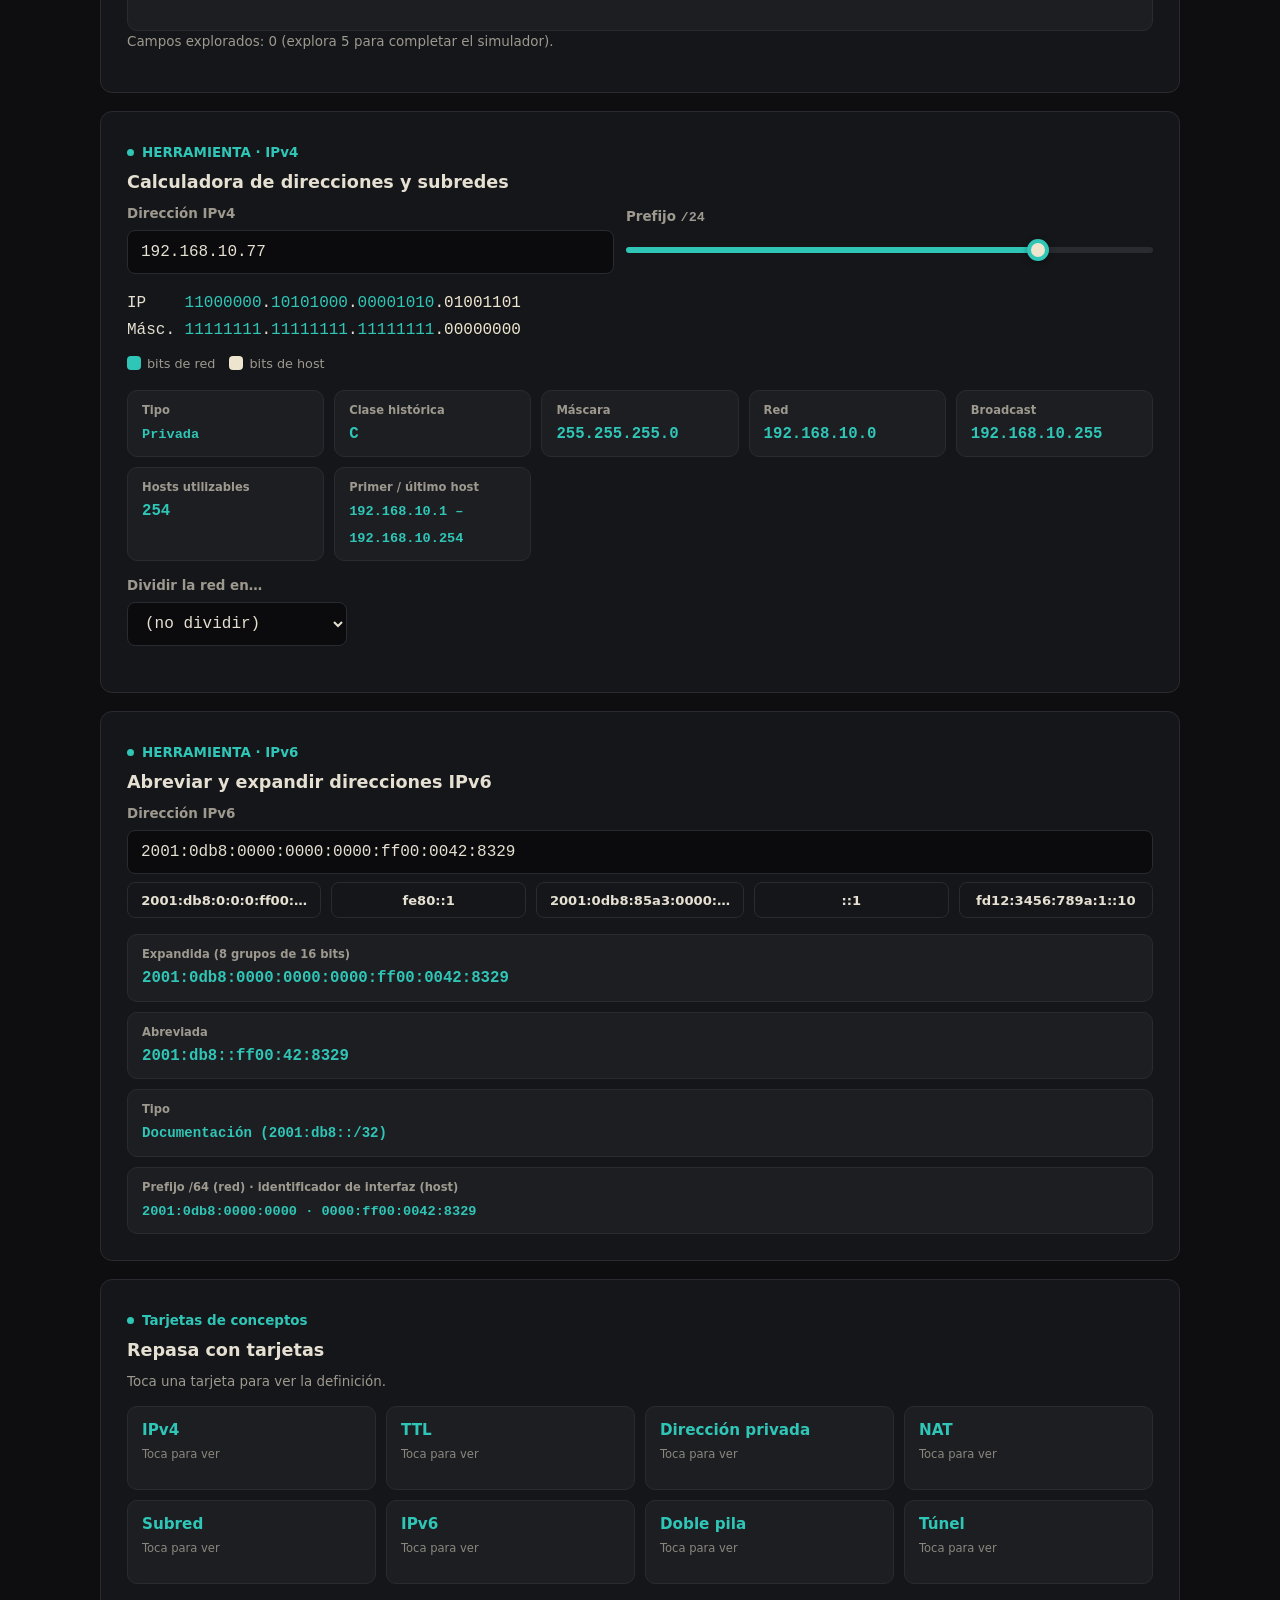
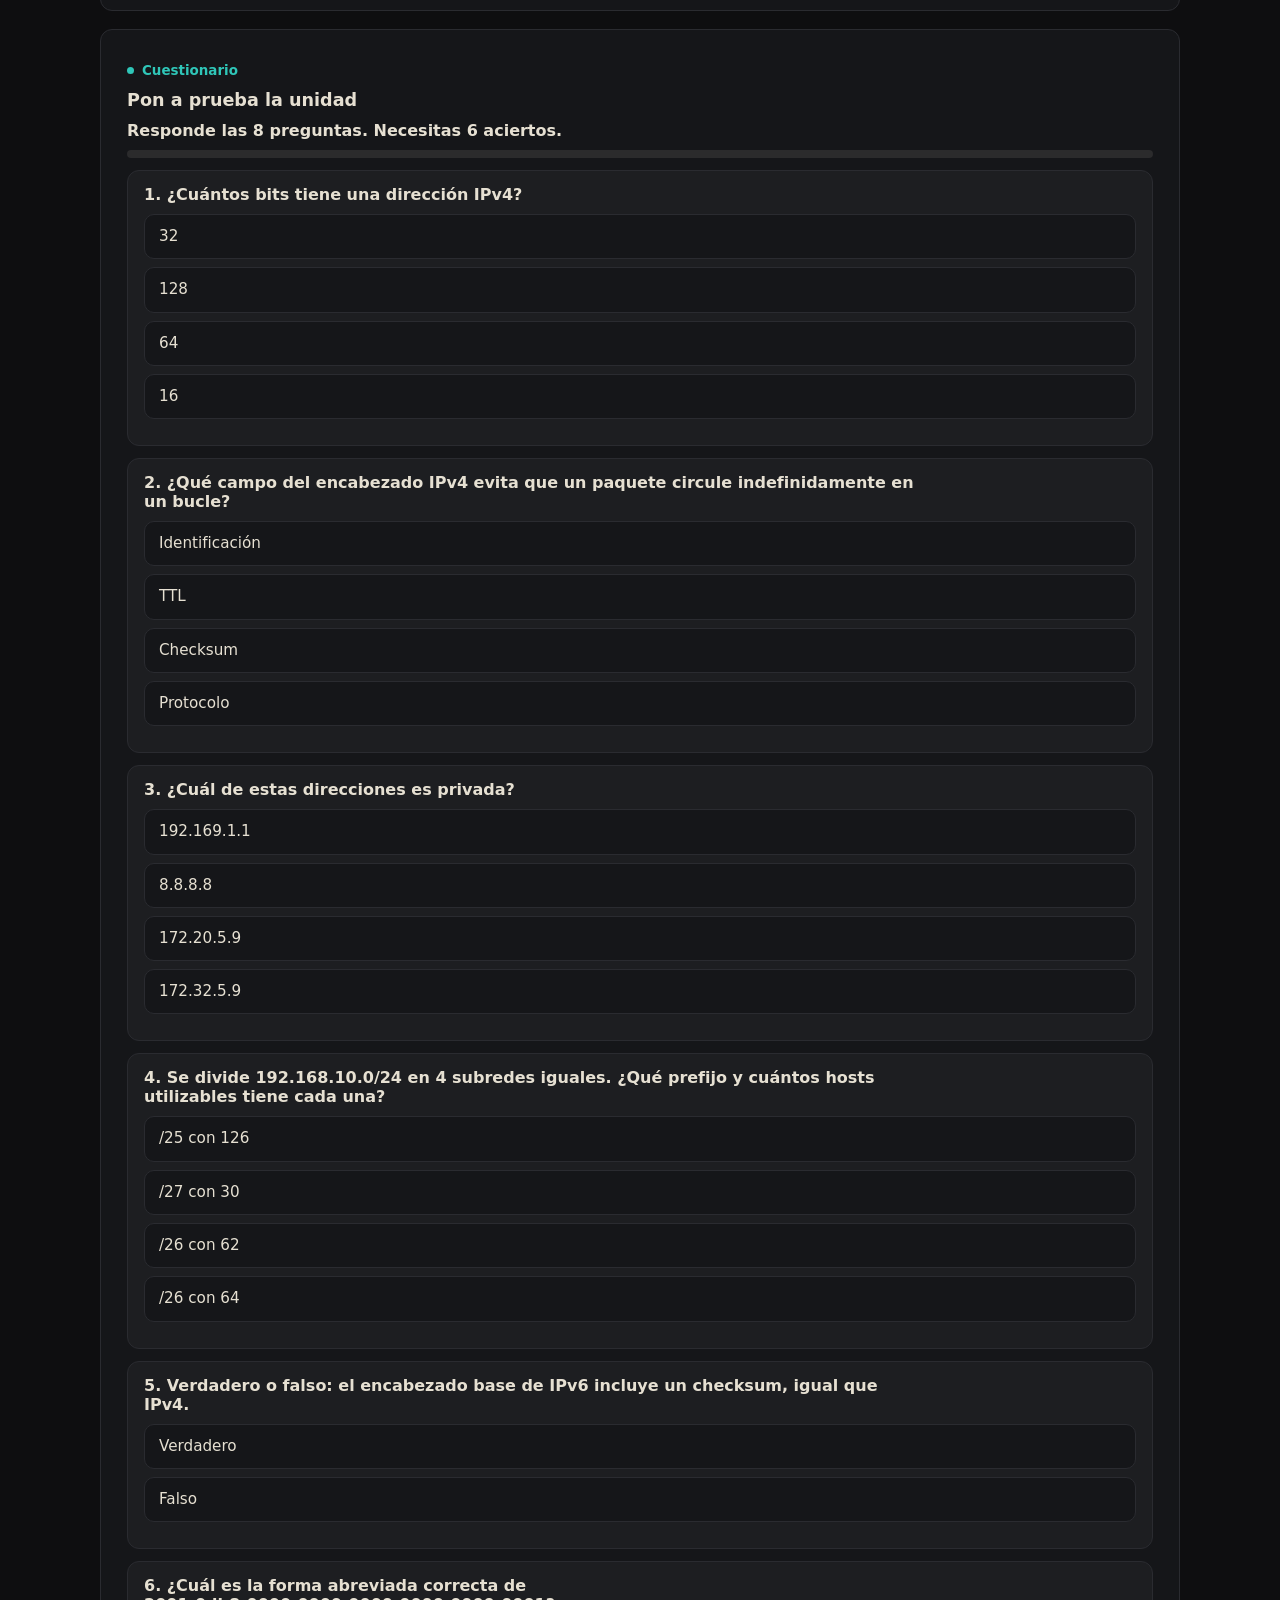
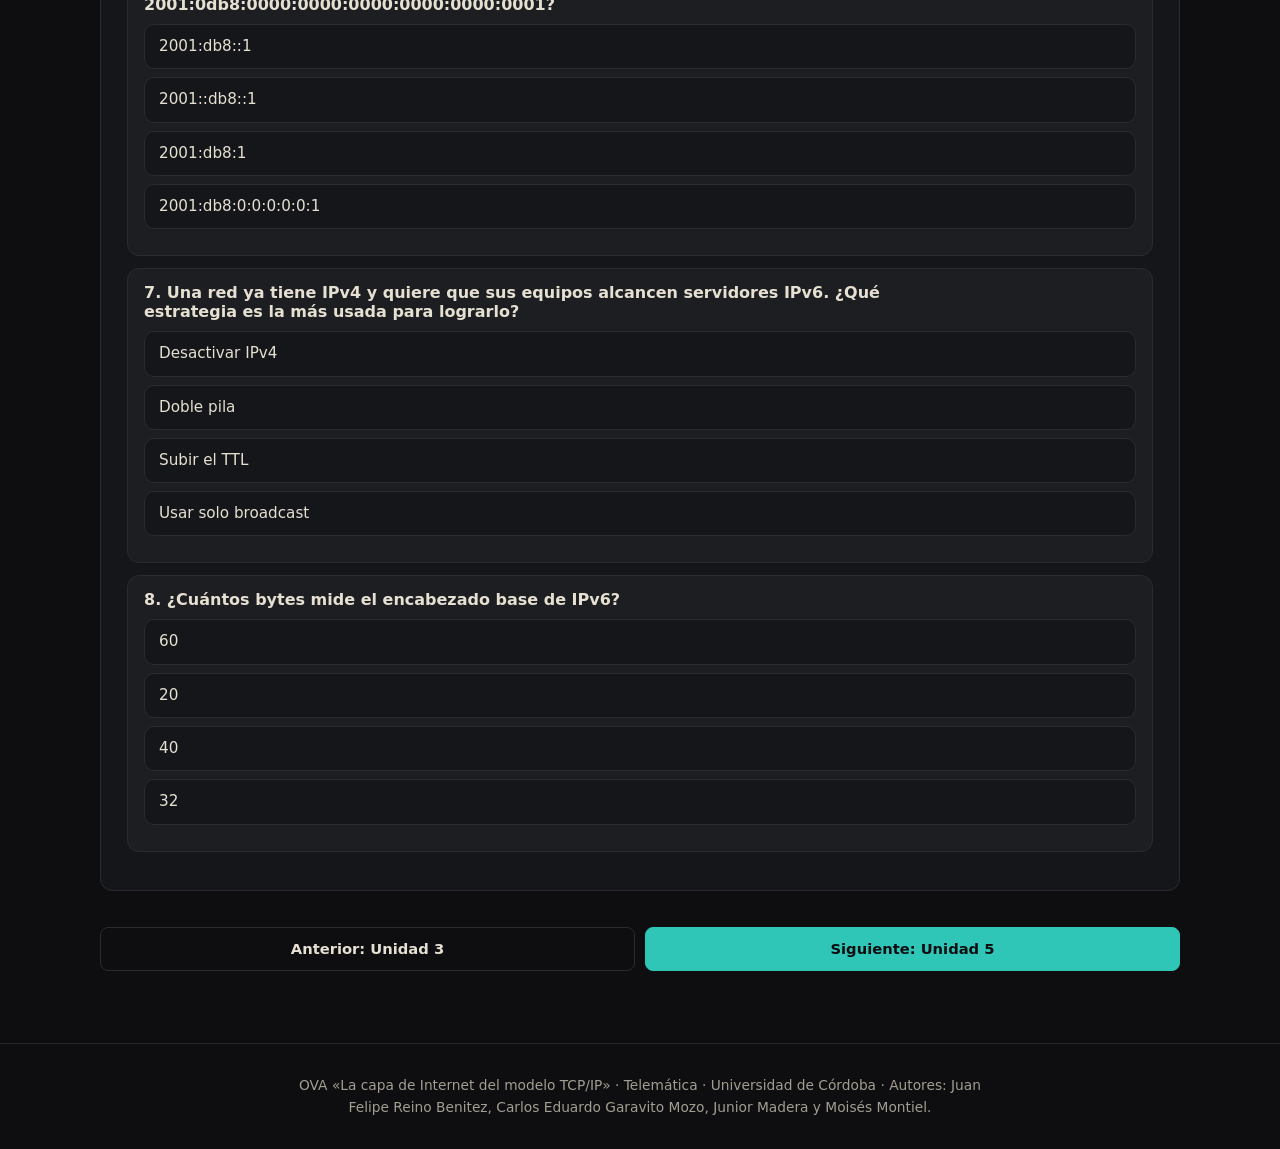
<file: unidad4.html>
<!DOCTYPE html>
<html lang="es">

<head>
    <meta charset="UTF-8">
    <meta name="viewport" content="width=device-width, initial-scale=1.0">
    <meta name="description"
        content="OVA de Telemática sobre la capa de Internet del modelo TCP/IP: guías, simuladores, retos, juegos y evaluación final.">
    <title>Unidad 4: Protocolos de Internet: IPv4 e IPv6 | OVA Capa de Internet</title>
    <link rel="icon" type="image/svg+xml" href="img/favicon.svg">
    <link rel="stylesheet" href="css/style.css">
    <link rel="stylesheet" href="css/componentes.css">
    <script>(function () { try { var t = localStorage.getItem('ova_tema'); if (!t) t = 'dark'; document.documentElement.dataset.theme = t } catch (e) { } })();</script>
</head>

<body style="--mc:var(--m4)">
    <div class="aviso-zip" role="alert"
        style="background:#2fc6b8;color:#0e0e10;padding:14px 18px;font:600 16px/1.5 Segoe UI,Arial,sans-serif">Esta
        página se abrió sin sus estilos ni sus programas. Descomprime primero el .zip completo (clic derecho &gt;
        «Extraer todo») y abre <b>index.html</b> desde la carpeta extraída, no desde dentro del .zip.</div>

    <header class="barra">
        <nav class="navbar" aria-label="Navegación principal">
            <a class="brand" href="index.html"><img src="img/logo.svg" alt="" width="38" height="38"><span>OVA · Capa de
                    Internet</span></a>
            <button class="nav-toggle" type="button" aria-expanded="false" aria-controls="menu"
                aria-label="Abrir menú"><svg viewBox="0 0 24 24" fill="none" stroke="currentColor" stroke-width="2"
                    stroke-linecap="round" aria-hidden="true">
                    <path d="M4 7h16M4 12h16M4 17h16" />
                </svg></button>
            <div class="menu" id="menu">
                <ul class="nav-links">
                    <li><a href="index.html">Inicio</a></li>
                    <li class="drop"><button class="drop-btn active" type="button" aria-expanded="false"
                            aria-haspopup="true">Unidades</button>
                        <ul class="drop-menu">
                            <li><a href="unidad1.html" data-prog="u1" style="--mc:var(--m1)"><span class="n"
                                        style="--c:var(--m1)">1</span>Generalidades del nivel de red</a></li>
                            <li><a href="unidad2.html" data-prog="u2" style="--mc:var(--m2)"><span class="n"
                                        style="--c:var(--m2)">2</span>Redes de circuitos virtuales y datagramas</a></li>
                            <li><a href="unidad3.html" data-prog="u3" style="--mc:var(--m3)"><span class="n"
                                        style="--c:var(--m3)">3</span>Principios de procesamiento del router</a></li>
                            <li><a href="unidad4.html" data-prog="u4" style="--mc:var(--m4)" class="active"
                                    aria-current="page"><span class="n" style="--c:var(--m4)">4</span>Protocolos de
                                    Internet: IPv4 e IPv6</a></li>
                            <li><a href="unidad5.html" data-prog="u5" style="--mc:var(--m5)"><span class="n"
                                        style="--c:var(--m5)">5</span>Protocolo de mensajes de control de Internet:
                                    ICMP</a></li>
                            <li><a href="unidad6.html" data-prog="u6" style="--mc:var(--m6)"><span class="n"
                                        style="--c:var(--m6)">6</span>Enrutamiento en Internet</a></li>
                        </ul>
                    </li>
                    <li><a href="retos.html">Retos</a></li>
                    <li><a href="juegos.html">Juegos</a></li>
                    <li><a href="examen.html">Evaluación</a></li>
                    <li><a href="creditos.html">Créditos</a></li>
                </ul>
                <div class="hud">
                    <div class="xp" id="xpRing" role="img" aria-label="Progreso total"><b id="xpNum">0%</b></div>
                    <div class="hudtxt"><b id="xpTxt">0/230 pts</b><small id="xpLvl">Novato</small></div>
                    <button class="btn alt icon" id="sndBtn" type="button" aria-pressed="false" aria-label="Sonido"
                        data-tip="Sonidos suaves al pulsar y acertar (apagado por defecto)"><svg class="on-ico"
                            viewBox="0 0 24 24" fill="none" stroke="currentColor" stroke-width="2"
                            stroke-linecap="round" stroke-linejoin="round" aria-hidden="true">
                            <path d="M3 9v6h4l5 4V5L7 9H3z" />
                            <path d="M16 8.5a5 5 0 010 7M18.8 5.7a9 9 0 010 12.6" />
                        </svg><svg class="off-ico" viewBox="0 0 24 24" fill="none" stroke="currentColor"
                            stroke-width="2" stroke-linecap="round" stroke-linejoin="round" aria-hidden="true">
                            <path d="M3 9v6h4l5 4V5L7 9H3z" />
                            <path d="M16 9l5 6M21 9l-5 6" />
                        </svg></button>
                    <button class="btn alt icon" id="themeBtn" type="button"
                        aria-label="Cambiar entre tema claro y oscuro" data-tip="Tema claro u oscuro"><svg
                            viewBox="0 0 24 24" fill="none" stroke="currentColor" stroke-width="2"
                            stroke-linecap="round" aria-hidden="true">
                            <circle cx="12" cy="12" r="8" />
                            <path d="M12 4a8 8 0 010 16z" fill="currentColor" />
                        </svg></button>
                </div>
            </div>
        </nav>
    </header>

    <section class="encabezado-pagina">
        <div class="contenedor">
            <div class="modnum" aria-hidden="true">4</div>
            <div>
                <p class="owner">Responsable: <b>Carlos Eduardo Garavito Mozo (IPv4) y Junior Madera (IPv6)</b></p>
                <h1>Protocolos de Internet: IPv4 e IPv6</h1>
            </div>
        </div>
    </section>
    <main id="unidad">
        <noscript>
            <div class="card">
                <p>Este recurso necesita JavaScript activado para mostrar las guías, los simuladores y las evaluaciones.
                </p>
            </div>
        </noscript>
    </main>

    <footer class="pie-pagina">
        <p>OVA «La capa de Internet del modelo TCP/IP» · Telemática · Universidad de Córdoba · Autores: Juan Felipe
            Reino Benitez, Carlos Eduardo Garavito Mozo, Junior Madera y Moisés Montiel.</p>
    </footer>
    <div class="toast" id="toast" role="status" aria-live="polite"></div>
    <canvas id="fx" aria-hidden="true"></canvas>
    <div class="tip" id="tip" role="tooltip"></div>

    <script src="js/calculos.js"></script>
    <script src="js/app.js"></script>
    <script src="js/unidades/unidad4.js"></script>
    <script src="js/unidad.js"></script>
</body>

</html>
</file>
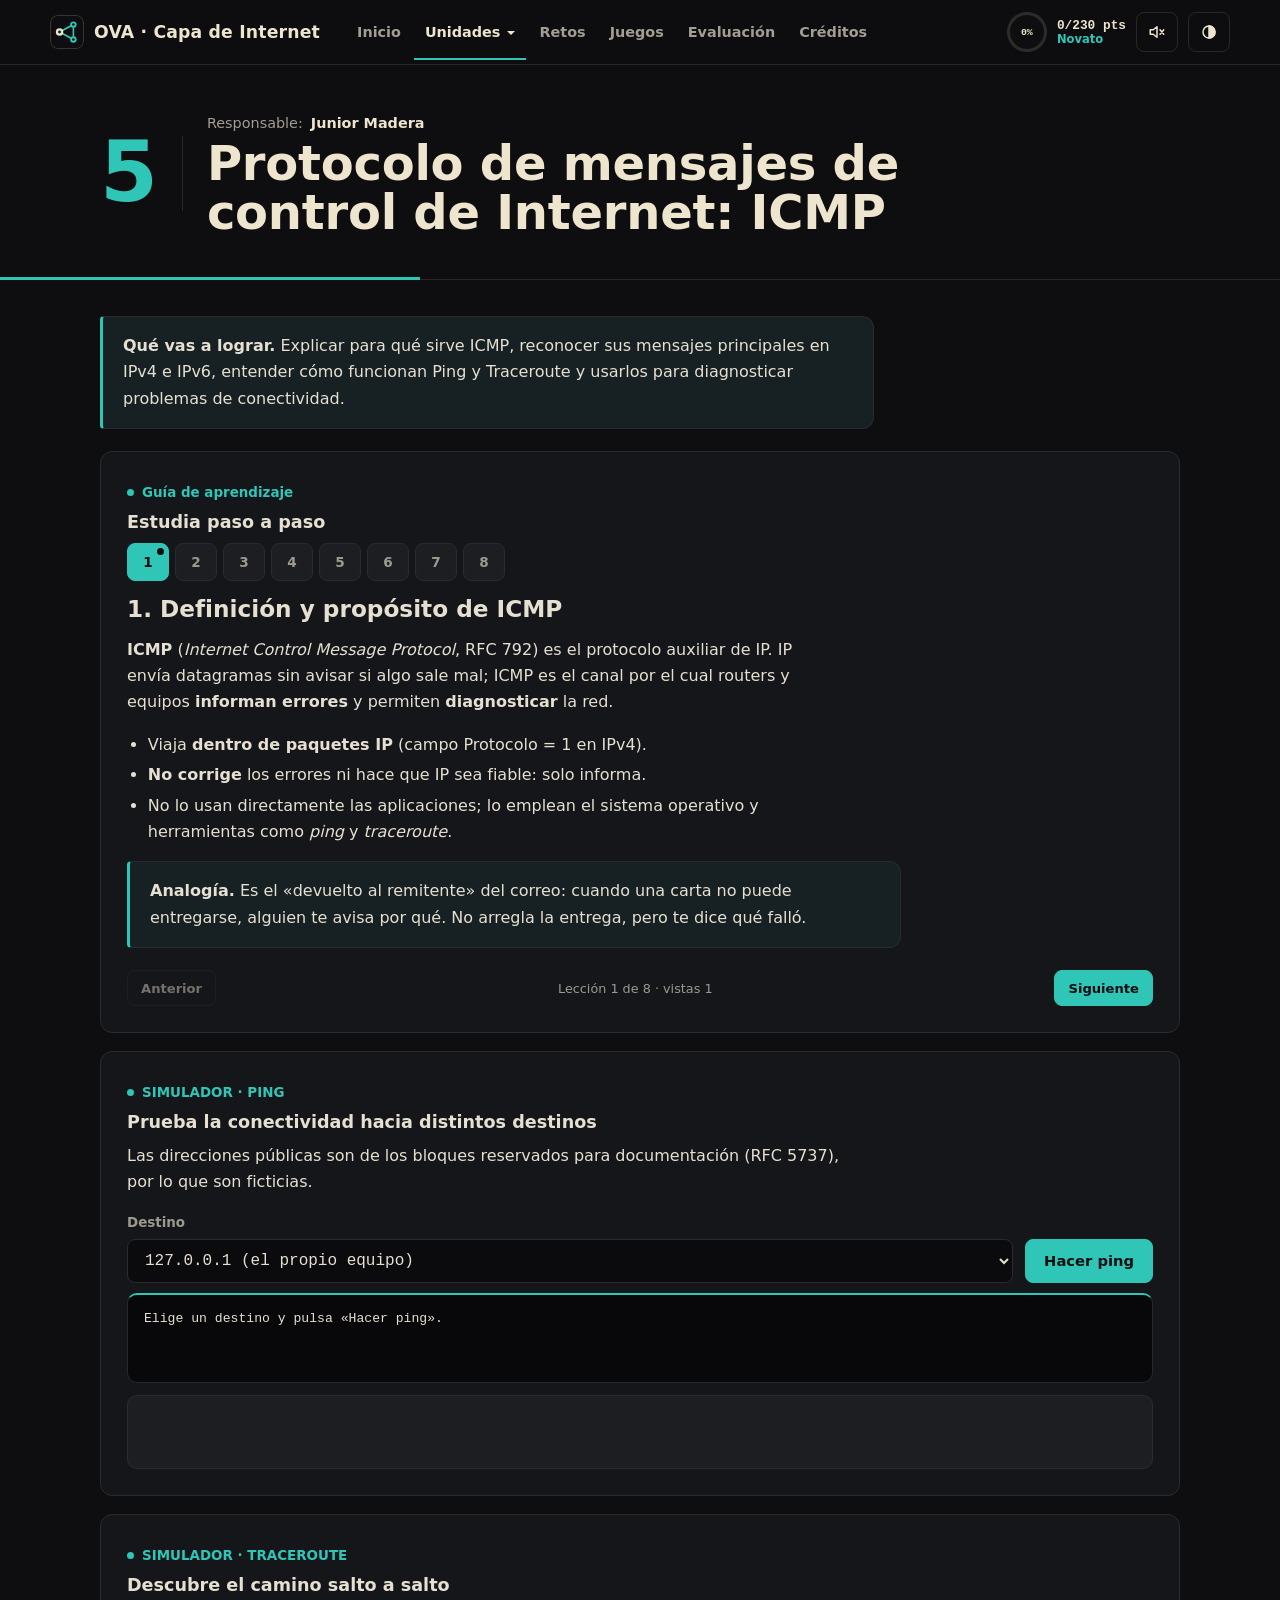
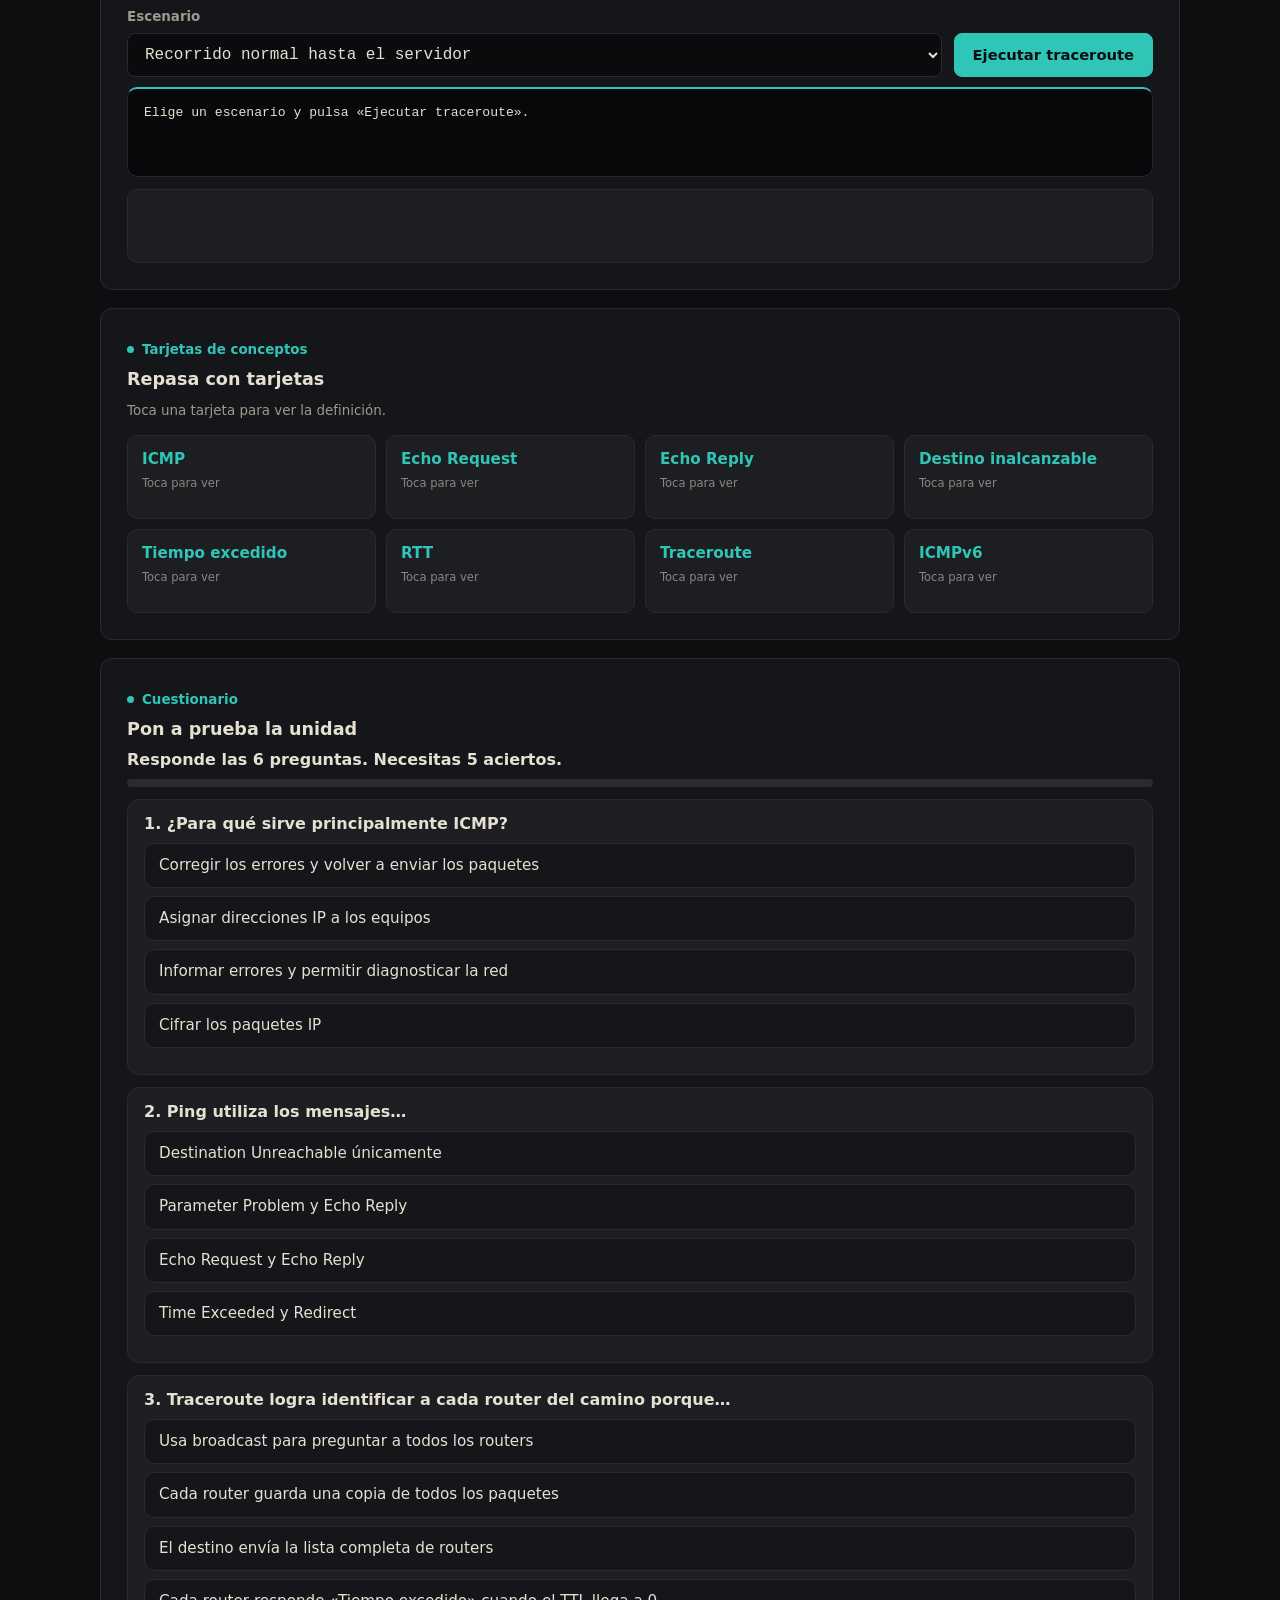
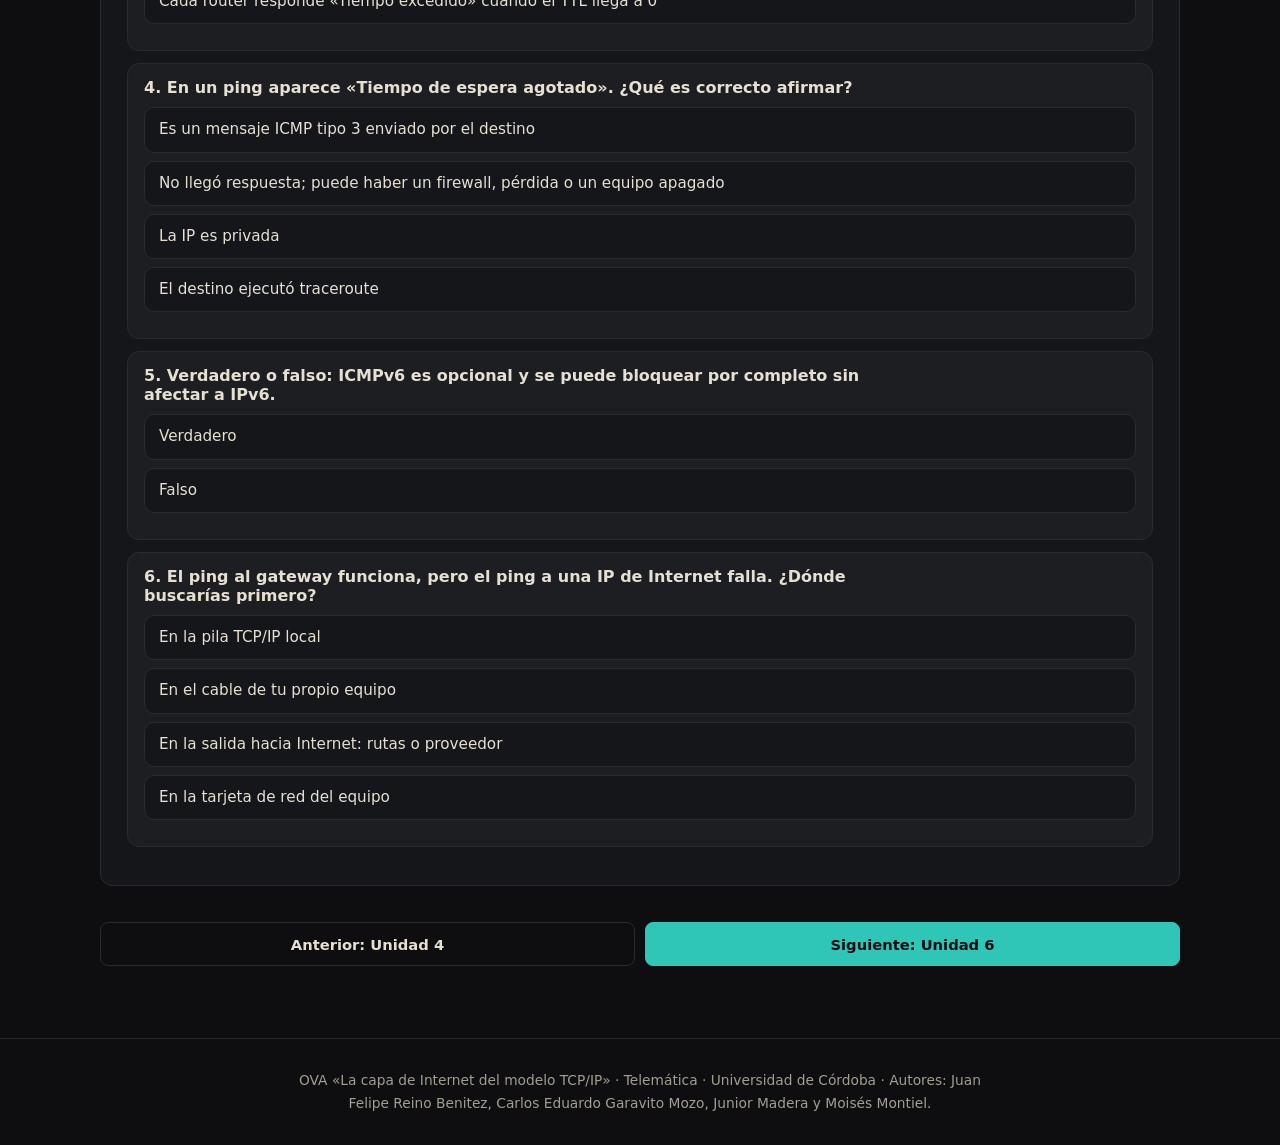
<file: unidad5.html>
<!DOCTYPE html>
<html lang="es">

<head>
    <meta charset="UTF-8">
    <meta name="viewport" content="width=device-width, initial-scale=1.0">
    <meta name="description"
        content="OVA de Telemática sobre la capa de Internet del modelo TCP/IP: guías, simuladores, retos, juegos y evaluación final.">
    <title>Unidad 5: Protocolo de mensajes de control de Internet: ICMP | OVA Capa de Internet</title>
    <link rel="icon" type="image/svg+xml" href="img/favicon.svg">
    <link rel="stylesheet" href="css/style.css">
    <link rel="stylesheet" href="css/componentes.css">
    <script>(function () { try { var t = localStorage.getItem('ova_tema'); if (!t) t = 'dark'; document.documentElement.dataset.theme = t } catch (e) { } })();</script>
</head>

<body style="--mc:var(--m5)">
    <div class="aviso-zip" role="alert"
        style="background:#2fc6b8;color:#0e0e10;padding:14px 18px;font:600 16px/1.5 Segoe UI,Arial,sans-serif">Esta
        página se abrió sin sus estilos ni sus programas. Descomprime primero el .zip completo (clic derecho &gt;
        «Extraer todo») y abre <b>index.html</b> desde la carpeta extraída, no desde dentro del .zip.</div>

    <header class="barra">
        <nav class="navbar" aria-label="Navegación principal">
            <a class="brand" href="index.html"><img src="img/logo.svg" alt="" width="38" height="38"><span>OVA · Capa de
                    Internet</span></a>
            <button class="nav-toggle" type="button" aria-expanded="false" aria-controls="menu"
                aria-label="Abrir menú"><svg viewBox="0 0 24 24" fill="none" stroke="currentColor" stroke-width="2"
                    stroke-linecap="round" aria-hidden="true">
                    <path d="M4 7h16M4 12h16M4 17h16" />
                </svg></button>
            <div class="menu" id="menu">
                <ul class="nav-links">
                    <li><a href="index.html">Inicio</a></li>
                    <li class="drop"><button class="drop-btn active" type="button" aria-expanded="false"
                            aria-haspopup="true">Unidades</button>
                        <ul class="drop-menu">
                            <li><a href="unidad1.html" data-prog="u1" style="--mc:var(--m1)"><span class="n"
                                        style="--c:var(--m1)">1</span>Generalidades del nivel de red</a></li>
                            <li><a href="unidad2.html" data-prog="u2" style="--mc:var(--m2)"><span class="n"
                                        style="--c:var(--m2)">2</span>Redes de circuitos virtuales y datagramas</a></li>
                            <li><a href="unidad3.html" data-prog="u3" style="--mc:var(--m3)"><span class="n"
                                        style="--c:var(--m3)">3</span>Principios de procesamiento del router</a></li>
                            <li><a href="unidad4.html" data-prog="u4" style="--mc:var(--m4)"><span class="n"
                                        style="--c:var(--m4)">4</span>Protocolos de Internet: IPv4 e IPv6</a></li>
                            <li><a href="unidad5.html" data-prog="u5" style="--mc:var(--m5)" class="active"
                                    aria-current="page"><span class="n" style="--c:var(--m5)">5</span>Protocolo de
                                    mensajes de control de Internet: ICMP</a></li>
                            <li><a href="unidad6.html" data-prog="u6" style="--mc:var(--m6)"><span class="n"
                                        style="--c:var(--m6)">6</span>Enrutamiento en Internet</a></li>
                        </ul>
                    </li>
                    <li><a href="retos.html">Retos</a></li>
                    <li><a href="juegos.html">Juegos</a></li>
                    <li><a href="examen.html">Evaluación</a></li>
                    <li><a href="creditos.html">Créditos</a></li>
                </ul>
                <div class="hud">
                    <div class="xp" id="xpRing" role="img" aria-label="Progreso total"><b id="xpNum">0%</b></div>
                    <div class="hudtxt"><b id="xpTxt">0/230 pts</b><small id="xpLvl">Novato</small></div>
                    <button class="btn alt icon" id="sndBtn" type="button" aria-pressed="false" aria-label="Sonido"
                        data-tip="Sonidos suaves al pulsar y acertar (apagado por defecto)"><svg class="on-ico"
                            viewBox="0 0 24 24" fill="none" stroke="currentColor" stroke-width="2"
                            stroke-linecap="round" stroke-linejoin="round" aria-hidden="true">
                            <path d="M3 9v6h4l5 4V5L7 9H3z" />
                            <path d="M16 8.5a5 5 0 010 7M18.8 5.7a9 9 0 010 12.6" />
                        </svg><svg class="off-ico" viewBox="0 0 24 24" fill="none" stroke="currentColor"
                            stroke-width="2" stroke-linecap="round" stroke-linejoin="round" aria-hidden="true">
                            <path d="M3 9v6h4l5 4V5L7 9H3z" />
                            <path d="M16 9l5 6M21 9l-5 6" />
                        </svg></button>
                    <button class="btn alt icon" id="themeBtn" type="button"
                        aria-label="Cambiar entre tema claro y oscuro" data-tip="Tema claro u oscuro"><svg
                            viewBox="0 0 24 24" fill="none" stroke="currentColor" stroke-width="2"
                            stroke-linecap="round" aria-hidden="true">
                            <circle cx="12" cy="12" r="8" />
                            <path d="M12 4a8 8 0 010 16z" fill="currentColor" />
                        </svg></button>
                </div>
            </div>
        </nav>
    </header>

    <section class="encabezado-pagina">
        <div class="contenedor">
            <div class="modnum" aria-hidden="true">5</div>
            <div>
                <p class="owner">Responsable: <b>Junior Madera</b></p>
                <h1>Protocolo de mensajes de control de Internet: ICMP</h1>
            </div>
        </div>
    </section>
    <main id="unidad">
        <noscript>
            <div class="card">
                <p>Este recurso necesita JavaScript activado para mostrar las guías, los simuladores y las evaluaciones.
                </p>
            </div>
        </noscript>
    </main>

    <footer class="pie-pagina">
        <p>OVA «La capa de Internet del modelo TCP/IP» · Telemática · Universidad de Córdoba · Autores: Juan Felipe
            Reino Benitez, Carlos Eduardo Garavito Mozo, Junior Madera y Moisés Montiel.</p>
    </footer>
    <div class="toast" id="toast" role="status" aria-live="polite"></div>
    <canvas id="fx" aria-hidden="true"></canvas>
    <div class="tip" id="tip" role="tooltip"></div>

    <script src="js/calculos.js"></script>
    <script src="js/app.js"></script>
    <script src="js/unidades/unidad5.js"></script>
    <script src="js/unidad.js"></script>
</body>

</html>
</file>
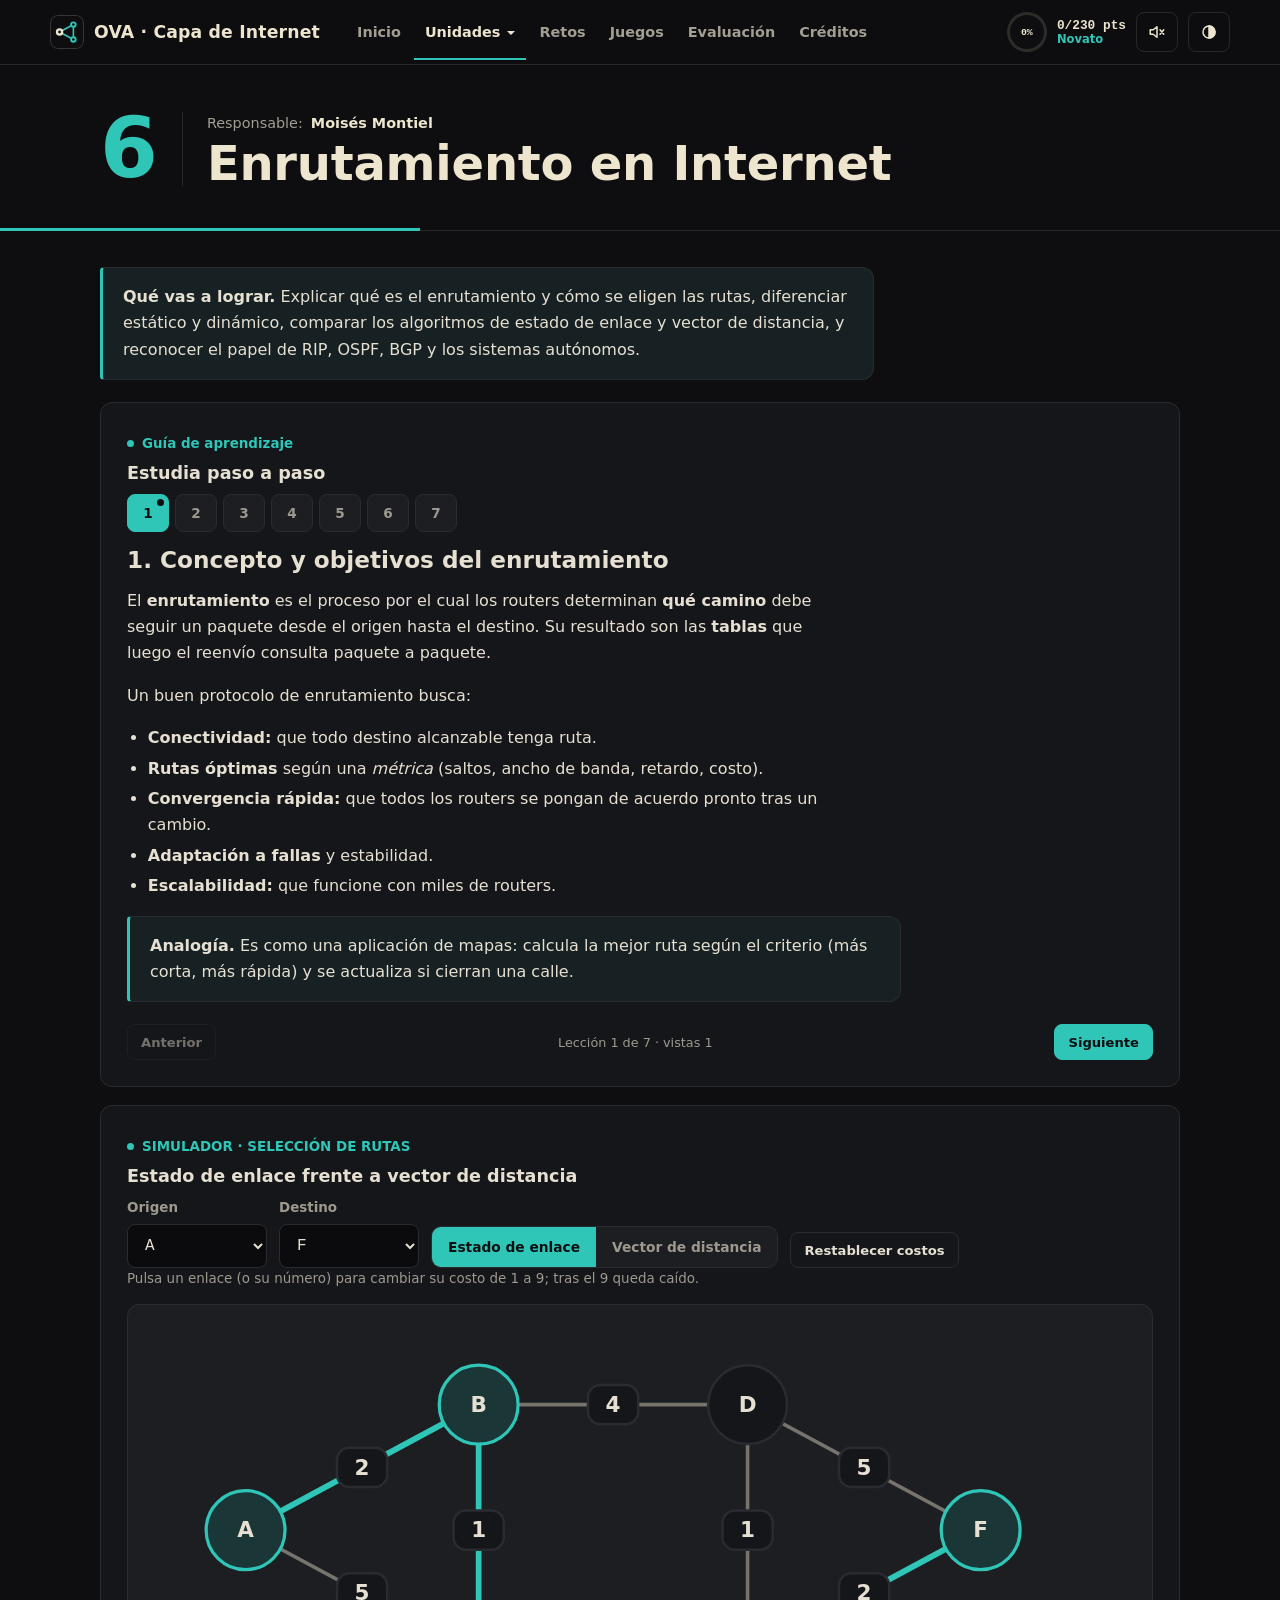
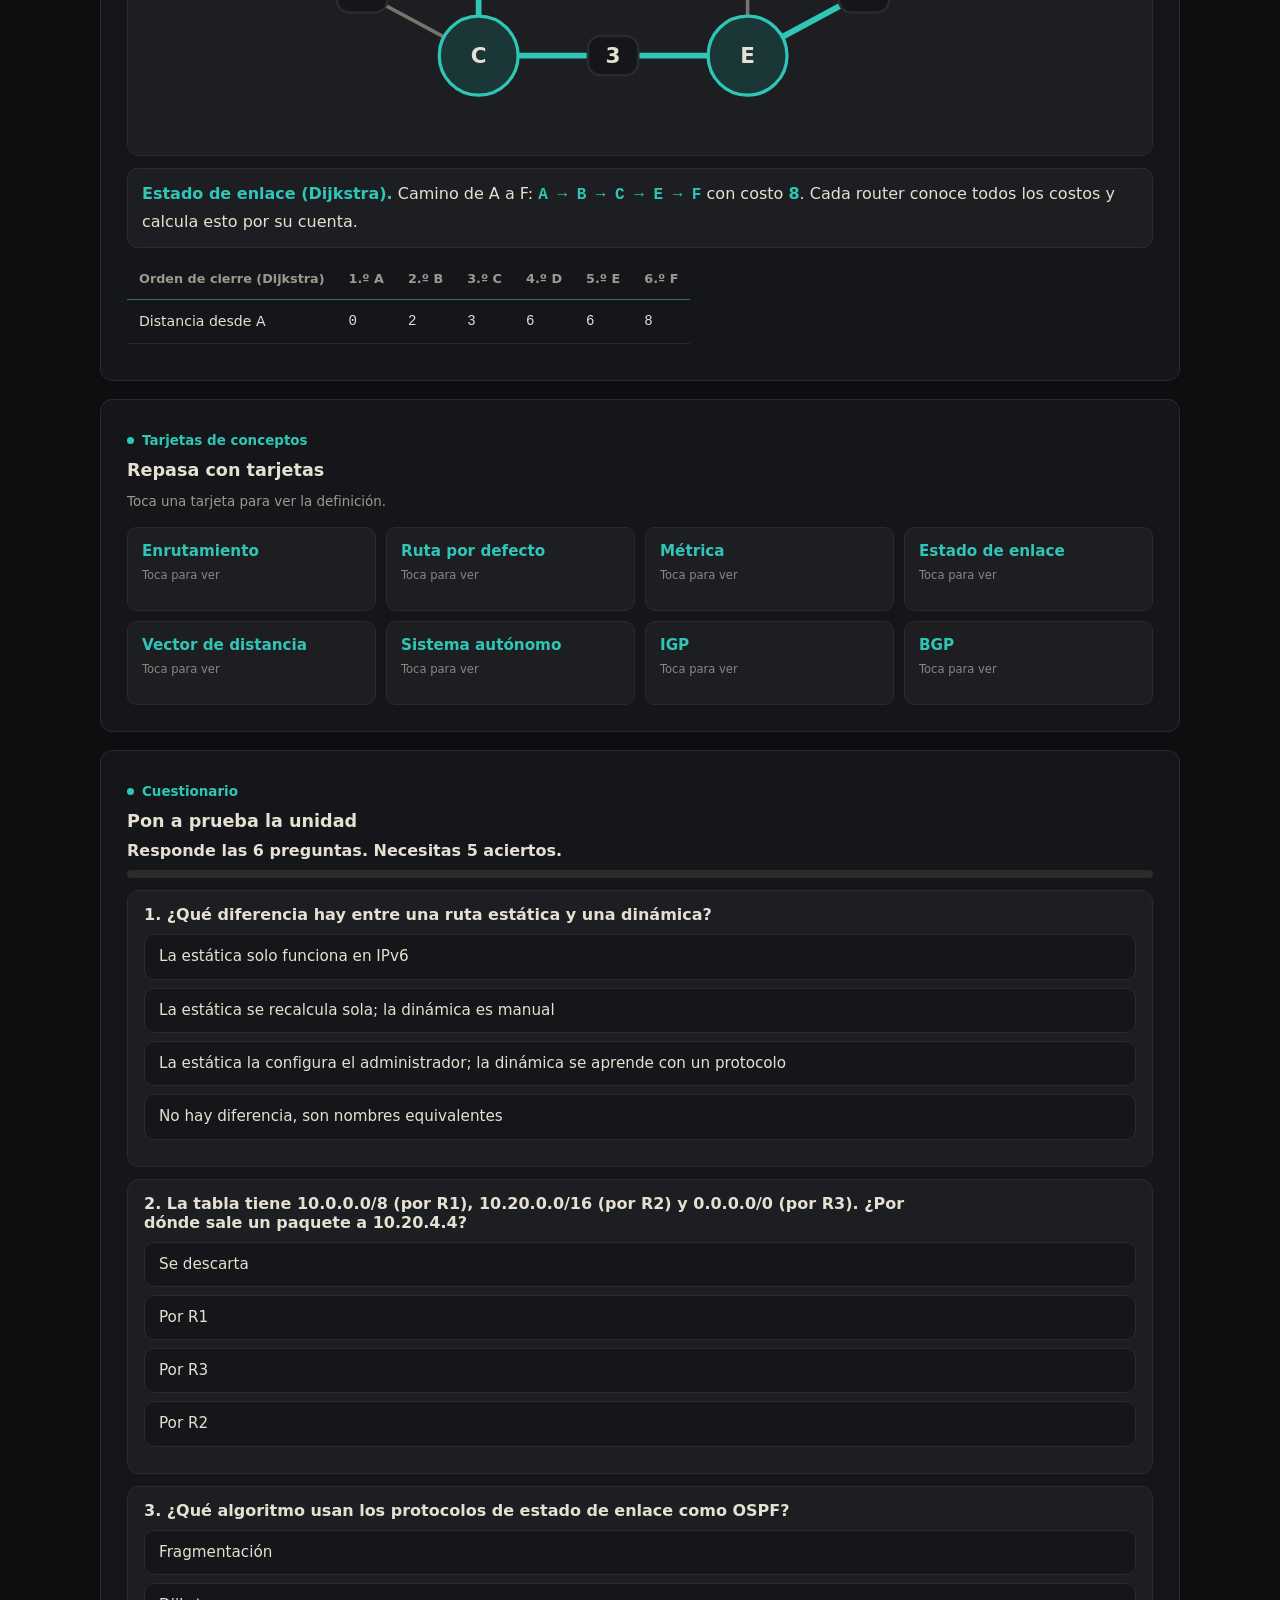
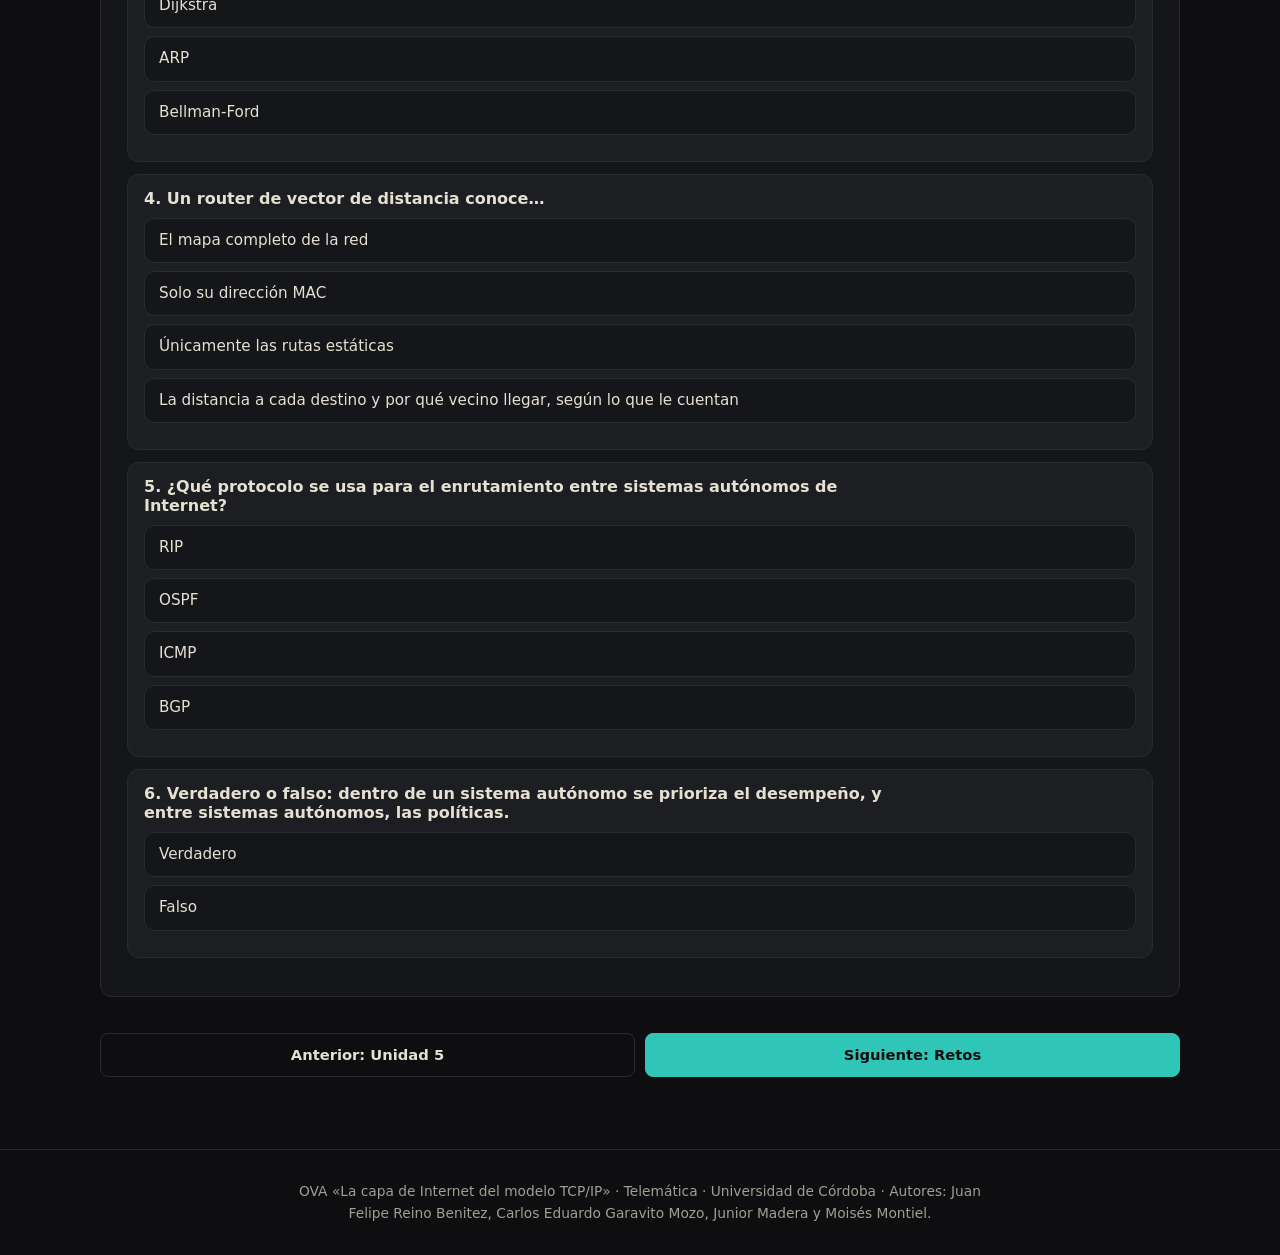
<file: unidad6.html>
<!DOCTYPE html>
<html lang="es">

<head>
    <meta charset="UTF-8">
    <meta name="viewport" content="width=device-width, initial-scale=1.0">
    <meta name="description"
        content="OVA de Telemática sobre la capa de Internet del modelo TCP/IP: guías, simuladores, retos, juegos y evaluación final.">
    <title>Unidad 6: Enrutamiento en Internet | OVA Capa de Internet</title>
    <link rel="icon" type="image/svg+xml" href="img/favicon.svg">
    <link rel="stylesheet" href="css/style.css">
    <link rel="stylesheet" href="css/componentes.css">
    <script>(function () { try { var t = localStorage.getItem('ova_tema'); if (!t) t = 'dark'; document.documentElement.dataset.theme = t } catch (e) { } })();</script>
</head>

<body style="--mc:var(--m6)">
    <div class="aviso-zip" role="alert"
        style="background:#2fc6b8;color:#0e0e10;padding:14px 18px;font:600 16px/1.5 Segoe UI,Arial,sans-serif">Esta
        página se abrió sin sus estilos ni sus programas. Descomprime primero el .zip completo (clic derecho &gt;
        «Extraer todo») y abre <b>index.html</b> desde la carpeta extraída, no desde dentro del .zip.</div>

    <header class="barra">
        <nav class="navbar" aria-label="Navegación principal">
            <a class="brand" href="index.html"><img src="img/logo.svg" alt="" width="38" height="38"><span>OVA · Capa de
                    Internet</span></a>
            <button class="nav-toggle" type="button" aria-expanded="false" aria-controls="menu"
                aria-label="Abrir menú"><svg viewBox="0 0 24 24" fill="none" stroke="currentColor" stroke-width="2"
                    stroke-linecap="round" aria-hidden="true">
                    <path d="M4 7h16M4 12h16M4 17h16" />
                </svg></button>
            <div class="menu" id="menu">
                <ul class="nav-links">
                    <li><a href="index.html">Inicio</a></li>
                    <li class="drop"><button class="drop-btn active" type="button" aria-expanded="false"
                            aria-haspopup="true">Unidades</button>
                        <ul class="drop-menu">
                            <li><a href="unidad1.html" data-prog="u1" style="--mc:var(--m1)"><span class="n"
                                        style="--c:var(--m1)">1</span>Generalidades del nivel de red</a></li>
                            <li><a href="unidad2.html" data-prog="u2" style="--mc:var(--m2)"><span class="n"
                                        style="--c:var(--m2)">2</span>Redes de circuitos virtuales y datagramas</a></li>
                            <li><a href="unidad3.html" data-prog="u3" style="--mc:var(--m3)"><span class="n"
                                        style="--c:var(--m3)">3</span>Principios de procesamiento del router</a></li>
                            <li><a href="unidad4.html" data-prog="u4" style="--mc:var(--m4)"><span class="n"
                                        style="--c:var(--m4)">4</span>Protocolos de Internet: IPv4 e IPv6</a></li>
                            <li><a href="unidad5.html" data-prog="u5" style="--mc:var(--m5)"><span class="n"
                                        style="--c:var(--m5)">5</span>Protocolo de mensajes de control de Internet:
                                    ICMP</a></li>
                            <li><a href="unidad6.html" data-prog="u6" style="--mc:var(--m6)" class="active"
                                    aria-current="page"><span class="n" style="--c:var(--m6)">6</span>Enrutamiento en
                                    Internet</a></li>
                        </ul>
                    </li>
                    <li><a href="retos.html">Retos</a></li>
                    <li><a href="juegos.html">Juegos</a></li>
                    <li><a href="examen.html">Evaluación</a></li>
                    <li><a href="creditos.html">Créditos</a></li>
                </ul>
                <div class="hud">
                    <div class="xp" id="xpRing" role="img" aria-label="Progreso total"><b id="xpNum">0%</b></div>
                    <div class="hudtxt"><b id="xpTxt">0/230 pts</b><small id="xpLvl">Novato</small></div>
                    <button class="btn alt icon" id="sndBtn" type="button" aria-pressed="false" aria-label="Sonido"
                        data-tip="Sonidos suaves al pulsar y acertar (apagado por defecto)"><svg class="on-ico"
                            viewBox="0 0 24 24" fill="none" stroke="currentColor" stroke-width="2"
                            stroke-linecap="round" stroke-linejoin="round" aria-hidden="true">
                            <path d="M3 9v6h4l5 4V5L7 9H3z" />
                            <path d="M16 8.5a5 5 0 010 7M18.8 5.7a9 9 0 010 12.6" />
                        </svg><svg class="off-ico" viewBox="0 0 24 24" fill="none" stroke="currentColor"
                            stroke-width="2" stroke-linecap="round" stroke-linejoin="round" aria-hidden="true">
                            <path d="M3 9v6h4l5 4V5L7 9H3z" />
                            <path d="M16 9l5 6M21 9l-5 6" />
                        </svg></button>
                    <button class="btn alt icon" id="themeBtn" type="button"
                        aria-label="Cambiar entre tema claro y oscuro" data-tip="Tema claro u oscuro"><svg
                            viewBox="0 0 24 24" fill="none" stroke="currentColor" stroke-width="2"
                            stroke-linecap="round" aria-hidden="true">
                            <circle cx="12" cy="12" r="8" />
                            <path d="M12 4a8 8 0 010 16z" fill="currentColor" />
                        </svg></button>
                </div>
            </div>
        </nav>
    </header>

    <section class="encabezado-pagina">
        <div class="contenedor">
            <div class="modnum" aria-hidden="true">6</div>
            <div>
                <p class="owner">Responsable: <b>Moisés Montiel</b></p>
                <h1>Enrutamiento en Internet</h1>
            </div>
        </div>
    </section>
    <main id="unidad">
        <noscript>
            <div class="card">
                <p>Este recurso necesita JavaScript activado para mostrar las guías, los simuladores y las evaluaciones.
                </p>
            </div>
        </noscript>
    </main>

    <footer class="pie-pagina">
        <p>OVA «La capa de Internet del modelo TCP/IP» · Telemática · Universidad de Córdoba · Autores: Juan Felipe
            Reino Benitez, Carlos Eduardo Garavito Mozo, Junior Madera y Moisés Montiel.</p>
    </footer>
    <div class="toast" id="toast" role="status" aria-live="polite"></div>
    <canvas id="fx" aria-hidden="true"></canvas>
    <div class="tip" id="tip" role="tooltip"></div>

    <script src="js/calculos.js"></script>
    <script src="js/app.js"></script>
    <script src="js/unidades/unidad6.js"></script>
    <script src="js/unidad.js"></script>
</body>

</html>
</file>
<file: css/style.css>
/* =====================================================================
   OVA · La capa de Internet del modelo TCP/IP
   css/style.css  →  base del sitio: variables de color, tipografía, barra
   de navegación, portada, encabezados de página, tarjetas, botones, pie.
   Los estilos de los simuladores, cuestionarios y juegos están en
   css/componentes.css

   Paleta 60 · 30 · 10
     60 %  negro piano       #0E0E10  (fondo, barra, portada, pie)
     30 %  turquesa surf     #2FC6B8  (la «ruta»: acentos, botones, progreso)
     10 %  marfil antiguo    #EEE5CF  (titulares, botón principal de la portada)
   ===================================================================== */

/* ---------- paleta ---------- */
:root {
    /* colores base de la paleta */
    --piano: #0e0e10;
    --piano-2: #151619;
    --piano-3: #1d1e22;
    --surf: #2fc6b8;
    --surf-deep: #148c82;
    --surf-pale: #8fe0d6;
    --ivory: #eee5cf;
    --ivory-aged: #cdbf9c;

    /* zonas que siempre son negro piano (barra, portada, encabezados, pie) */
    --chrome: var(--piano);
    --chrome-text: var(--ivory);
    --chrome-muted: #a39e92;
    --chrome-line: rgba(238, 229, 207, .12);

    /* tema oscuro (por defecto) */
    --brand: var(--piano);
    --brand-2: var(--piano-2);
    --claro: var(--ivory);

    --m1: #2fc6b8;
    /* Unidad 1 · turquesa surf */
    --m2: #8fe0d6;
    /* Unidad 2 · espuma */
    --m3: #1a9e93;
    /* Unidad 3 · turquesa profundo */
    --m4: #eee5cf;
    /* Unidad 4 · marfil antiguo */
    --m5: #cdbf9c;
    /* Unidad 5 · marfil envejecido */
    --m6: #6fa39d;
    /* Unidad 6 · bruma */

    --bg: #0e0e10;
    --text: #e6e0d2;
    --muted: #9d998f;
    --line: #2a2b30;
    --card: #151619;
    --card-solid: #151619;
    --field: #0b0b0d;
    --shadow: none;
    --on: #0e0e10;
    /* texto sobre un color de acento */
    --ok: #4fd6a8;
    --bad: #f08a78;
    --net: #2fc6b8;
    --host: #eee5cf;

    --sans: "Segoe UI", system-ui, -apple-system, Roboto, "Helvetica Neue", Arial, sans-serif;
    --display: "Bahnschrift SemiCondensed", "Bahnschrift", "DIN Alternate", "Avenir Next Condensed", "Roboto Condensed", "Arial Narrow", sans-serif-condensed, var(--sans);
    --mono: ui-monospace, SFMono-Regular, Menlo, Consolas, "Liberation Mono", monospace;

    /* alias usados por los componentes */
    --ink: var(--text);
    --edge: var(--line);
    --panel: var(--card-solid);
    --soft: color-mix(in srgb, var(--text) 4%, transparent);
    --off: color-mix(in srgb, var(--text) 10%, transparent);
    color-scheme: dark;
}

/* tema claro: papel marfil; la barra, la portada y el pie siguen en negro piano */
:root[data-theme="light"] {
    --m1: #0e8076;
    --m2: #2b6f69;
    --m3: #0a4d47;
    --m4: #1c1c1f;
    --m5: #4a4a4e;
    --m6: #4f7c77;
    --bg: #efe8d7;
    --text: #141416;
    --muted: #5a574f;
    --line: #d8cdb4;
    --card: #f7f2e6;
    --card-solid: #f7f2e6;
    --field: #fffcf5;
    --on: #f4eedf;
    --ok: #0b7a5e;
    --bad: #b23a2b;
    --net: #0e8076;
    --host: #1c1c1f;
    --soft: color-mix(in srgb, var(--text) 4%, transparent);
    --off: color-mix(in srgb, var(--text) 10%, transparent);
    color-scheme: light;
}

/* ---------- base ---------- */
*,
*::before,
*::after {
    box-sizing: border-box;
}

html {
    -webkit-text-size-adjust: 100%;
    text-size-adjust: 100%;
    scroll-behavior: smooth;
    scroll-padding-top: 84px;
}

html,
body {
    margin: 0;
}

body {
    font: 400 16px/1.65 var(--sans);
    background: var(--bg);
    color: var(--text);
    padding-top: 64px;
    /* alto de la barra fija */
    overflow-x: hidden;
    -webkit-tap-highlight-color: transparent;
}

/* el acento general de cada página es siempre el turquesa (30 %); los tonos por unidad
   se conservan dentro de figuras, gráficos y tarjetas que los piden explícitamente */
body[style] {
    --mc: var(--m1) !important;
}

/* aviso que solo se ve si la hoja de estilos no cargó (página abierta dentro del .zip) */
.aviso-zip {
    display: none !important;
}

img {
    max-width: 100%;
}

h1,
h2,
h3 {
    line-height: 1.15;
    margin: 0 0 .6em;
    overflow-wrap: anywhere;
    text-wrap: balance;
}

h1,
h2 {
    font-family: var(--display);
    font-weight: 600;
    letter-spacing: -.005em;
}

h1 {
    font-size: clamp(2.2rem, 6vw, 3.6rem);
    line-height: 1.02;
}

h2 {
    font-size: clamp(1.6rem, 4vw, 2.2rem);
}

h3 {
    font-size: 1.1rem;
    font-weight: 700;
    margin-top: 1.4em;
}

p {
    margin: 0 0 1em;
    max-width: 70ch;
}

a {
    color: var(--m1);
    text-underline-offset: 3px;
}

ol,
ul {
    padding-left: 1.3em;
}

.mono,
code {
    font-family: var(--mono);
}

.sr {
    position: absolute;
    width: 1px;
    height: 1px;
    overflow: hidden;
    clip: rect(0 0 0 0);
    white-space: nowrap;
}

:focus-visible {
    outline: 2px solid var(--surf);
    outline-offset: 3px;
}

[tabindex="-1"]:focus {
    outline: none;
}

.contenedor {
    width: min(1080px, 100% - 32px);
    margin-inline: auto;
}

::selection {
    background: var(--surf);
    color: var(--piano);
}

/* ---------- barra de navegación ---------- */
.barra {
    position: fixed;
    inset: 0 0 auto 0;
    z-index: 50;
    background: color-mix(in srgb, var(--chrome) 94%, transparent);
    -webkit-backdrop-filter: blur(10px);
    backdrop-filter: blur(10px);
    color: var(--chrome-text);
    border-bottom: 1px solid var(--chrome-line);
}

.navbar {
    width: min(1180px, 100% - 24px);
    margin-inline: auto;
    min-height: 64px;
    display: flex;
    align-items: center;
    gap: 12px;
    position: relative;
}

.brand {
    display: flex;
    align-items: center;
    gap: 10px;
    color: var(--chrome-text);
    text-decoration: none;
    white-space: nowrap;
    font: 600 1.08rem var(--display);
    letter-spacing: .01em;
}

.brand img {
    width: 34px;
    height: 34px;
    border-radius: 8px;
}

.nav-toggle {
    display: none;
    margin-left: auto;
    width: 44px;
    height: 44px;
    border-radius: 8px;
    cursor: pointer;
    border: 1px solid var(--chrome-line);
    background: transparent;
    color: var(--chrome-text);
}

.nav-toggle svg {
    width: 24px;
    height: 24px;
}

.menu {
    display: flex;
    align-items: center;
    flex: 1;
    gap: 14px;
}

.nav-links {
    list-style: none;
    display: flex;
    align-items: center;
    gap: 2px;
    margin: 0 auto 0 14px;
    padding: 0;
}

.nav-links>li {
    position: relative;
}

.nav-links a,
.drop-btn {
    display: block;
    color: var(--chrome-muted);
    text-decoration: none;
    background: none;
    border: 0;
    cursor: pointer;
    font: 600 .9rem var(--sans);
    padding: 20px 11px 18px;
    border-radius: 0;
    border-bottom: 2px solid transparent;
    transition: color .15s, border-color .15s;
}

.nav-links a:hover,
.drop-btn:hover {
    color: var(--chrome-text);
}

.nav-links a.active,
.drop-btn.active {
    color: var(--chrome-text);
    border-bottom-color: var(--surf);
}

.drop-btn::after {
    content: "";
    display: inline-block;
    margin-left: 7px;
    border: 4px solid transparent;
    border-top-color: currentColor;
    vertical-align: -2px;
}

.drop-menu {
    display: none;
    position: absolute;
    top: 100%;
    left: 0;
    min-width: 320px;
    margin: 0;
    padding: 6px;
    list-style: none;
    background: var(--piano-2);
    color: var(--chrome-text);
    border: 1px solid var(--chrome-line);
    border-radius: 0 0 12px 12px;
    box-shadow: 0 18px 40px rgba(0, 0, 0, .45);
}

.drop.open .drop-menu {
    display: block;
}

.drop-menu a {
    color: var(--chrome-text);
    font-weight: 500;
    display: flex;
    align-items: center;
    gap: 12px;
    border-bottom: 0;
    padding: 9px 10px;
    border-radius: 8px;
}

.drop-menu a:hover {
    background: rgba(238, 229, 207, .06);
    color: var(--chrome-text);
}

.drop-menu a.active {
    background: rgba(47, 198, 184, .12);
    font-weight: 700;
}

.drop-menu .n {
    flex: none;
    width: 26px;
    height: 26px;
    border-radius: 50%;
    display: grid;
    place-items: center;
    border: 1.5px solid var(--surf);
    color: var(--surf);
    font: 600 .85rem var(--display);
}

.drop-menu a.active .n {
    background: var(--surf);
    color: var(--piano);
}

.drop-menu [data-prog].hecho::after {
    content: "✓";
    margin-left: auto;
    color: var(--surf);
    font-weight: 800;
}

.hud {
    display: flex;
    align-items: center;
    gap: 10px;
}

.xp {
    --p: 0;
    position: relative;
    width: 40px;
    height: 40px;
    border-radius: 50%;
    flex: none;
    display: grid;
    place-items: center;
    background: conic-gradient(var(--surf) calc(var(--p) * 1%), rgba(238, 229, 207, .14) 0);
}

.xp::before {
    content: "";
    position: absolute;
    inset: 3px;
    border-radius: 50%;
    background: var(--chrome);
}

.xp b {
    position: relative;
    font: 700 .62rem var(--mono);
    color: var(--chrome-text);
}

.xp.bump {
    animation: bump .6s ease-out;
}

@keyframes bump {
    35% {
        transform: scale(1.18);
    }
}

.hudtxt {
    display: flex;
    flex-direction: column;
    line-height: 1.2;
    color: var(--chrome-text);
}

.hudtxt b {
    font: 700 .8rem var(--mono);
}

.hudtxt small {
    font-size: .72rem;
    color: var(--surf);
    font-weight: 600;
}

.hud .btn.alt {
    background: transparent;
    color: var(--chrome-text);
    border-color: var(--chrome-line);
    min-height: 40px;
    padding: 0 11px;
}

.hud .btn.alt:hover {
    background: rgba(238, 229, 207, .06);
    border-color: var(--surf);
}

.btn.icon svg {
    width: 18px;
    height: 18px;
    flex: none;
}

.btn.icon[aria-pressed="false"] .on-ico {
    display: none;
}

.btn.icon[aria-pressed="true"] .off-ico {
    display: none;
}

.hud .btn.icon[aria-pressed="true"] {
    background: rgba(47, 198, 184, .14);
    border-color: var(--surf);
    color: var(--surf);
}

@media (max-width: 1080px) {
    .hudtxt {
        display: none;
    }
}

@media (max-width: 940px) {
    .nav-toggle {
        display: grid;
        place-items: center;
    }

    .menu {
        display: none;
        position: absolute;
        top: 100%;
        left: -12px;
        right: -12px;
        flex-direction: column;
        align-items: stretch;
        padding: 8px 14px 16px;
        background: var(--chrome);
        border-top: 1px solid var(--chrome-line);
        border-bottom: 1px solid var(--chrome-line);
        max-height: calc(100vh - 66px);
        overflow-y: auto;
    }

    .menu.open {
        display: flex;
    }

    .nav-links {
        flex-direction: column;
        align-items: stretch;
        margin: 0;
    }

    .nav-links a,
    .drop-btn {
        padding: 12px 6px;
        border-bottom: 0;
        border-left: 2px solid transparent;
        text-align: left;
        width: 100%;
    }

    .nav-links a.active,
    .drop-btn.active {
        border-left-color: var(--surf);
        padding-left: 12px;
    }

    .drop-menu {
        position: static;
        box-shadow: none;
        margin: 2px 0 8px;
        min-width: 0;
        border-radius: 10px;
    }

    .hud {
        justify-content: space-between;
        padding-top: 10px;
        border-top: 1px solid var(--chrome-line);
    }

    .hudtxt {
        display: flex;
    }
}

/* ---------- portada ---------- */
.portada {
    position: relative;
    color: var(--chrome-text);
    padding: 76px 0 88px;
    overflow: hidden;
    background: var(--chrome);
    border-bottom: 1px solid var(--chrome-line);
}

.portada::before {
    content: "";
    position: absolute;
    inset: 0;
    background: url("../img/red-fondo.svg") center / cover no-repeat;
    opacity: .8;
    pointer-events: none;
    -webkit-mask-image: linear-gradient(90deg, transparent 0%, #000 55%);
    mask-image: linear-gradient(90deg, transparent 0%, #000 55%);
}

.portada .contenedor {
    position: relative;
    display: grid;
    grid-template-columns: 1.15fr 1fr;
    gap: 48px;
    align-items: center;
}

.portada h1 {
    color: var(--ivory);
    margin-bottom: .45em;
}

.portada p {
    color: var(--chrome-muted);
    font-size: 1.06rem;
    max-width: 52ch;
}

.portada .acciones {
    display: flex;
    flex-wrap: wrap;
    gap: 10px;
    margin-top: 26px;
}

.etiqueta {
    display: inline-flex;
    align-items: center;
    gap: 10px;
    font: 600 .86rem var(--sans);
    color: var(--surf);
    margin-bottom: 18px;
}

.etiqueta::before {
    content: "";
    width: 9px;
    height: 9px;
    border-radius: 50%;
    background: var(--surf);
    box-shadow: 0 0 0 4px rgba(47, 198, 184, .18);
}

.heroCard p {
    color: var(--muted);
    font-size: .86rem;
}

.heroCard {
    --mc: var(--m1);
    padding: 22px;
    border-radius: 14px;
    background: var(--card-solid);
    color: var(--text);
    border: 1px solid var(--line);
    box-shadow: 0 24px 60px rgba(0, 0, 0, .5);
}

.hc-top {
    display: flex;
    justify-content: space-between;
    align-items: center;
    gap: 8px;
    margin-bottom: 12px;
    font-size: .84rem;
    color: var(--muted);
    font-weight: 600;
}

.hc-ip {
    font: 700 1rem var(--mono);
    color: var(--m1);
}

.hc-foot {
    display: flex;
    align-items: center;
    gap: 10px;
    margin-top: 8px;
    flex-wrap: wrap;
}

.nw {
    display: block;
    width: 100%;
    height: auto;
    margin-top: 6px;
}

.nw .ln {
    stroke: var(--m1);
    stroke-opacity: .55;
    stroke-width: 2;
    stroke-dasharray: 3 5;
}

.nw .nd {
    fill: var(--bg);
    stroke: var(--line);
    stroke-width: 1.5;
}

.nw .tx {
    fill: var(--text);
    font: 700 9px var(--mono);
    text-anchor: middle;
}

/* ---------- encabezado de las páginas interiores ---------- */
.encabezado-pagina {
    background: var(--chrome);
    color: var(--chrome-text);
    padding: 46px 0 42px;
    position: relative;
    border-bottom: 1px solid var(--chrome-line);
}

.encabezado-pagina::after {
    /* la ruta: un tramo turquesa sobre el borde inferior */
    content: "";
    position: absolute;
    left: 0;
    bottom: -1px;
    height: 3px;
    width: min(38%, 420px);
    background: var(--surf);
}

.encabezado-pagina .contenedor {
    display: flex;
    align-items: center;
    gap: 24px;
}

.encabezado-pagina h1 {
    color: var(--ivory);
    font-size: clamp(1.9rem, 5vw, 3rem);
    margin: 0;
}

.encabezado-pagina .owner {
    color: var(--chrome-muted);
    margin: 0 0 8px;
    font: 500 .9rem var(--sans);
}

.encabezado-pagina .owner b {
    color: var(--chrome-text);
    font-weight: 600;
}

.modnum {
    min-width: 0;
    height: auto;
    padding: 0 24px 0 0;
    flex: none;
    display: block;
    border-right: 1px solid var(--chrome-line);
    background: none;
    color: var(--surf);
    font: 600 clamp(3.4rem, 9vw, 5.2rem)/.9 var(--display);
}

main {
    width: min(1080px, 100% - 32px);
    margin: 0 auto;
    padding: 36px 0 72px;
}

/* ---------- tarjetas, etiquetas, rejillas ---------- */
.card {
    position: relative;
    background: var(--card);
    border: 1px solid var(--line);
    border-radius: 12px;
    padding: 26px;
    margin: 18px 0;
    box-shadow: var(--shadow);
}

.card>h3:first-of-type {
    margin-top: 0;
}

.grid {
    display: grid;
    grid-template-columns: repeat(auto-fit, minmax(min(100%, 240px), 1fr));
    gap: 14px;
}

.grid .card {
    margin: 0;
}

a.card {
    text-decoration: none;
    color: inherit;
    display: block;
    transition: border-color .2s, background-color .2s;
}

a.card:hover {
    border-color: var(--mc, var(--m1));
    background: color-mix(in srgb, var(--mc, var(--m1)) 5%, var(--card));
}

.tag {
    display: inline-flex;
    align-items: center;
    gap: 8px;
    font: 600 .84rem var(--sans);
    color: var(--mc, var(--m1));
    margin-bottom: 12px;
}

.tag::before {
    content: "";
    flex: none;
    width: 7px;
    height: 7px;
    border-radius: 50%;
    background: currentColor;
}

.story {
    background: color-mix(in srgb, var(--mc, var(--m1)) 6%, var(--card-solid));
    border: 1px solid var(--line);
    border-left: 3px solid var(--mc, var(--m1));
    padding: 16px 20px;
    border-radius: 4px 12px 12px 4px;
    margin: 0 0 22px;
    max-width: 76ch;
}

.titulo-seccion {
    margin: 56px 0 6px;
}

.titulo-seccion+.hint {
    margin: 0 0 22px;
    font-size: .95rem;
}

.pager {
    display: flex;
    justify-content: space-between;
    gap: 10px;
    margin-top: 36px;
    flex-wrap: wrap;
}

.pager .btn {
    flex: 1 1 180px;
}

dl.gl dt {
    font-weight: 700;
    margin-top: 16px;
    color: var(--m1);
}

dl.gl dd {
    margin: 2px 0 0;
    color: var(--muted);
    max-width: 68ch;
}

/* ---------- portada: objetivos (el bloque turquesa) ---------- */
.objetivos {
    background: var(--surf);
    color: var(--piano);
    border: 0;
    border-radius: 14px;
    padding: 34px 34px 30px;
    margin-top: 0;
    display: grid;
    grid-template-columns: minmax(0, .8fr) minmax(0, 1.6fr);
    gap: 32px;
    align-items: start;
}

.objetivos .tag {
    color: var(--piano);
}

.objetivos h2 {
    color: var(--piano);
    margin: 0;
    font-size: clamp(1.7rem, 3.6vw, 2.3rem);
}

.objetivos ol {
    margin: 0;
    padding: 0;
    list-style: none;
    display: grid;
    grid-template-columns: 1fr 1fr;
    gap: 0 28px;
    counter-reset: ob;
}

.objetivos li {
    counter-increment: ob;
    padding: 12px 0 12px 34px;
    border-top: 1px solid rgba(14, 14, 16, .22);
    position: relative;
    font-weight: 500;
    line-height: 1.5;
}

.objetivos li::before {
    content: counter(ob);
    position: absolute;
    left: 0;
    top: 11px;
    font: 600 1.15rem var(--display);
    color: var(--piano);
    opacity: .7;
}

/* ---------- portada: unidades como una ruta de saltos ---------- */
.ruta {
    list-style: none;
    margin: 0;
    padding: 0;
    position: relative;
}

.ruta::before {
    /* el cable que une los saltos */
    content: "";
    position: absolute;
    left: 23px;
    top: 30px;
    bottom: 30px;
    width: 2px;
    background: var(--surf);
    opacity: .5;
}

.ruta li {
    position: relative;
}

.ruta a {
    display: grid;
    grid-template-columns: 48px minmax(0, 1fr) 150px;
    gap: 6px 22px;
    align-items: center;
    padding: 16px 16px 16px 0;
    text-decoration: none;
    color: inherit;
    border-bottom: 1px solid var(--line);
}

.ruta li:last-child a {
    border-bottom: 0;
}

.ruta .hop {
    position: relative;
    z-index: 1;
    width: 48px;
    height: 48px;
    border-radius: 50%;
    display: grid;
    place-items: center;
    background: var(--bg);
    border: 2px solid var(--mc, var(--m1));
    color: var(--mc, var(--m1));
    font: 600 1.35rem var(--display);
    transition: background-color .2s, color .2s;
}

.ruta b {
    display: block;
    font: 600 1.25rem/1.2 var(--display);
    color: var(--text);
    margin-bottom: 3px;
}

.ruta small {
    display: block;
    font-size: .9rem;
    color: var(--muted);
    line-height: 1.5;
}

.ruta .qprog {
    margin: 0;
}

.ruta a:hover .hop,
.ruta a:focus-visible .hop {
    background: var(--mc, var(--m1));
    color: var(--on);
}

.ruta a:hover b {
    color: var(--mc, var(--m1));
}

.extras {
    display: grid;
    grid-template-columns: repeat(4, minmax(0, 1fr));
    gap: 14px;
    margin-top: 14px;
}

.extras .card {
    margin: 0;
    padding: 20px;
}

.extras h3 {
    font: 600 1.25rem var(--display);
    margin: 0 0 6px;
}

.extras p {
    font-size: .9rem;
    color: var(--muted);
    margin: 0 0 10px;
}

.datos-curso {
    max-width: none;
    display: flex;
    flex-wrap: wrap;
    gap: 8px 28px;
    padding: 18px 0 0;
    margin-top: 18px;
    border-top: 1px solid var(--line);
    font-size: .92rem;
    color: var(--muted);
}

.datos-curso b {
    color: var(--text);
    font-weight: 600;
}

/* ---------- botones y campos ---------- */
.btn {
    --b: var(--mc, var(--m1));
    font: 600 .92rem var(--sans);
    color: var(--on);
    background: var(--b);
    border: 1px solid var(--b);
    border-radius: 8px;
    padding: 10px 18px;
    min-height: 44px;
    cursor: pointer;
    text-decoration: none;
    display: inline-flex;
    align-items: center;
    justify-content: center;
    touch-action: manipulation;
    transition: filter .15s, transform .1s, background-color .15s, border-color .15s;
}

.btn:hover {
    filter: brightness(1.08);
}

.btn:active {
    transform: scale(.98);
}

.btn:disabled {
    opacity: .45;
    cursor: default;
    filter: none;
    transform: none;
}

.btn.alt {
    background: transparent;
    color: var(--text);
    border: 1px solid var(--line);
}

.btn.alt:hover {
    border-color: var(--b);
    filter: none;
    background: var(--soft);
}

.btn.m5 {
    --b: var(--m1);
}

.btn.brand {
    --b: var(--m1);
}

.btn.claro {
    background: var(--ivory);
    color: var(--piano);
    border-color: var(--ivory);
    min-height: 48px;
    padding: 12px 22px;
}

.btn.borde {
    background: transparent;
    color: var(--surf);
    border-color: rgba(47, 198, 184, .55);
    min-height: 48px;
    padding: 12px 22px;
}

.btn.borde:hover {
    background: rgba(47, 198, 184, .1);
    border-color: var(--surf);
    filter: none;
}

.btn.sel {
    background: var(--mc, var(--m1));
    color: var(--on);
}

.btn.sm {
    min-height: 36px;
    padding: 6px 13px;
    font-size: .82rem;
}

input[type=text],
input[type=number],
select {
    font: 500 16px var(--mono);
    padding: 10px 13px;
    min-height: 44px;
    border: 1px solid var(--line);
    border-radius: 8px;
    background: var(--field);
    color: var(--text);
    width: 100%;
    caret-color: var(--surf);
}

input:focus,
select:focus {
    outline: none;
    border-color: var(--mc, var(--m1));
    box-shadow: 0 0 0 3px color-mix(in srgb, var(--mc, var(--m1)) 22%, transparent);
}

label {
    display: block;
    font-size: .84rem;
    font-weight: 600;
    color: var(--muted);
    margin-bottom: 5px;
}

.row {
    display: flex;
    flex-wrap: wrap;
    gap: 12px;
    align-items: flex-end;
}

.row>div {
    flex: 1 1 130px;
    min-width: 0;
}

.row>.fit {
    flex: 0 0 auto;
}

input[type=range] {
    --pct: 50%;
    -webkit-appearance: none;
    appearance: none;
    width: 100%;
    height: 32px;
    background: transparent;
    cursor: pointer;
    margin: 0;
}

input[type=range]::-webkit-slider-runnable-track {
    height: 6px;
    border-radius: 99px;
    background: linear-gradient(90deg, var(--mc, var(--m1)) var(--pct), var(--line) var(--pct));
}

input[type=range]::-webkit-slider-thumb {
    -webkit-appearance: none;
    width: 22px;
    height: 22px;
    margin-top: -8px;
    border-radius: 50%;
    background: var(--ivory);
    border: 4px solid var(--mc, var(--m1));
    box-shadow: 0 2px 6px rgba(0, 0, 0, .35);
}

input[type=range]::-moz-range-track {
    height: 6px;
    border-radius: 99px;
    background: var(--line);
}

input[type=range]::-moz-range-progress {
    height: 6px;
    border-radius: 99px;
    background: var(--mc, var(--m1));
}

input[type=range]::-moz-range-thumb {
    width: 16px;
    height: 16px;
    border-radius: 50%;
    background: var(--ivory);
    border: 4px solid var(--mc, var(--m1));
}

/* ---------- avisos flotantes ---------- */
.tip {
    position: fixed;
    z-index: 70;
    left: 0;
    top: 0;
    pointer-events: none;
    max-width: 260px;
    padding: 7px 11px;
    border-radius: 8px;
    background: var(--ivory);
    color: var(--piano);
    font: 600 .78rem/1.4 var(--sans);
    opacity: 0;
    transition: opacity .12s;
}

.tip.show {
    opacity: 1;
}

.toast {
    position: fixed;
    left: 50%;
    bottom: calc(18px + env(safe-area-inset-bottom));
    transform: translate(-50%, 16px);
    background: var(--surf);
    color: var(--piano);
    padding: 11px 18px;
    border-radius: 8px;
    font: 700 .88rem var(--sans);
    opacity: 0;
    pointer-events: none;
    transition: opacity .25s, transform .25s;
    z-index: 80;
    box-shadow: 0 10px 28px rgba(0, 0, 0, .4);
}

.toast.show {
    opacity: 1;
    transform: translate(-50%, 0);
}

#fx {
    position: fixed;
    inset: 0;
    width: 100%;
    height: 100%;
    pointer-events: none;
    z-index: 90;
}

/* ---------- pie de página ---------- */
.pie-pagina {
    background: var(--chrome);
    color: var(--chrome-muted);
    padding: 30px 16px calc(30px + env(safe-area-inset-bottom));
    font-size: .86rem;
    border-top: 1px solid var(--chrome-line);
    text-align: center;
}

.pie-pagina p {
    margin: 0 auto;
    max-width: 80ch;
}

@media (max-width: 900px) {
    .portada .contenedor {
        grid-template-columns: 1fr;
        gap: 36px;
    }

    .portada {
        padding: 52px 0 60px;
    }

    .objetivos {
        grid-template-columns: 1fr;
        gap: 18px;
        padding: 26px 22px 20px;
    }

    .extras {
        grid-template-columns: 1fr 1fr;
    }
}

@media (max-width: 640px) {
    .card {
        padding: 20px;
    }

    .objetivos ol {
        grid-template-columns: 1fr;
    }

    .ruta::before {
        left: 19px;
    }

    .ruta a {
        grid-template-columns: 40px minmax(0, 1fr);
        gap: 8px 16px;
        padding-right: 0;
    }

    .ruta .hop {
        width: 40px;
        height: 40px;
        font-size: 1.15rem;
    }

    .ruta .qprog {
        grid-column: 2;
    }

    .ruta b {
        font-size: 1.12rem;
    }

    .encabezado-pagina {
        padding: 34px 0 32px;
    }

    .encabezado-pagina .contenedor {
        gap: 16px;
    }

    .modnum {
        padding-right: 16px;
    }
}

@media (max-width: 420px) {
    .extras {
        grid-template-columns: 1fr;
    }
}

@media (prefers-reduced-motion: reduce) {

    *,
    *::before,
    *::after {
        animation-duration: .01ms !important;
        animation-iteration-count: 1 !important;
        transition-duration: .01ms !important;
        scroll-behavior: auto !important;
    }
}
</file>
<file: css/componentes.css>
/* =====================================================================
   css/componentes.css  →  piezas interactivas del OVA: guía por lecciones,
   figuras, tarjetas de concepto, cuestionarios, simuladores, terminal,
   tablas, retos, juegos y constancia.
   ===================================================================== */

.owner {
    display: inline-flex;
    align-items: center;
    gap: 8px;
    font: 600 .8rem var(--sans);
    color: var(--muted);
    margin: 0 0 6px;
}

.owner b {
    color: var(--text);
}

.sub {
    font: 600 1.05rem var(--display);
    letter-spacing: .01em;
    color: var(--mc, var(--m1));
    margin: 24px 0 6px;
}

.hint {
    font-size: .84rem;
    color: var(--muted);
}

kbd {
    font: 600 .8em var(--mono);
    background: var(--soft);
    border: 1px solid var(--line);
    border-radius: 6px;
    padding: 1px 6px;
}

.ok {
    color: var(--ok);
    font-weight: 700;
}

.bad {
    color: var(--bad);
    font-weight: 700;
}

.big {
    font: 800 2.2rem var(--mono);
    color: var(--mc, var(--m1));
}

.eq {
    font: 500 .92rem var(--mono);
    overflow-x: auto;
    white-space: nowrap;
    padding: 8px 0;
}

/* ---------- guía por lecciones ---------- */
.lnav {
    display: flex;
    gap: 6px;
    flex-wrap: wrap;
    margin: 2px 0 14px;
}

.lnav button {
    position: relative;
    min-width: 42px;
    height: 38px;
    padding: 0 12px;
    border-radius: 8px;
    border: 1px solid var(--line);
    background: var(--soft);
    color: var(--muted);
    font: 700 .85rem var(--sans);
    cursor: pointer;
    transition: background .2s, color .2s, border-color .2s;
}

.lnav button:hover {
    color: var(--text);
    border-color: var(--mc, var(--m1));
}

.lnav button[aria-current="true"] {
    background: var(--mc, var(--m1));
    color: var(--on);
    border-color: var(--mc, var(--m1));
}

.lnav button.vis::after {
    content: "";
    position: absolute;
    right: 4px;
    top: 4px;
    width: 7px;
    height: 7px;
    border-radius: 50%;
    background: var(--ok);
}

.lnav button.vis[aria-current="true"]::after {
    background: var(--on);
}

.lbody h3 {
    margin-top: 0;
    font: 600 1.45rem/1.2 var(--display);
}

.lbody ul,
.lbody ol {
    max-width: 68ch;
}

.lbody li {
    margin: .25em 0;
}

.lpart {
    font: 600 .86rem var(--sans);
    color: var(--mc, var(--m1));
    margin-bottom: 6px;
}

.lctl {
    display: flex;
    justify-content: space-between;
    gap: 10px;
    margin-top: 14px;
    flex-wrap: wrap;
    align-items: center;
}

.lctl .meter,
.meter {
    font-size: .8rem;
    color: var(--muted);
    margin: 8px 0 0;
}

.lctl .meter {
    margin: 0;
}

.term {
    border-bottom: 2px dotted var(--mc, var(--m1));
    cursor: help;
    font-weight: 600;
}

details.more {
    margin: 12px 0;
    border: 1px solid var(--line);
    border-radius: 10px;
    background: var(--soft);
    padding: 2px 14px;
    max-width: 72ch;
}

details.more summary {
    cursor: pointer;
    font-weight: 700;
    padding: 10px 0;
    color: var(--mc, var(--m1));
}

details.more[open] {
    padding-bottom: 6px;
}

/* ---------- tablas ---------- */
.tbl {
    width: 100%;
    border-collapse: collapse;
    font-size: .88rem;
    display: block;
    overflow-x: auto;
    -webkit-overflow-scrolling: touch;
}

.tbl th,
.tbl td {
    padding: 10px 12px;
    border-bottom: 1px solid var(--line);
    text-align: left;
    white-space: nowrap;
}

.tbl th {
    font-size: .8rem;
    font-weight: 600;
    color: var(--muted);
    border-bottom-color: color-mix(in srgb, var(--mc, var(--m1)) 45%, var(--line));
}

.tbl td.m {
    font-family: var(--mono);
}

.tbl tbody tr:hover,
.tbl tr.hl {
    background: color-mix(in srgb, var(--mc, var(--m1)) 10%, transparent);
}

.cmp td,
.cmp th {
    vertical-align: top;
}

.tblwrap {
    overflow-x: auto;
    -webkit-overflow-scrolling: touch;
    margin: 10px 0;
}

.tblwrap .tbl {
    margin: 0;
    min-width: 520px;
}

.rtbl td select {
    min-width: 150px;
}

/* ---------- figuras SVG ---------- */
.fig {
    background: var(--soft);
    border: 1px solid var(--line);
    border-radius: 12px;
    padding: 10px;
    margin: 12px 0;
    overflow-x: auto;
}

figure.fig {
    margin: 12px 0;
}

.fig svg {
    display: block;
    width: 100%;
    height: auto;
    min-width: 340px;
    max-width: 100%;
}

.fig figcaption {
    font-size: .8rem;
    color: var(--muted);
    padding: 6px 6px 0;
}

.fig text {
    fill: var(--text);
    font: 600 12px var(--sans);
}

.fig text.m {
    font-family: var(--mono);
    font-weight: 500;
    font-size: 11px;
}

.fig text.s {
    font-size: 10.5px;
    fill: var(--muted);
}

.fig .box {
    fill: var(--card-solid);
    stroke: var(--line);
    stroke-width: 1.4;
}

.fig .hl {
    fill: color-mix(in srgb, var(--mc, var(--m1)) 18%, var(--card-solid));
    stroke: var(--mc, var(--m1));
    stroke-width: 1.8;
}

.fig .lk {
    stroke: var(--muted);
    stroke-width: 2;
    fill: none;
    opacity: .7;
}

.fig .lk.on {
    stroke: var(--mc, var(--m1));
    opacity: 1;
    stroke-width: 3.2;
}

.fig .lk.bad {
    stroke: var(--bad);
    stroke-dasharray: 5 4;
    opacity: 1;
}

.fig .pkt {
    fill: var(--m5);
    stroke: var(--card-solid);
    stroke-width: 2;
}

.fig .arrow {
    fill: var(--muted);
}

.fig g.pick {
    cursor: pointer;
}

.fig g.pick:hover .box,
.fig g.pick:focus-visible .box {
    stroke: var(--mc, var(--m1));
    stroke-width: 2.4;
}

.fig g.pick.sel .box {
    fill: color-mix(in srgb, var(--mc, var(--m1)) 20%, var(--card-solid));
    stroke: var(--mc, var(--m1));
    stroke-width: 2.4;
}

.fig g.pick:focus-visible {
    outline: none;
}

/* ---------- tarjetas de concepto ---------- */
.cc-grid {
    display: grid;
    grid-template-columns: repeat(auto-fit, minmax(min(100%, 200px), 1fr));
    gap: 10px;
}

.cc {
    appearance: none;
    text-align: left;
    border: 1px solid var(--line);
    border-radius: 10px;
    background: var(--soft);
    color: var(--text);
    padding: 14px 14px 12px;
    min-height: 84px;
    cursor: pointer;
    font: inherit;
    display: flex;
    flex-direction: column;
    gap: 6px;
    transition: border-color .2s, background .2s;
}

.cc:hover {
    border-color: var(--mc, var(--m1));
}

.cc b {
    font: 700 .95rem var(--sans);
    color: var(--mc, var(--m1));
}

.cc span {
    font-size: .86rem;
    color: var(--muted);
    display: none;
}

.cc::after {
    content: "Toca para ver";
    font-size: .72rem;
    color: var(--muted);
    opacity: .85;
}

.cc[aria-expanded="true"] {
    background: color-mix(in srgb, var(--mc, var(--m1)) 9%, var(--card-solid));
    border-color: var(--mc, var(--m1));
}

.cc[aria-expanded="true"] span {
    display: block;
    color: var(--text);
}

.cc[aria-expanded="true"]::after {
    display: none;
}

/* ---------- cuestionarios ---------- */
.qz .qq {
    border: 1px solid var(--line);
    border-radius: 12px;
    padding: 14px 16px;
    margin: 12px 0;
    background: var(--soft);
}

.qz .qtxt,
.qtxt {
    font: 700 1rem var(--sans);
    margin: 0 0 10px;
    overflow-wrap: anywhere;
}

.qopts {
    display: grid;
    gap: 8px;
}

.qo {
    appearance: none;
    text-align: left;
    border: 1px solid var(--line);
    background: var(--card-solid);
    color: var(--text);
    border-radius: 10px;
    padding: 11px 14px;
    font: 500 .95rem/1.4 var(--sans);
    cursor: pointer;
    min-height: 44px;
    overflow-wrap: anywhere;
    transition: border-color .2s, background .2s;
}

.qo:hover:not(:disabled) {
    border-color: var(--mc, var(--m1));
}

.qo:disabled {
    cursor: default;
}

.qo.good {
    border-color: var(--ok);
    background: color-mix(in srgb, var(--ok) 14%, var(--card-solid));
    font-weight: 700;
}

.qo.wrong {
    border-color: var(--bad);
    background: color-mix(in srgb, var(--bad) 12%, var(--card-solid));
}

.qo.dim {
    opacity: .55;
}

.qsum {
    font: 700 1rem var(--sans);
    margin: 10px 0;
    display: flex;
    gap: 10px;
    flex-wrap: wrap;
    align-items: center;
}

.qprog {
    height: 8px;
    border-radius: 99px;
    background: var(--off);
    overflow: hidden;
    margin: 6px 0 2px;
}

.qprog i {
    display: block;
    height: 100%;
    width: 0;
    background: var(--mc, var(--m1));
    transition: width .4s;
}

.fb {
    margin-top: 12px;
    font-size: .92rem;
    overflow-wrap: anywhere;
}

.fb.pop {
    animation: pop .3s ease-out;
}

@keyframes pop {
    0% {
        opacity: .4;
        transform: scale(.98);
    }

    100% {
        opacity: 1;
        transform: none;
    }
}

.quiz fieldset {
    border: 0;
    padding: 16px 0;
    margin: 0;
    border-bottom: 1px solid var(--line);
    min-width: 0;
}

.quiz legend {
    font-weight: 700;
    padding: 0;
    margin-bottom: 8px;
}

.quiz label {
    display: flex;
    gap: 12px;
    align-items: center;
    font-size: .95rem;
    font-weight: 500;
    color: var(--text);
    padding: 10px 12px;
    min-height: 46px;
    cursor: pointer;
    border-radius: 10px;
    border: 1px solid transparent;
}

.quiz label:hover {
    background: var(--soft);
    border-color: var(--line);
}

.quiz label input {
    width: 20px;
    height: 20px;
    min-height: 0;
    flex: none;
    accent-color: var(--m1);
}

/* ---------- encabezados interactivos ---------- */
.hdrx .hrow {
    display: flex;
    gap: 4px;
    margin-bottom: 4px;
}

.hf {
    appearance: none;
    flex: var(--w) 1 0;
    min-width: 0;
    border: 1px solid var(--line);
    background: var(--card-solid);
    color: var(--text);
    border-radius: 8px;
    padding: 8px 4px;
    min-height: 48px;
    font: 700 .72rem/1.15 var(--sans);
    cursor: pointer;
    display: flex;
    flex-direction: column;
    align-items: center;
    justify-content: center;
    gap: 2px;
    overflow: hidden;
    transition: border-color .2s, background .2s;
}

.hf small {
    font: 500 .64rem var(--mono);
    color: var(--muted);
}

.hf:hover {
    border-color: var(--mc, var(--m1));
}

.hf.sel {
    background: color-mix(in srgb, var(--mc, var(--m1)) 18%, var(--card-solid));
    border-color: var(--mc, var(--m1));
}

.hf.good {
    background: color-mix(in srgb, var(--ok) 18%, var(--card-solid));
    border-color: var(--ok);
}

.hf.wrong {
    background: color-mix(in srgb, var(--bad) 16%, var(--card-solid));
    border-color: var(--bad);
}

.hfinfo {
    margin-top: 12px;
    padding: 12px 14px;
    border-radius: 10px;
    border: 1px solid var(--line);
    background: var(--soft);
    min-height: 74px;
}

.hfinfo b {
    color: var(--mc, var(--m1));
}

.scale {
    display: flex;
    font: 500 .62rem var(--mono);
    color: var(--muted);
    margin: 0 0 4px;
}

.scale span {
    flex: 1;
    text-align: left;
}

/* ---------- terminal (Ping y Traceroute) ---------- */
.cli {
    background: #08080a;
    color: #e6e0d2;
    border-radius: 10px;
    padding: 14px 16px;
    font: 500 .82rem/1.55 var(--mono);
    overflow-x: auto;
    white-space: pre;
    margin: 10px 0;
    min-height: 90px;
    border: 1px solid #26272c;
    border-top: 2px solid #2fc6b8;
}

.cli .g {
    color: #4fd6a8;
}

.cli .r {
    color: #f08a78;
}

.cli .y {
    color: #eee5cf;
}

.cli .d {
    color: #8a867d;
}

/* ---------- herramientas ---------- */
.seg {
    display: inline-flex;
    border: 1px solid var(--line);
    border-radius: 10px;
    overflow: hidden;
    background: var(--soft);
}

.seg button {
    appearance: none;
    border: 0;
    background: transparent;
    color: var(--muted);
    padding: 9px 16px;
    font: 700 .86rem var(--sans);
    cursor: pointer;
    min-height: 40px;
}

.seg button[aria-pressed="true"] {
    background: var(--mc, var(--m1));
    color: var(--on);
}

.statrow {
    display: flex;
    gap: 10px;
    flex-wrap: wrap;
    margin: 10px 0;
}

.stat {
    background: var(--soft);
    border: 1px solid var(--line);
    border-radius: 10px;
    padding: 8px 14px;
    min-width: 110px;
}

.stat small {
    display: block;
    font-size: .7rem;
    font-weight: 600;
    color: var(--muted);
}

.stat b {
    font: 700 1.1rem var(--mono);
}

.buf {
    display: flex;
    gap: 3px;
    margin: 10px 0;
    flex-wrap: wrap;
}

.buf i {
    width: 22px;
    height: 30px;
    border-radius: 4px;
    background: var(--off);
    border: 1px solid var(--line);
}

.buf i.f {
    background: var(--m3);
    border-color: transparent;
}

.buf i.d {
    background: var(--bad);
    border-color: transparent;
}

.split {
    display: flex;
    height: 42px;
    border-radius: 10px;
    overflow: hidden;
    border: 1px solid var(--line);
    margin: 14px 0 8px;
    background: var(--soft);
}

.split>div {
    display: grid;
    place-items: center;
    font: 700 .76rem var(--mono);
    color: var(--on);
    white-space: nowrap;
    overflow: hidden;
    transition: flex-basis .4s;
}

#spNet {
    background: var(--net);
}

#spHost {
    background: var(--host);
}

.legend {
    display: flex;
    gap: 14px;
    flex-wrap: wrap;
    align-items: center;
    font-size: .8rem;
    color: var(--muted);
    margin-top: 10px;
}

.legend i {
    display: inline-block;
    width: 14px;
    height: 14px;
    border-radius: 4px;
    vertical-align: -2px;
    margin-right: 6px;
}

.res {
    display: grid;
    grid-template-columns: repeat(auto-fit, minmax(min(100%, 175px), 1fr));
    gap: 10px;
    margin-top: 16px;
}

.res div {
    background: var(--soft);
    border: 1px solid var(--line);
    border-radius: 10px;
    padding: 10px 14px;
    min-width: 0;
}

.res small {
    display: block;
    font-size: .72rem;
    font-weight: 600;
    color: var(--muted);
}

.res b {
    font: 700 .98rem var(--mono);
    overflow-wrap: anywhere;
    color: var(--mc, var(--text));
}

.bar {
    display: flex;
    gap: 2px;
    height: 44px;
    border-radius: 10px;
    overflow: hidden;
    border: 1px solid var(--line);
    margin: 12px 0;
    padding: 3px;
    background: var(--soft);
}

.bar>div {
    flex: 1;
    min-width: 0;
    display: grid;
    place-items: center;
    font: 700 .68rem var(--mono);
    color: var(--on);
    border-radius: 6px;
    overflow: hidden;
    transition: flex .4s, filter .2s;
    cursor: default;
}

.bar>div:hover,
.bar>div.hl,
.bar>div:focus-visible {
    filter: brightness(1.12);
}

/* ---------- retos y juegos ---------- */
.game {
    text-align: center;
    padding: 8px 0;
}

.opts {
    display: flex;
    gap: 10px;
    justify-content: center;
    flex-wrap: wrap;
}

.opts .btn {
    flex: 1 1 110px;
    max-width: 210px;
}

.pairs {
    display: grid;
    grid-template-columns: 1fr 1fr;
    gap: 10px 14px;
}

.pairs .col {
    display: grid;
    gap: 8px;
    align-content: start;
}

.pb {
    appearance: none;
    text-align: left;
    border: 1px solid var(--line);
    background: var(--card-solid);
    color: var(--text);
    border-radius: 10px;
    padding: 10px 12px;
    font: 600 .88rem/1.35 var(--sans);
    cursor: pointer;
    min-height: 48px;
    overflow-wrap: anywhere;
    transition: border-color .2s, background .2s;
}

.pb:hover:not(:disabled) {
    border-color: var(--mc, var(--m6));
}

.pb.sel {
    border-color: var(--mc, var(--m6));
    background: color-mix(in srgb, var(--mc, var(--m6)) 14%, var(--card-solid));
}

.pb.done {
    border-color: var(--ok);
    background: color-mix(in srgb, var(--ok) 14%, var(--card-solid));
    opacity: .75;
}

.pb.shake {
    animation: shake .35s;
}

@keyframes shake {
    25% {
        transform: translateX(-6px);
    }

    75% {
        transform: translateX(6px);
    }
}

.sorter {
    list-style: none;
    padding: 0;
    margin: 10px 0;
    display: grid;
    gap: 8px;
    counter-reset: s;
}

.sorter li {
    display: flex;
    align-items: center;
    gap: 10px;
    border: 1px solid var(--line);
    background: var(--card-solid);
    border-radius: 10px;
    padding: 8px 10px;
    counter-increment: s;
}

.sorter li::before {
    content: counter(s);
    flex: none;
    width: 28px;
    height: 28px;
    border-radius: 50%;
    display: grid;
    place-items: center;
    background: var(--soft);
    font: 700 .8rem var(--mono);
}

.sorter li span {
    flex: 1;
    font-size: .92rem;
    overflow-wrap: anywhere;
}

.sorter li.good {
    border-color: var(--ok);
    background: color-mix(in srgb, var(--ok) 12%, var(--card-solid));
}

.sorter li.wrong {
    border-color: var(--bad);
    background: color-mix(in srgb, var(--bad) 10%, var(--card-solid));
}

.sorter .mv {
    display: flex;
    gap: 4px;
}

.sorter .mv button {
    appearance: none;
    width: 36px;
    height: 36px;
    border-radius: 8px;
    border: 1px solid var(--line);
    background: var(--soft);
    color: var(--text);
    cursor: pointer;
    font-size: 1rem;
}

.sorter .mv button:disabled {
    opacity: .35;
    cursor: default;
}

.timer {
    font: 800 2rem var(--mono);
}

.timer.low {
    color: var(--bad);
}

/* ---------- inicio, equipo, créditos ---------- */
.team {
    display: grid;
    grid-template-columns: repeat(auto-fit, minmax(min(100%, 240px), 1fr));
    gap: 12px;
}

.team .card {
    margin: 0;
    box-shadow: none;
}

.team .card {
    background: transparent;
    border-top: 2px solid var(--surf);
    border-radius: 4px 4px 12px 12px;
}

.team h3 {
    margin: 0 0 4px;
    font: 600 1.2rem/1.2 var(--display);
}

.team ul {
    margin: 8px 0 0;
    padding-left: 1.1em;
    font-size: .88rem;
}

.refs {
    padding-left: 1.2em;
}

.refs li {
    margin: .5em 0;
    overflow-wrap: anywhere;
}

.steps4 {
    counter-reset: st;
    list-style: none;
    padding: 0;
    display: grid;
    gap: 10px;
}

.steps4 li {
    counter-increment: st;
    display: flex;
    gap: 12px;
    align-items: flex-start;
}

.steps4 li::before {
    content: counter(st);
    flex: none;
    width: 32px;
    height: 32px;
    border-radius: 50%;
    display: grid;
    place-items: center;
    border: 2px solid var(--mc, var(--m1));
    color: var(--mc, var(--m1));
    font: 600 1rem var(--display);
}

.steps4 li>div {
    padding-top: 4px;
}

/* ---------- constancia ---------- */
.cert {
    position: relative;
    margin-top: 18px;
    padding: 34px 26px 28px;
    border-radius: 14px;
    text-align: center;
    overflow: hidden;
    background: #eee5cf;
    color: #0e0e10;
    border: 1px solid #d8cdb4;
    box-shadow: var(--shadow);
    animation: pop .5s ease-out;
}

.cert::before {
    content: "";
    position: absolute;
    inset: 10px;
    border-radius: 8px;
    border: 2px solid #0e0e10;
    pointer-events: none;
}

.cert::after {
    content: "";
    position: absolute;
    left: 10px;
    right: 10px;
    top: 10px;
    height: 8px;
    border-radius: 8px 8px 0 0;
    background: #2fc6b8;
    pointer-events: none;
}

.cert .seal {
    width: 78px;
    height: 78px;
    margin: 0 auto 8px;
    display: block;
}

.cert-kicker {
    font: 600 .9rem var(--display);
    letter-spacing: .2em;
    color: #148c82;
}

.cert-name {
    font: 600 clamp(1.9rem, 6vw, 2.8rem) var(--display);
    margin: 10px 0;
    overflow-wrap: anywhere;
    color: #0e0e10;
}

.cert-text {
    margin: 0 auto 10px;
    max-width: 54ch;
    color: #2b2b2e;
}

.cert-note {
    margin: 14px auto 0;
    max-width: 62ch;
    font-size: .78rem;
    color: #5a574f;
}

.certbtns {
    display: flex;
    gap: 10px;
    flex-wrap: wrap;
    margin-top: 14px;
}

@media (max-width: 600px) {
    .pairs {
        grid-template-columns: 1fr;
    }

    .hf {
        font-size: .64rem;
        padding: 6px 2px;
    }

    .hf small {
        display: none;
    }

    .qo {
        padding: 12px;
    }

    .tbl {
        font-size: .82rem;
    }
}

@media print {
    @page {
        size: landscape;
        margin: 12mm;
    }

    body * {
        visibility: hidden;
    }

    .cert,
    .cert * {
        visibility: visible;
    }

    .cert {
        position: absolute;
        left: 0;
        top: 0;
        width: 100%;
        box-shadow: none;
        animation: none;
    }
}
</file>
